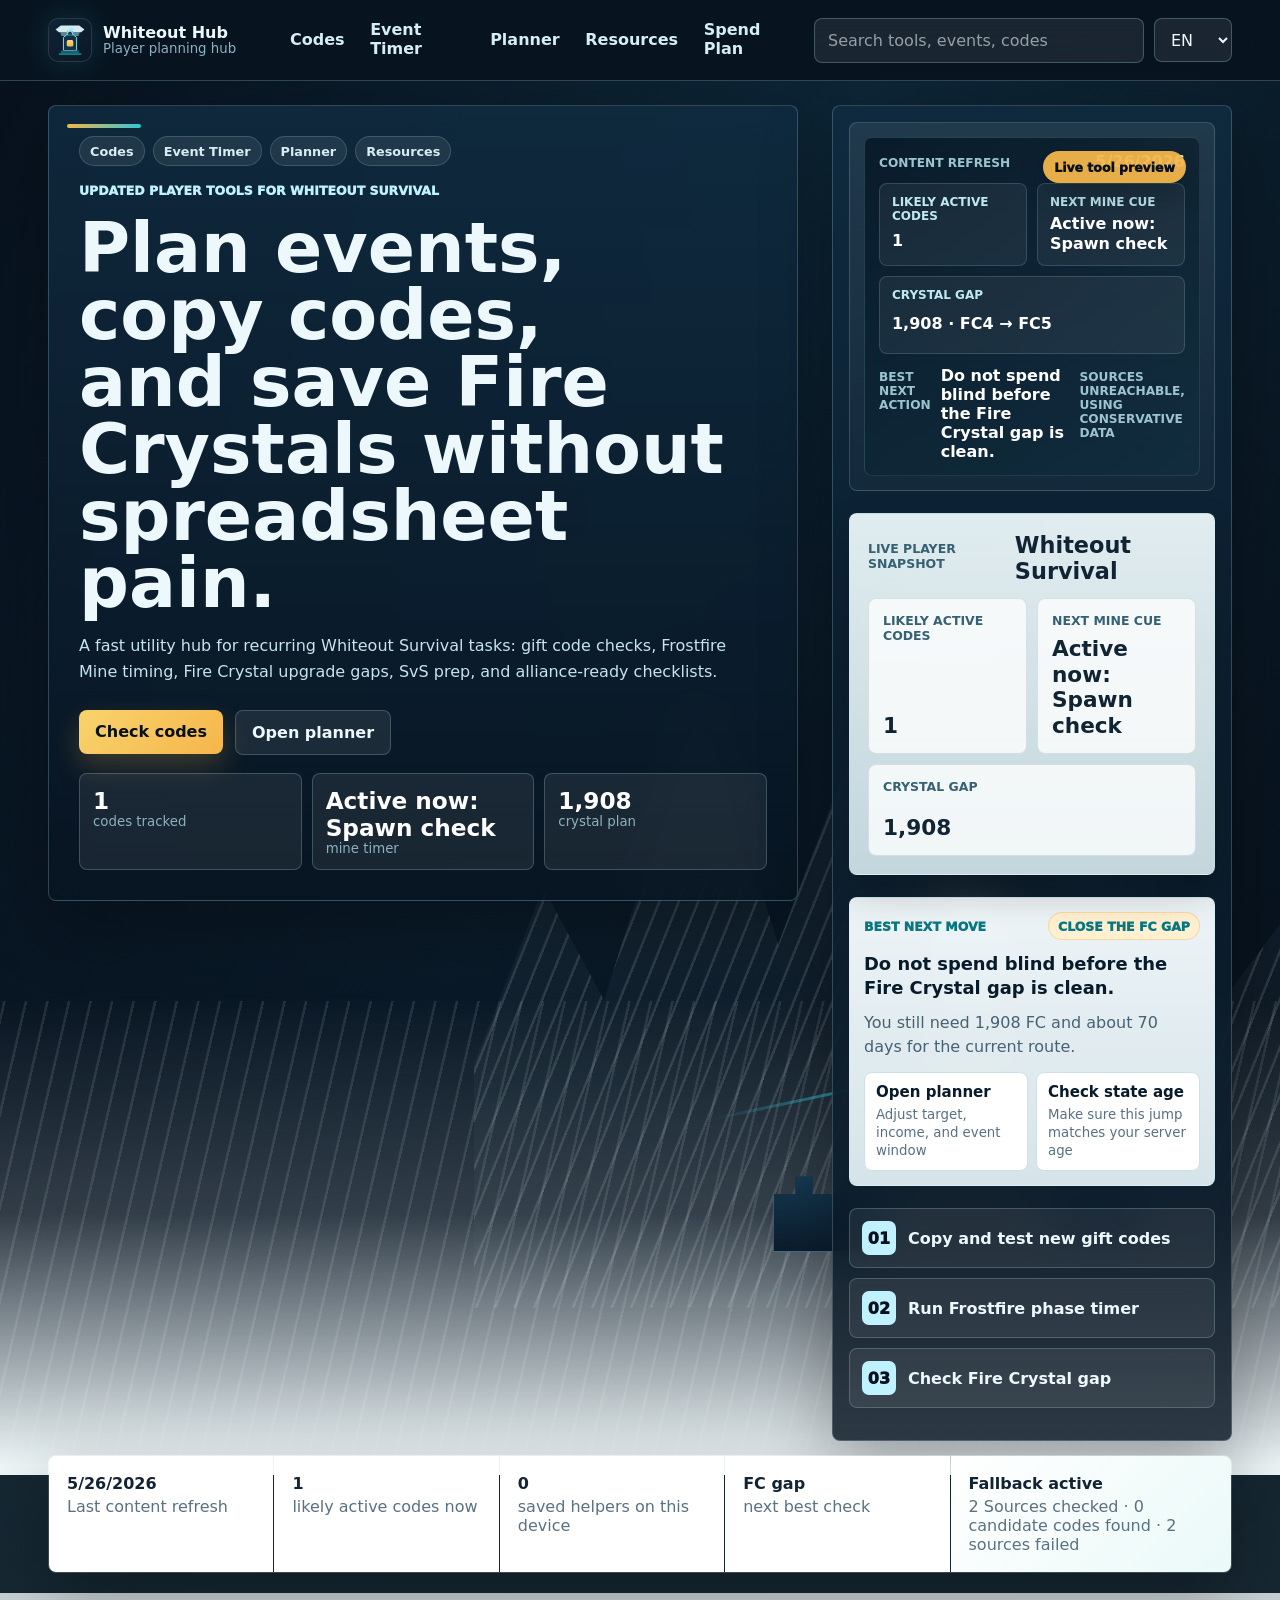
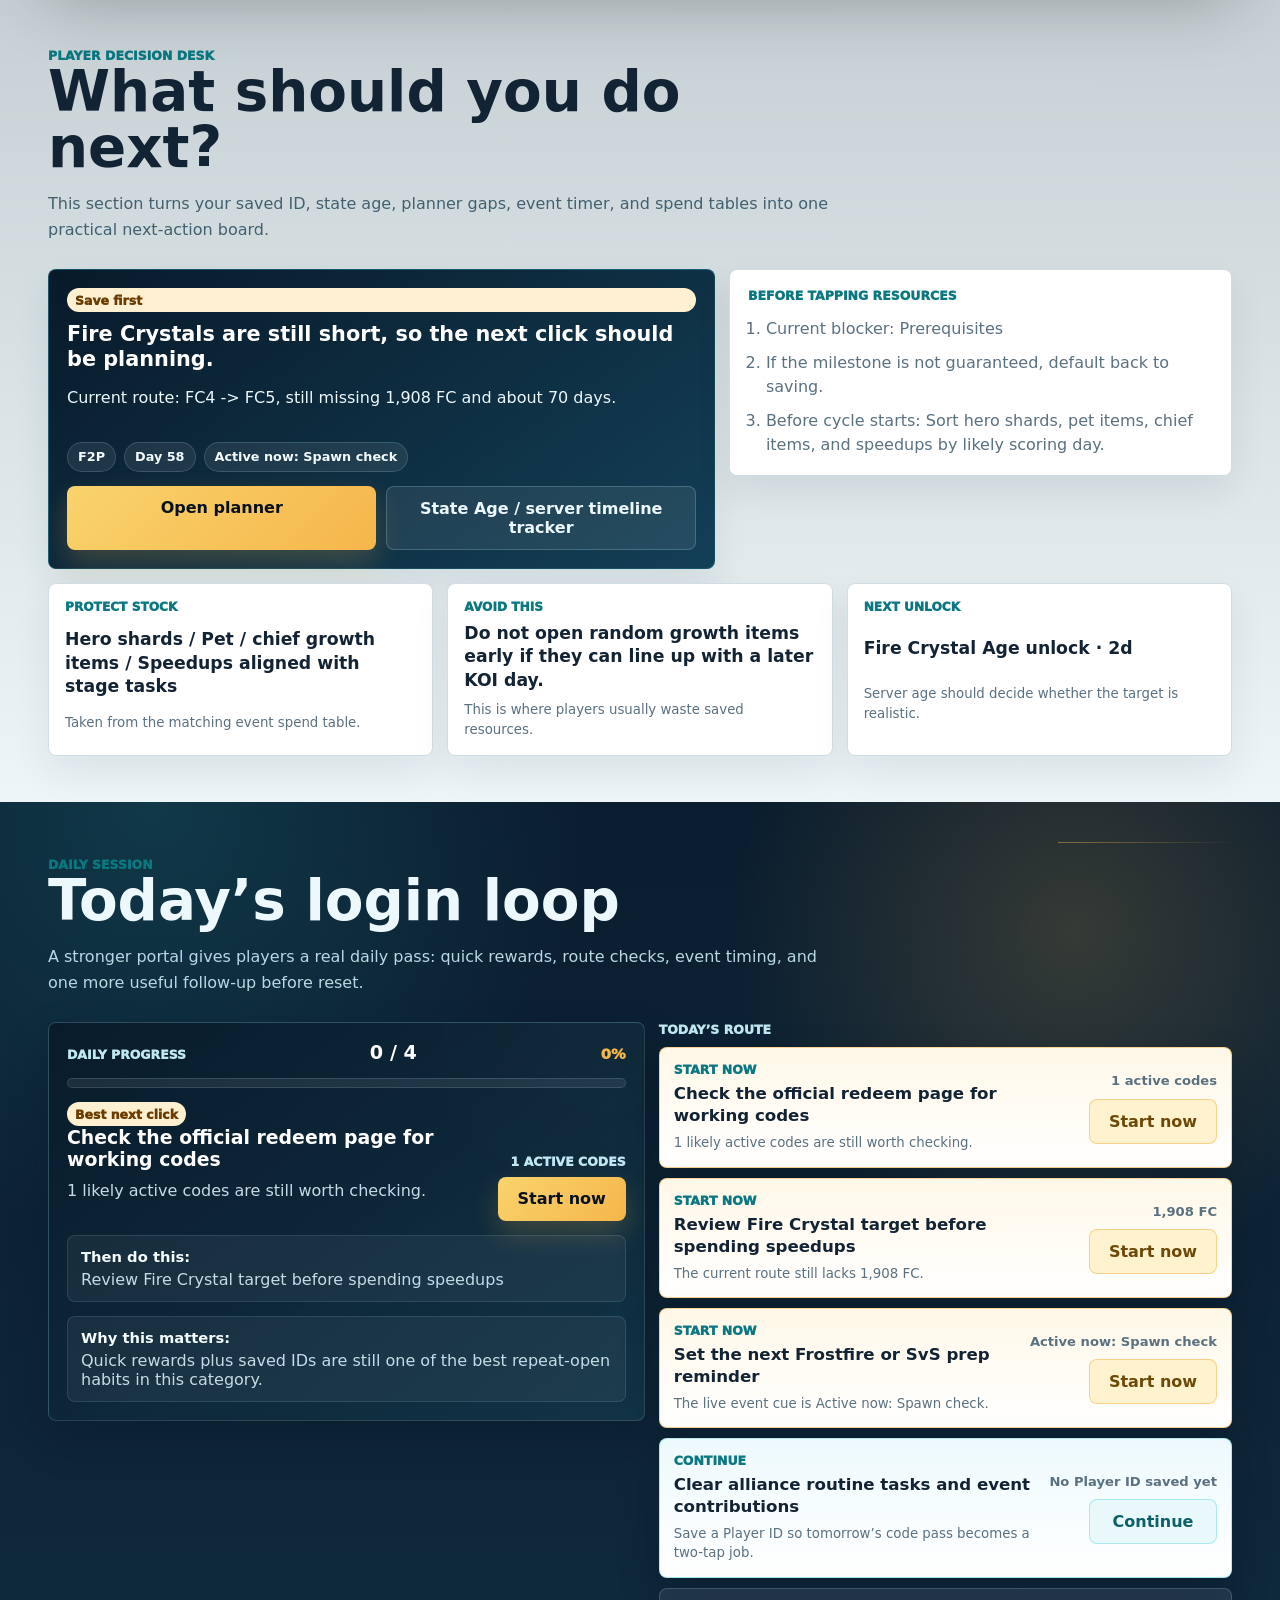
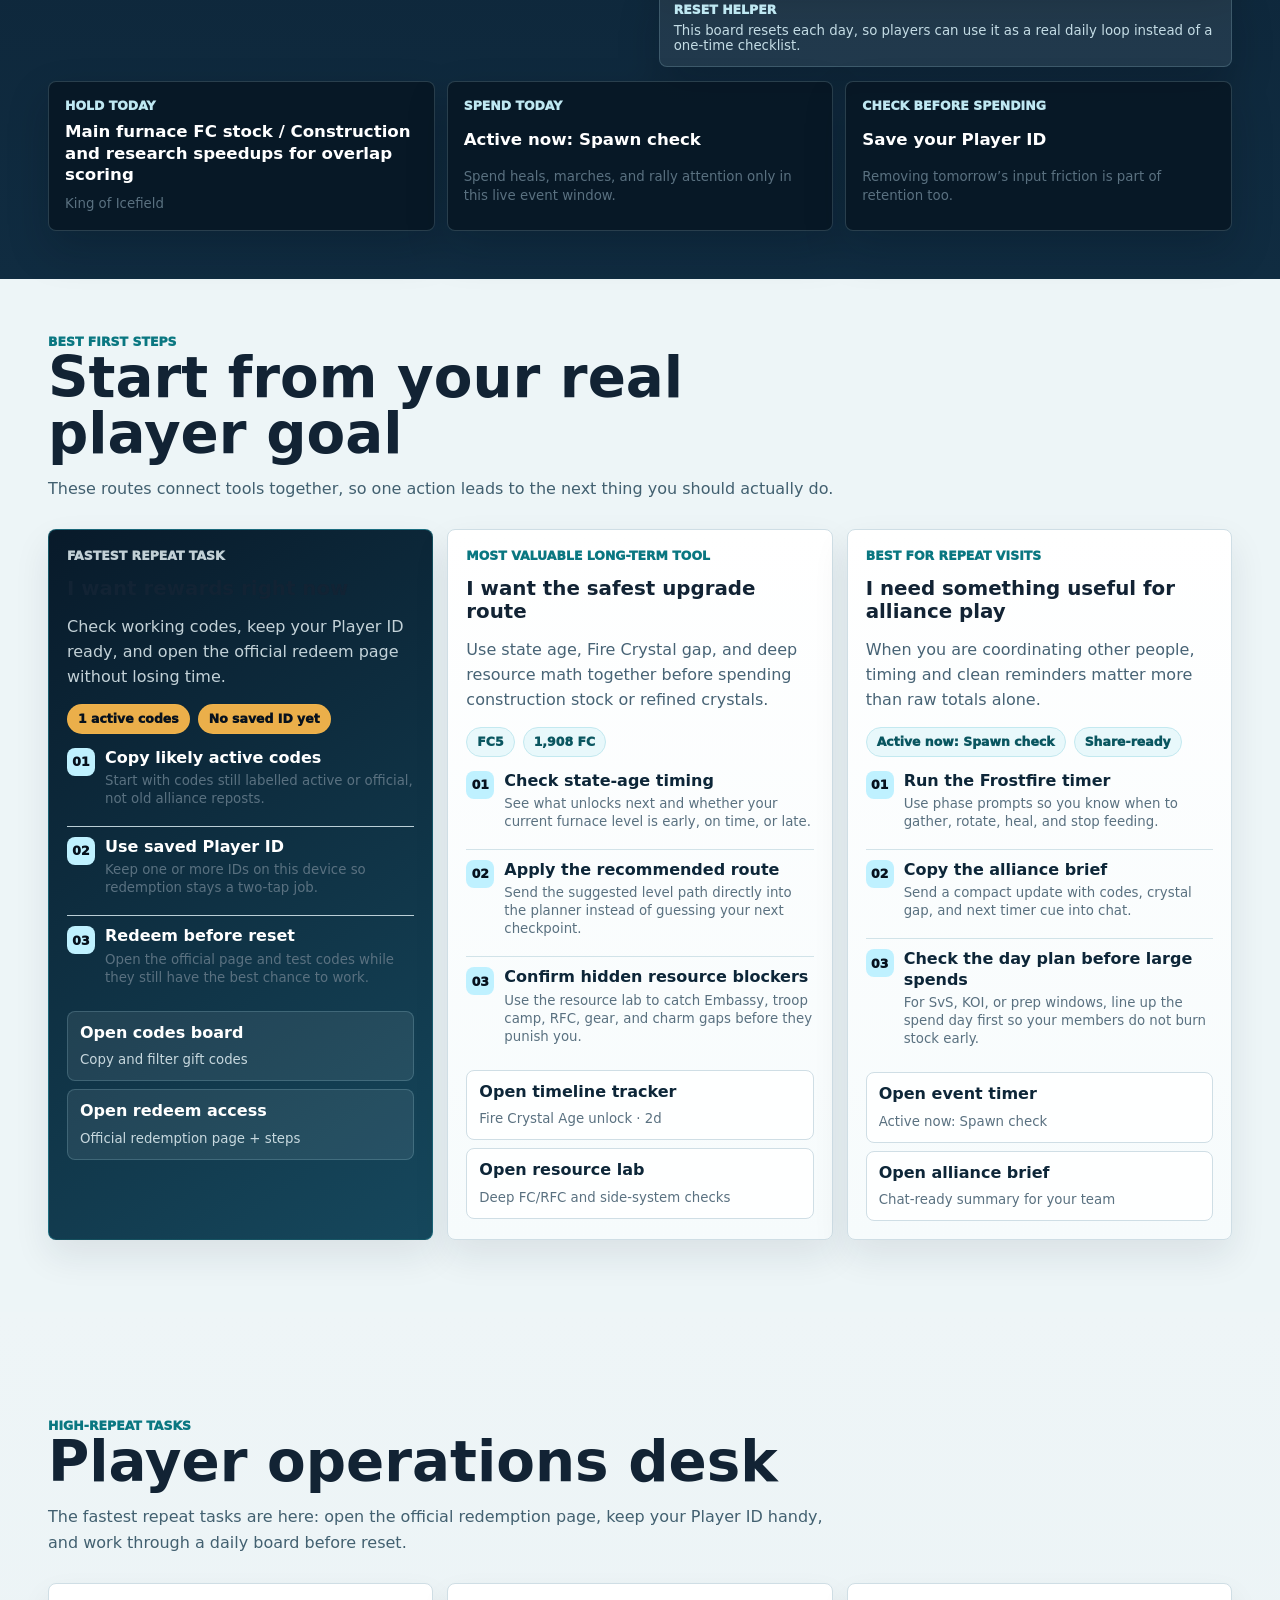
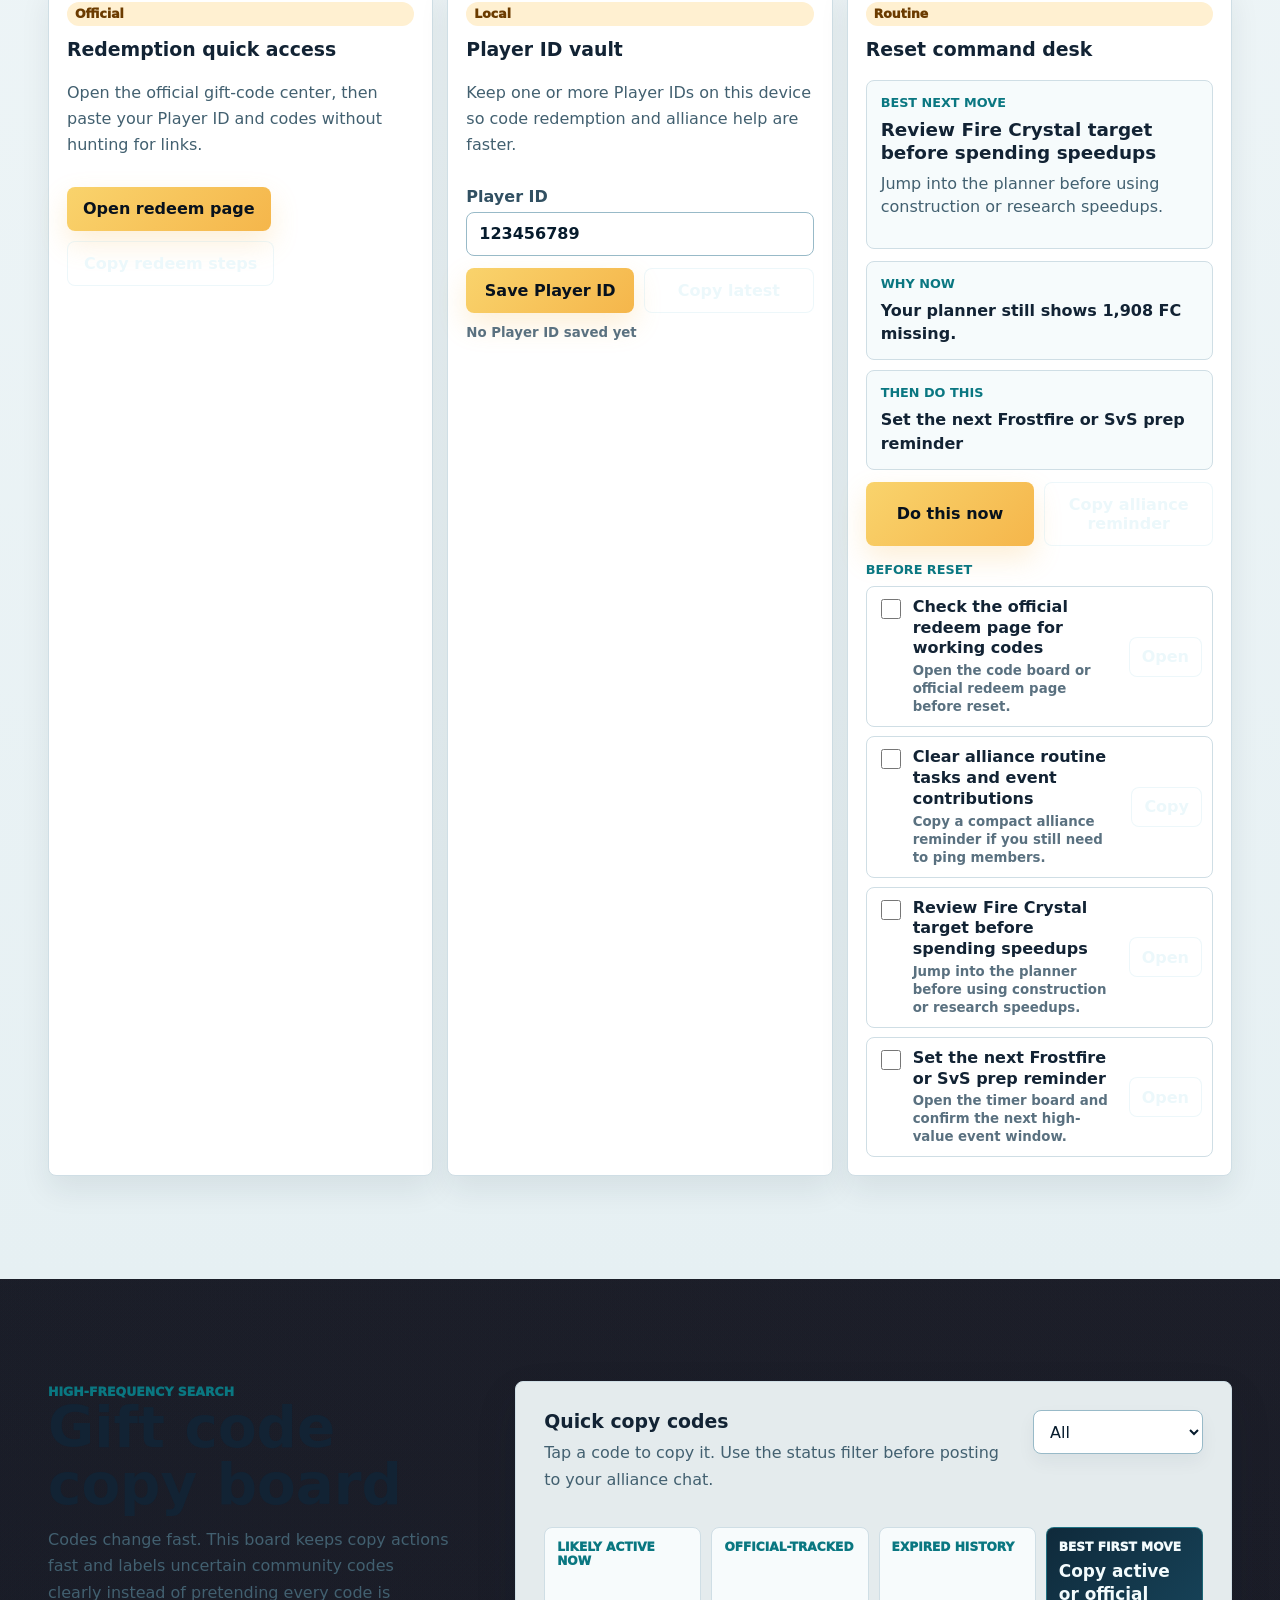
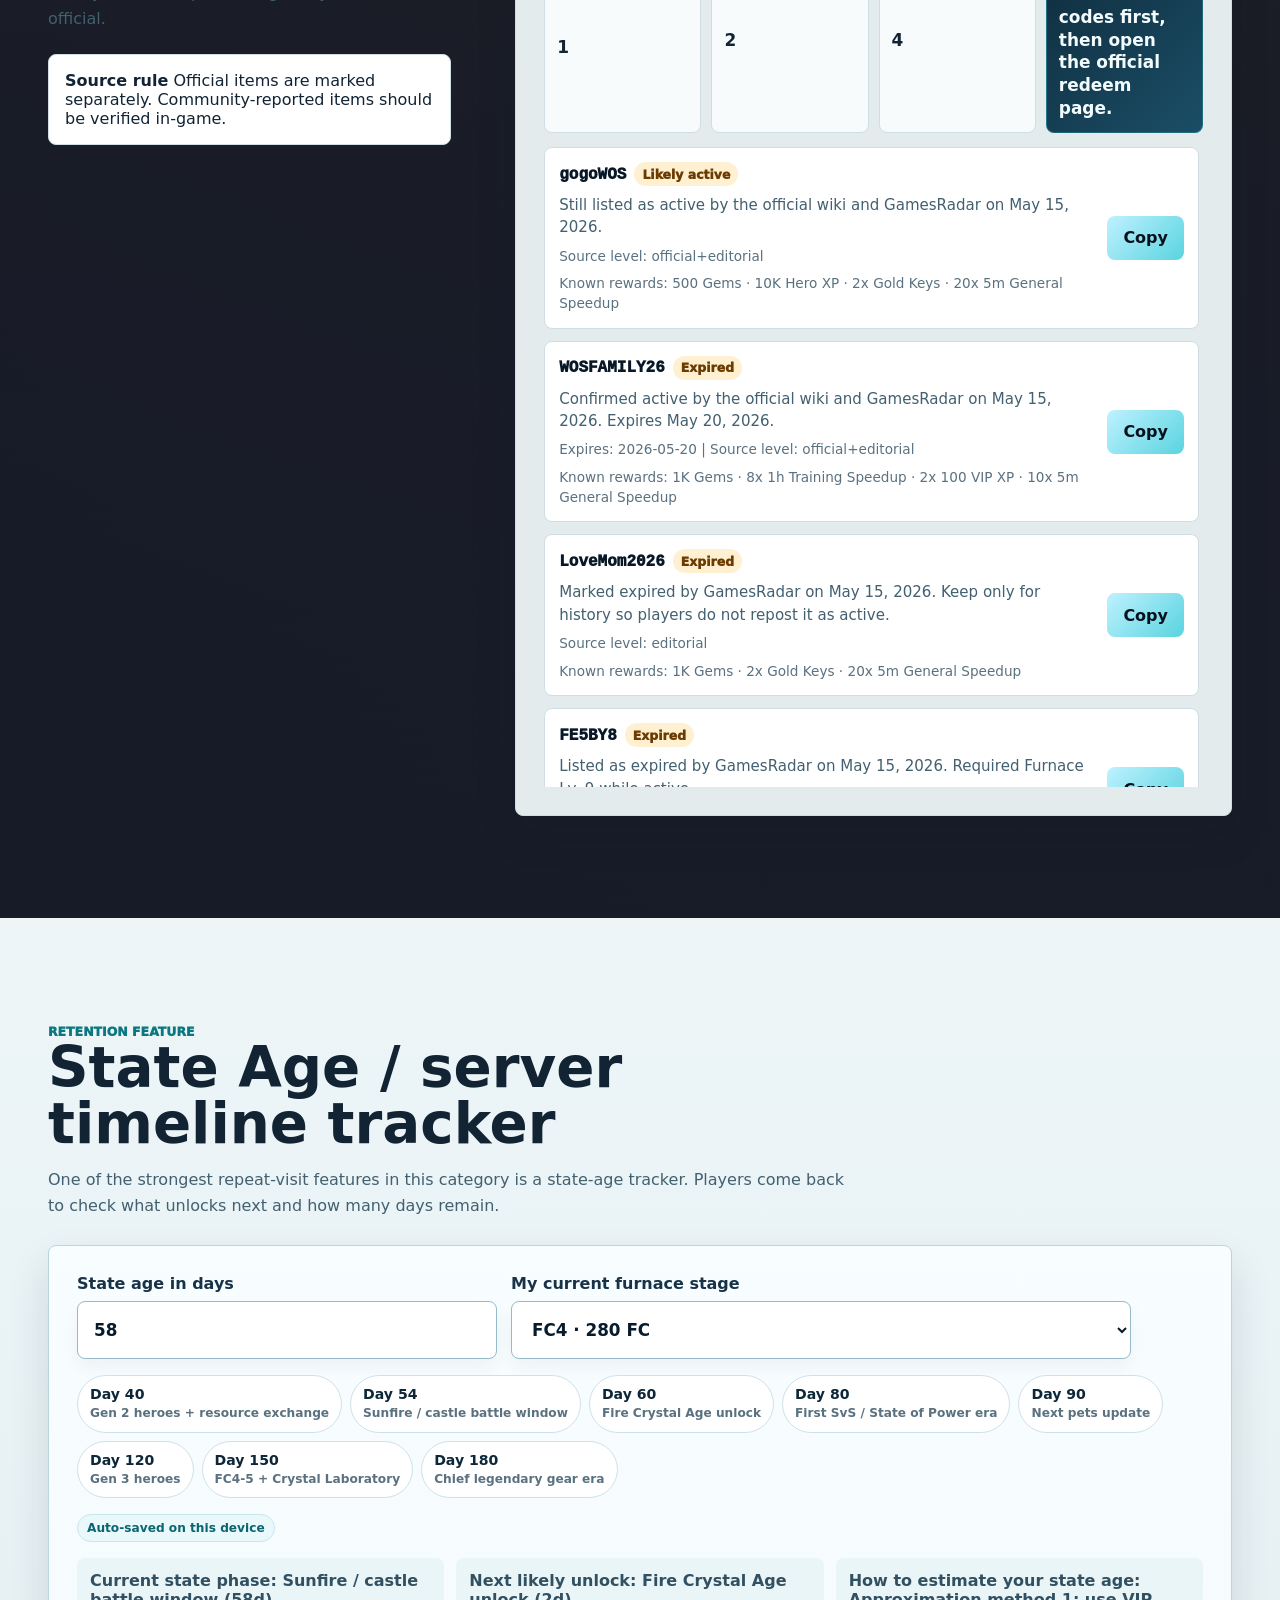
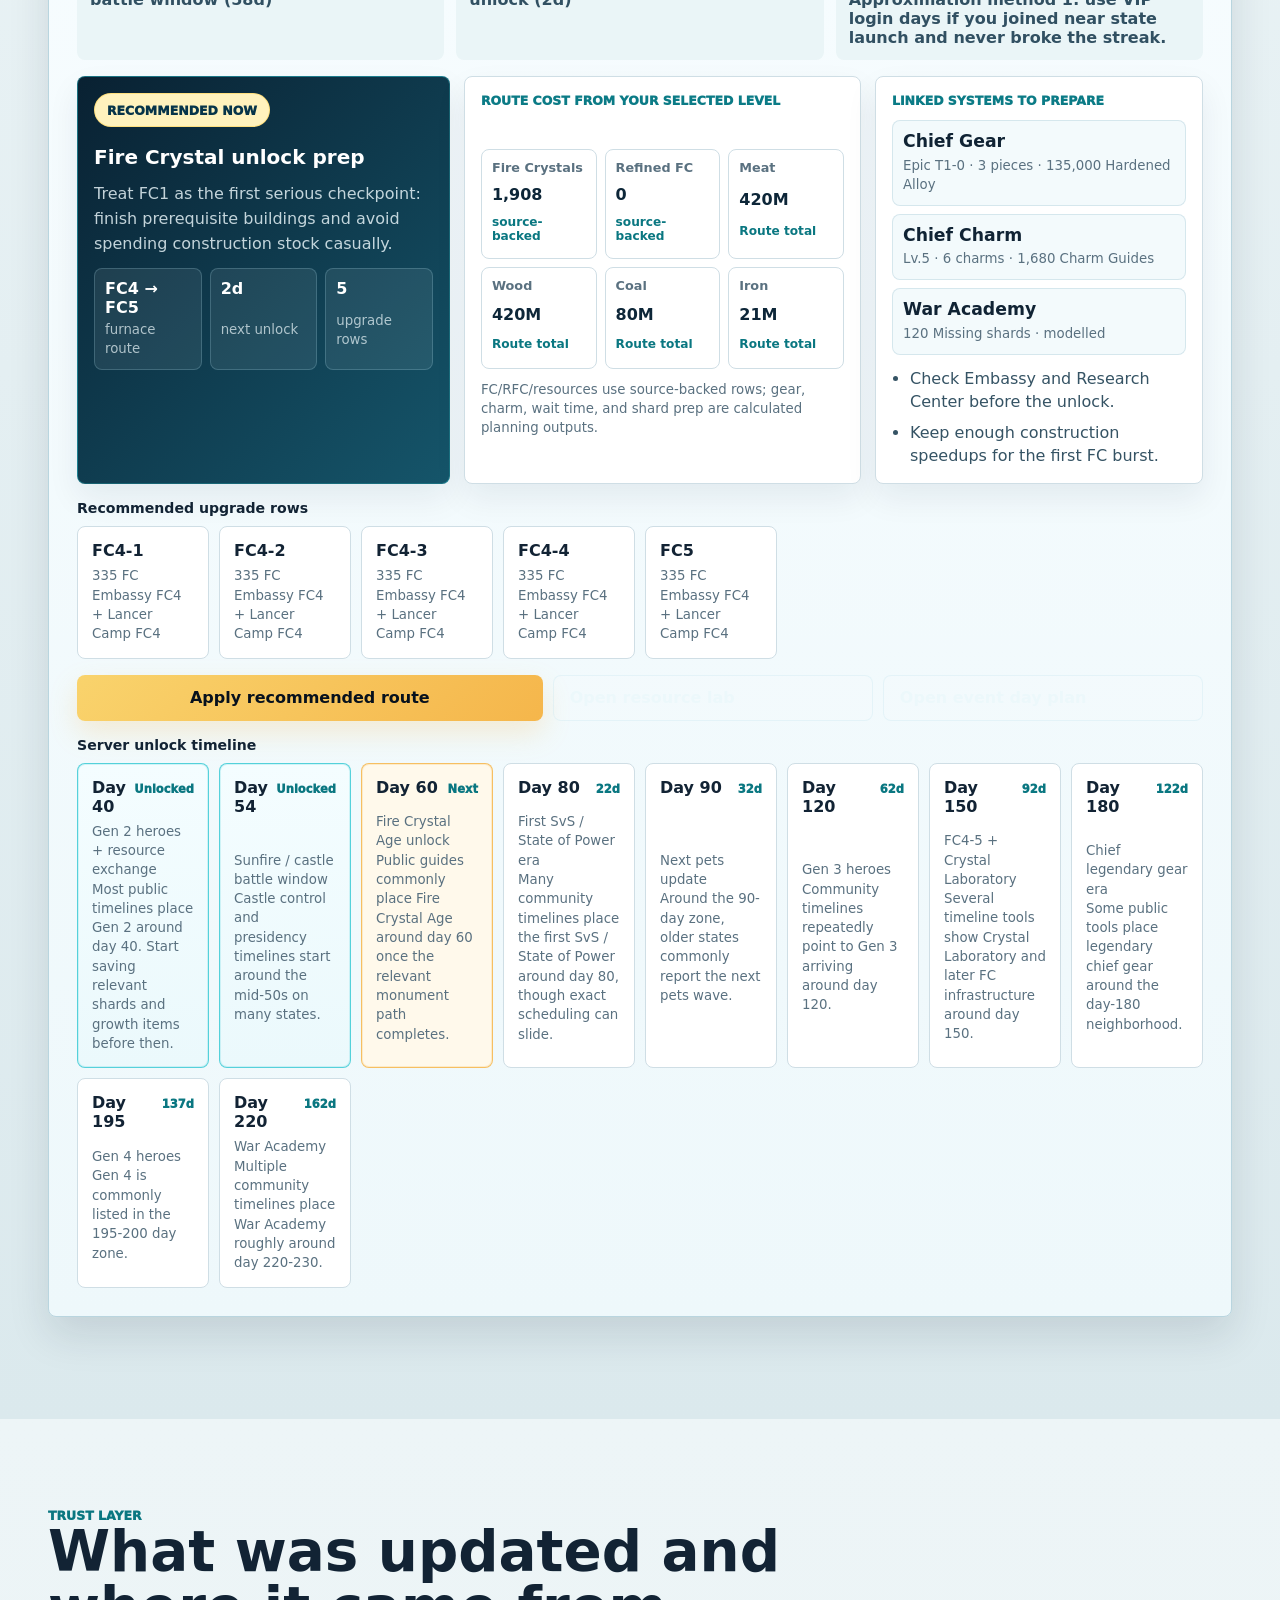
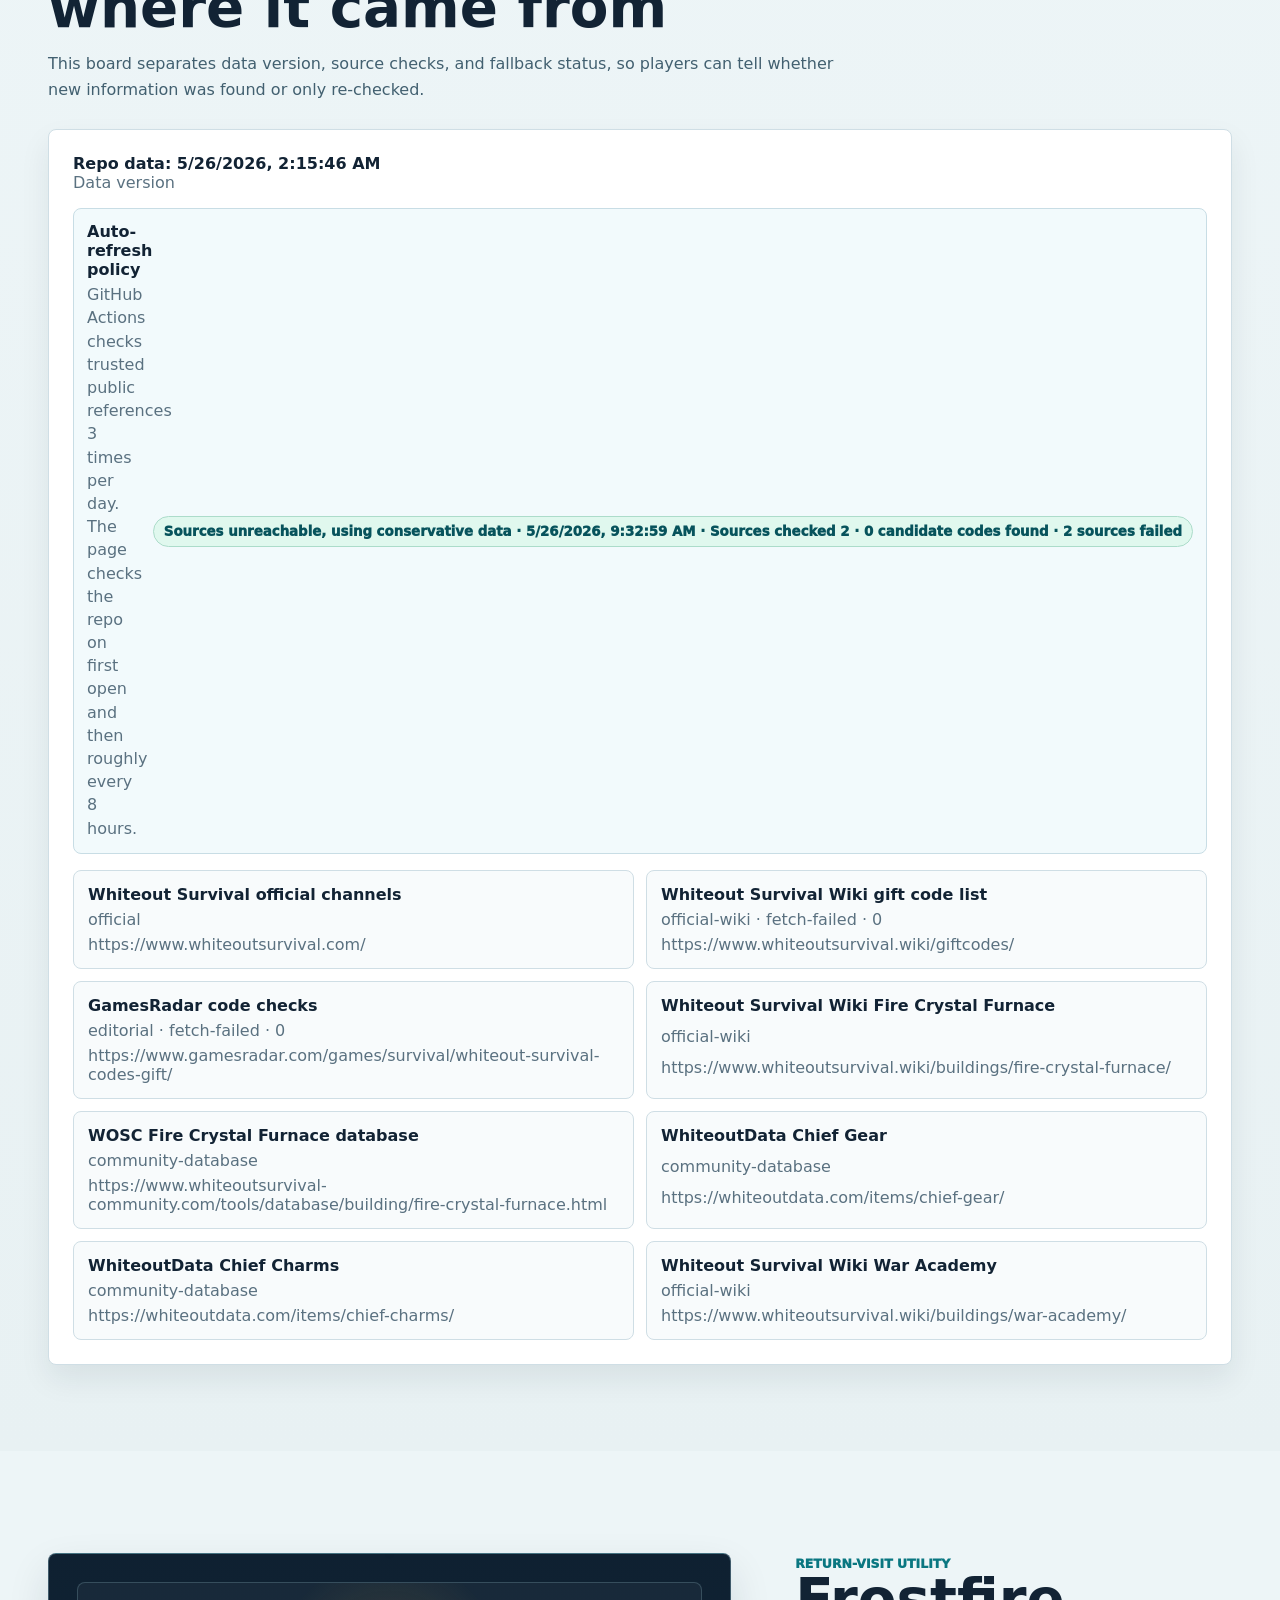
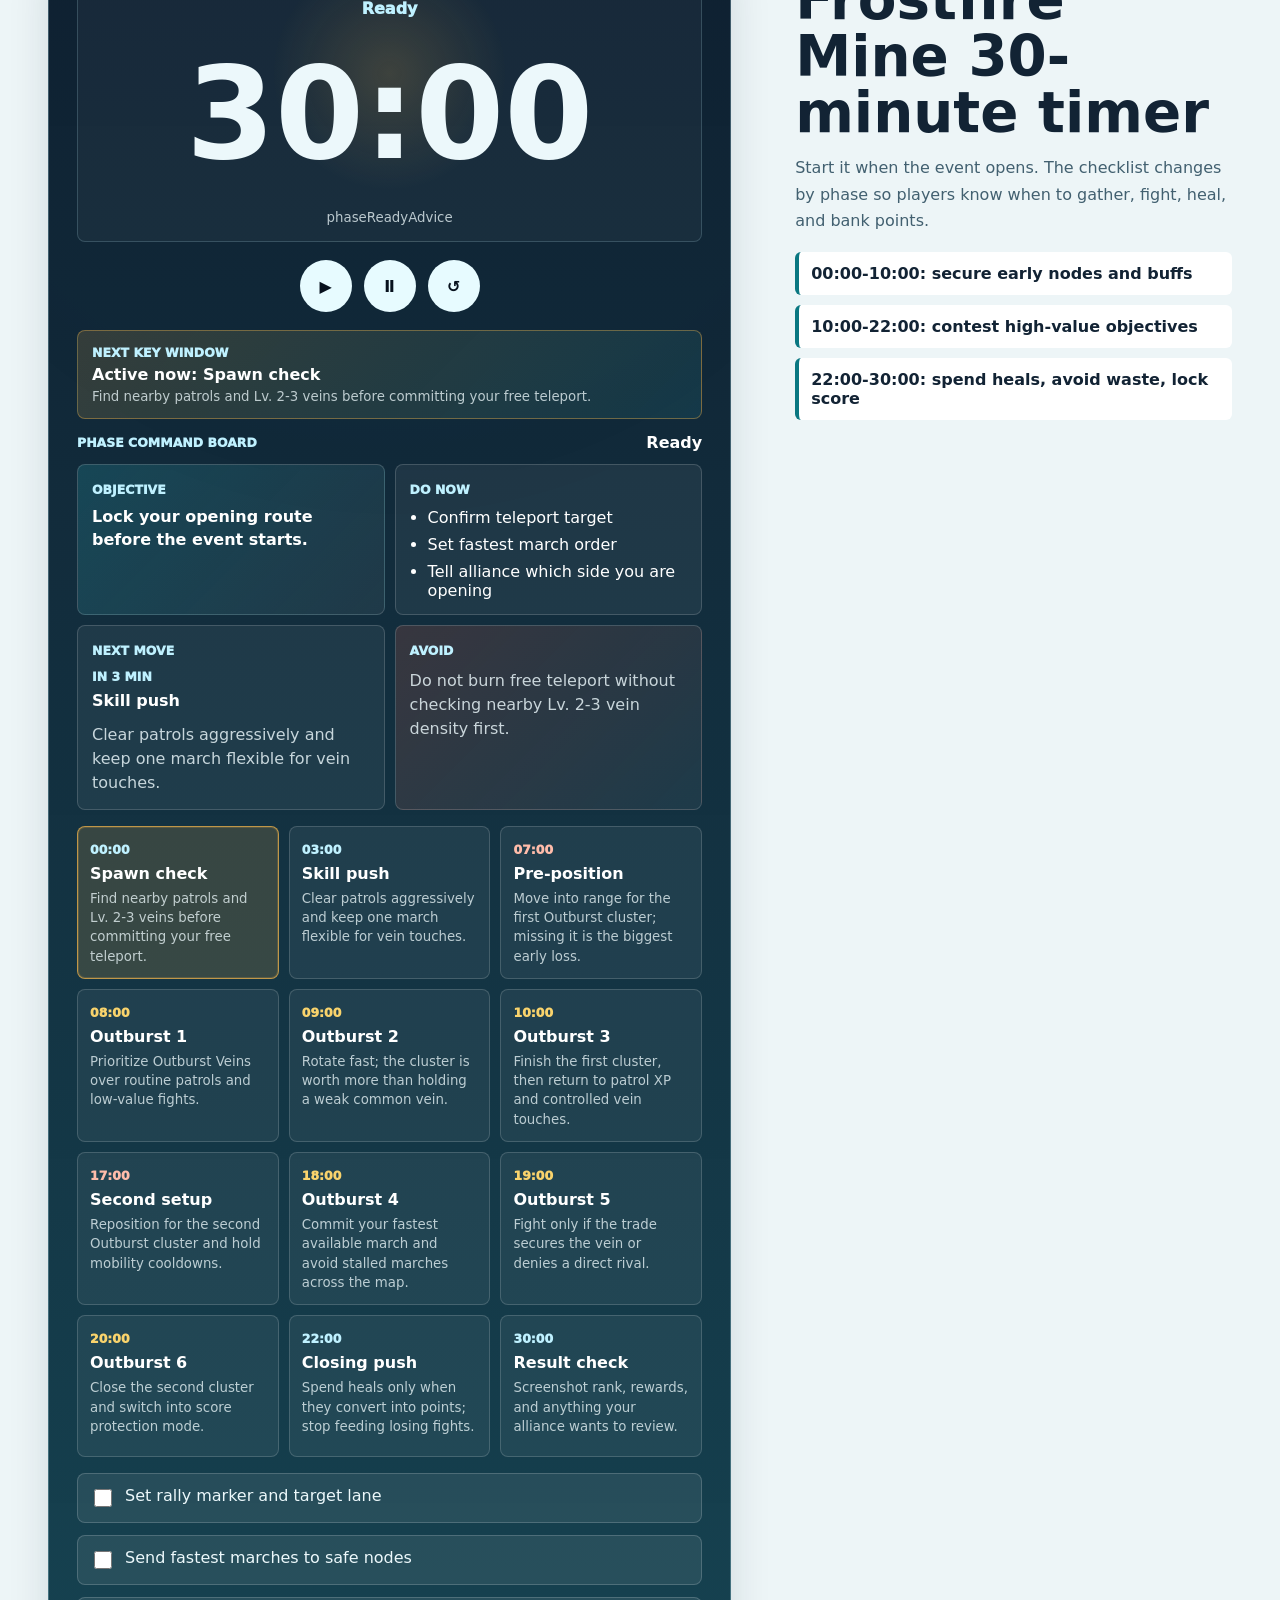
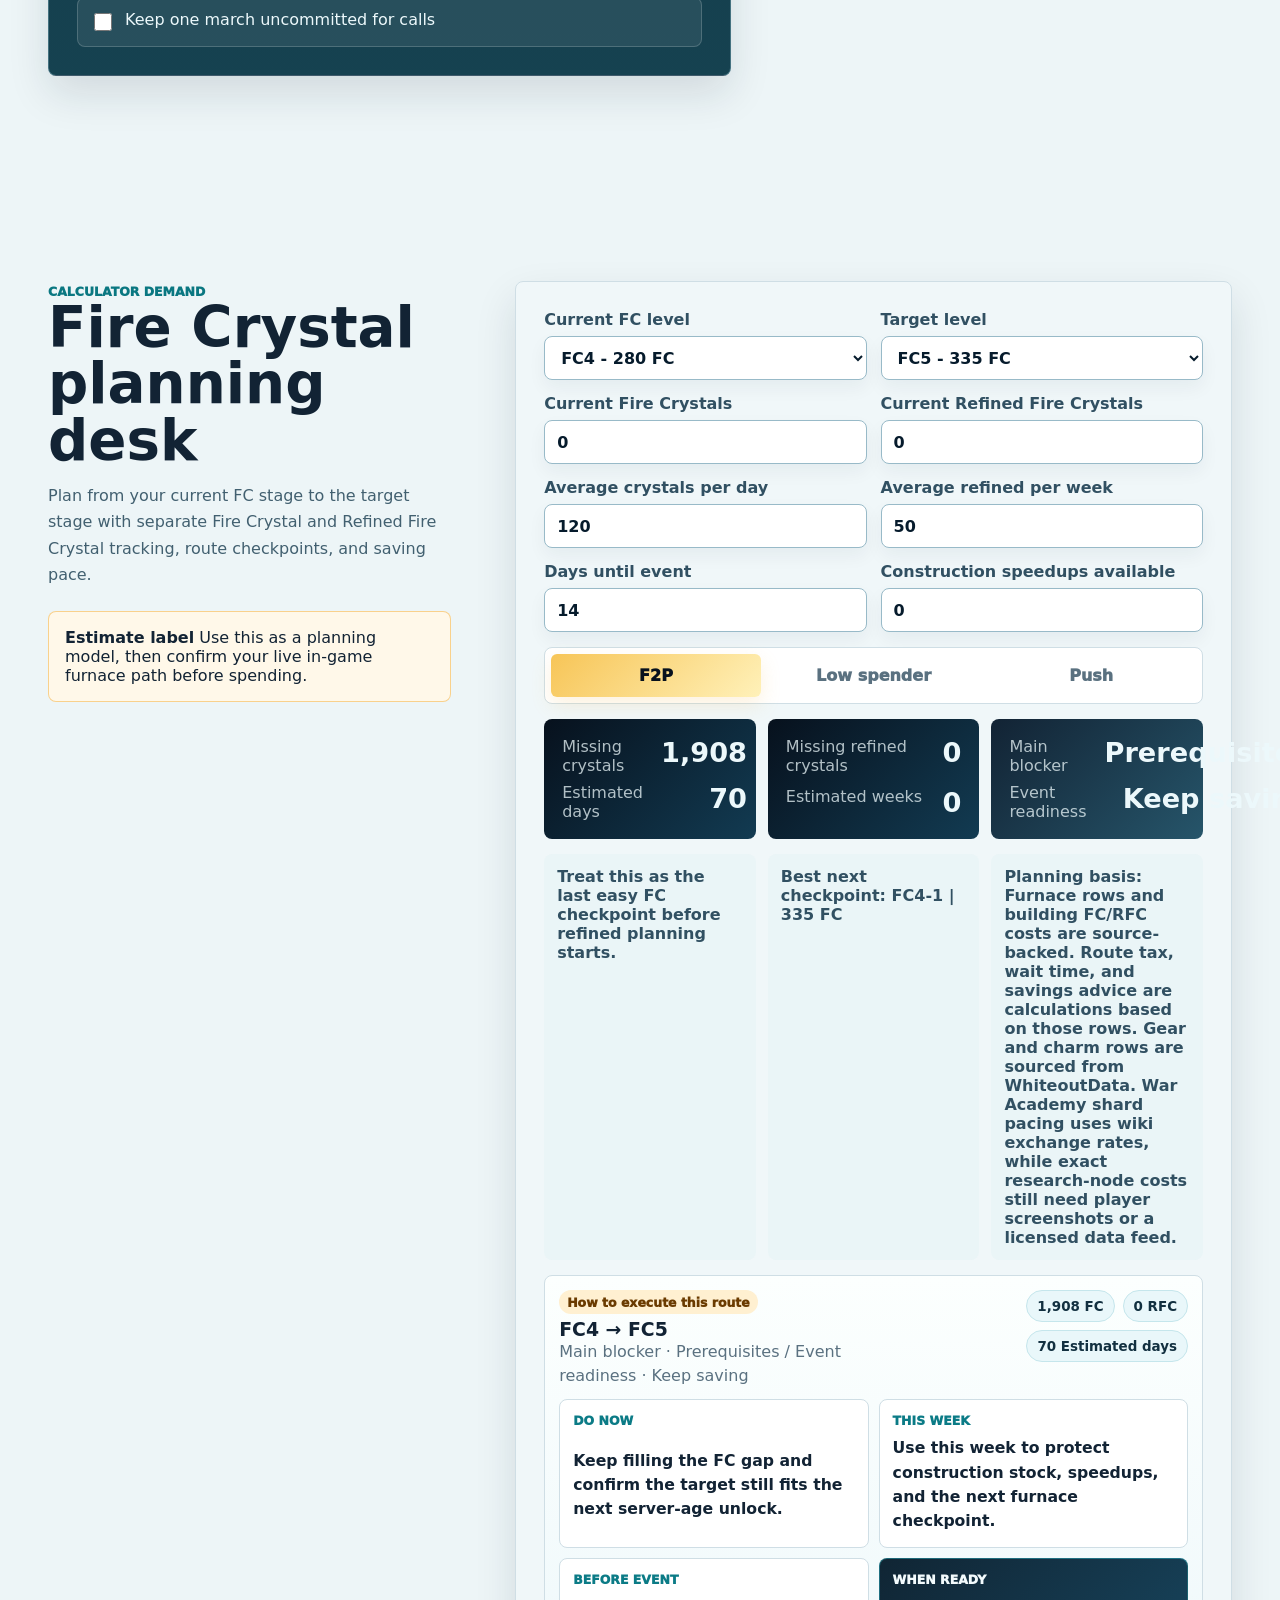
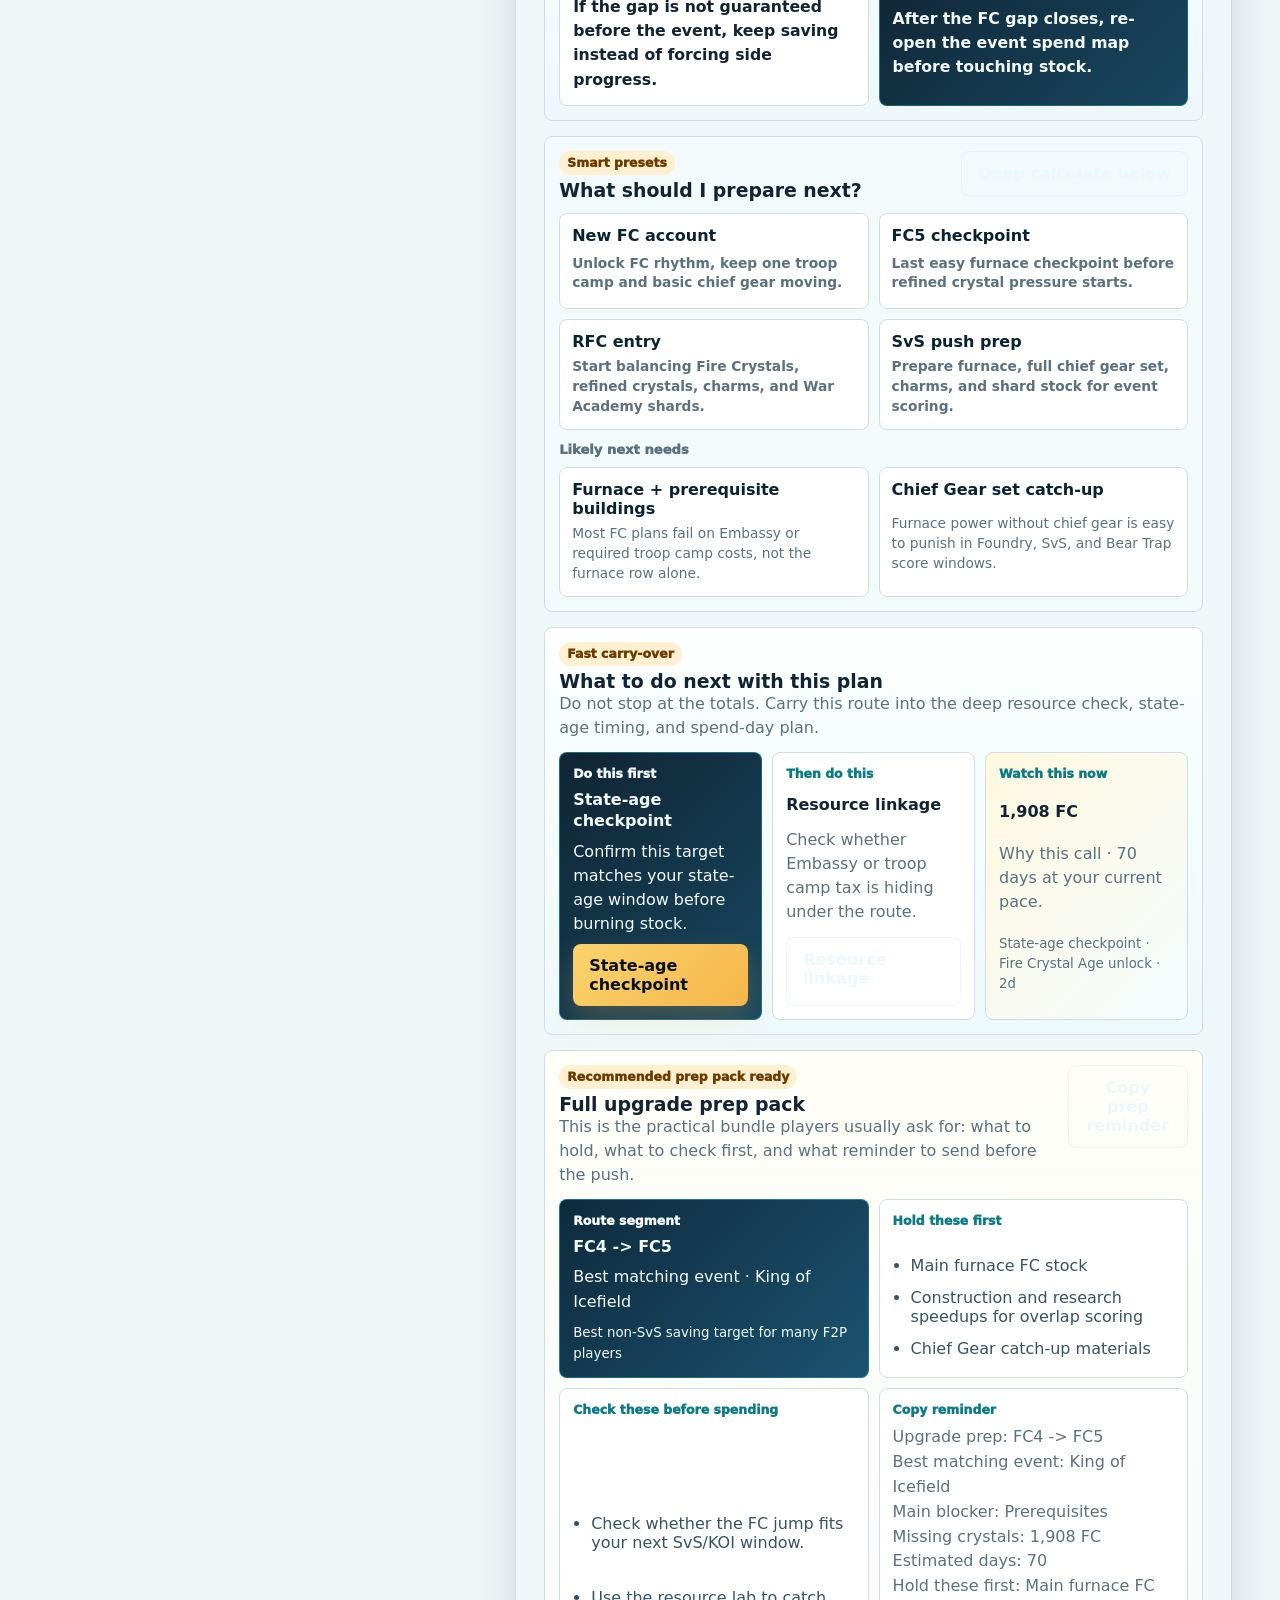
<file: index.html>
<!doctype html>
<html lang="en">
  <head>
    <meta charset="utf-8" />
    <meta name="viewport" content="width=device-width, initial-scale=1" />
    <title>Whiteout Survival Tools - Codes, Event Timers, Fire Crystal Planner</title>
    <meta
      name="description"
      content="Fast Whiteout Survival tools for gift codes, Frostfire Mine timers, Fire Crystal planning, SvS checklist, alliance event prep, and multilingual guides."
    />
    <link rel="canonical" href="https://witheout20.top/" data-domain-href="/" />
    <meta name="robots" content="index,follow,max-image-preview:large,max-snippet:-1,max-video-preview:-1" />
    <meta name="author" content="Whiteout Hub" />
    <meta name="application-name" content="Whiteout Survival Tools" />
    <meta name="apple-mobile-web-app-title" content="Whiteout Hub" />
    <meta property="og:title" content="Whiteout Survival Tools" />
    <meta property="og:description" content="Codes, event timers, planners, and high-frequency guides for Whiteout Survival players." />
    <meta property="og:type" content="website" />
    <meta property="og:url" content="https://witheout20.top/" data-domain-content="/" />
    <meta property="og:image" content="https://witheout20.top/assets/og-whiteout-tools.png" data-domain-content="/assets/og-whiteout-tools.png" />
    <meta name="twitter:card" content="summary_large_image" />
    <meta name="theme-color" content="#0a2236" />
    <meta name="ezoic-site-verification" content="pending" />
    <script data-cfasync="false" src="https://cmp.gatekeeperconsent.com/min.js"></script>
    <script data-cfasync="false" src="https://the.gatekeeperconsent.com/cmp.min.js"></script>
    <script async src="//www.ezojs.com/ezoic/sa.min.js"></script>
    <script>
      window.ezstandalone = window.ezstandalone || {};
      ezstandalone.cmd = ezstandalone.cmd || [];
    </script>
    <script src="//ezoicanalytics.com/analytics.js"></script>
    <link rel="icon" href="assets/favicon.svg" type="image/svg+xml" />
    <link rel="stylesheet" href="styles.css" />
    <script>
      window.__WHITEOUT_ADS__ = {
        provider: "adsense",
        ezoic: {
          enabled: false,
          siteId: "",
          verificationMeta: "pending",
          placements: {
            top: "",
            tools: "",
            guides: ""
          }
        },
        adsense: {
          enabled: true,
          publisherId: "ca-pub-2456404542897668",
          slots: {
            top: "",
            tools: "",
            guides: ""
          }
        }
      };
    </script>
    <script type="application/ld+json">
      {
        "@context": "https://schema.org",
        "@type": "WebSite",
        "name": "Whiteout Survival Tools",
        "url": "https://witheout20.top/",
        "potentialAction": {
          "@type": "SearchAction",
          "target": "https://witheout20.top/?q={search_term_string}",
          "query-input": "required name=search_term_string"
        }
      }
    </script>
    <script type="application/ld+json">
      {
        "@context": "https://schema.org",
        "@type": "SoftwareApplication",
        "name": "Whiteout Survival Tools",
        "applicationCategory": "GameApplication",
        "operatingSystem": "Web",
        "url": "https://witheout20.top/",
        "description": "Browser tools for Whiteout Survival gift codes, Frostfire Mine timing, Fire Crystal planning, resource route calculations, and alliance briefs.",
        "offers": {
          "@type": "Offer",
          "price": "0",
          "priceCurrency": "USD"
        }
      }
    </script>
    <script type="application/ld+json">
      {
        "@context": "https://schema.org",
        "@type": "FAQPage",
        "mainEntity": [
          {
            "@type": "Question",
            "name": "What can I calculate with Whiteout Survival Tools?",
            "acceptedAnswer": {
              "@type": "Answer",
              "text": "You can check gift codes, run a Frostfire Mine phase timer, estimate Fire Crystal and Refined Fire Crystal gaps, plan Furnace routes, and calculate Chief Gear, Chief Charm, and War Academy material pacing."
            }
          },
          {
            "@type": "Question",
            "name": "Does the site save my Whiteout Survival planning data?",
            "acceptedAnswer": {
              "@type": "Answer",
              "text": "The site saves planner inputs, resource settings, Player IDs, region notes, checklist state, and timer state locally on your device so you can continue after refreshing."
            }
          },
          {
            "@type": "Question",
            "name": "How often is Whiteout Survival code and planning data refreshed?",
            "acceptedAnswer": {
              "@type": "Answer",
              "text": "The page checks for newer local data on first open and then roughly every eight hours. The maintenance script is designed for three refreshes per day and filters expired codes from the active view."
            }
          }
        ]
      }
    </script>
  </head>
  <body>
    <header class="topbar">
      <a class="brand" href="#home" aria-label="Whiteout Hub home">
        <span class="brand-mark"><img src="assets/logo-mark.svg" alt="Whiteout Hub logo" /></span>
        <span>
          <strong data-i18n="brand">Whiteout Hub</strong>
          <small data-i18n="brandSub">Player planning hub</small>
        </span>
      </a>
      <nav aria-label="Primary navigation">
        <a href="#codes" data-i18n="navCodes">Codes</a>
        <a href="#timer" data-i18n="navTimer">Event Timer</a>
        <a href="#planner" data-i18n="navPlanner">Planner</a>
        <a href="#resource-lab" data-i18n="navResource">Resources</a>
        <a href="#day-plan" data-i18n="navGuides">Spend Plan</a>
      </nav>
      <div class="top-actions">
        <label class="search-box">
          <span class="sr-only" data-i18n="searchLabel">Search</span>
          <input id="siteSearch" type="search" autocomplete="off" placeholder="Search tools, events, codes" data-i18n-placeholder="searchPlaceholder" />
        </label>
        <select id="langSelect" aria-label="Language">
          <option value="en">EN</option>
          <option value="zh-CN">简中</option>
          <option value="zh-TW">繁中</option>
        </select>
      </div>
    </header>

    <main id="home">
      <section class="hero-section">
        <div class="hero-arena" aria-hidden="true">
          <div class="skyline"></div>
          <div class="furnace-core"></div>
          <div class="fort fort-a"></div>
          <div class="fort fort-b"></div>
          <div class="march-line line-a"></div>
          <div class="march-line line-b"></div>
        </div>
        <div class="hero-copy panel-glass">
          <div class="hero-pill-row" aria-label="Core tools">
            <span class="hero-pill" data-i18n="navCodes">Codes</span>
            <span class="hero-pill" data-i18n="navTimer">Event Timer</span>
            <span class="hero-pill" data-i18n="navPlanner">Planner</span>
            <span class="hero-pill" data-i18n="navResource">Resources</span>
          </div>
          <span class="eyebrow" data-i18n="heroEyebrow">Updated player tools for Whiteout Survival</span>
          <h1 data-i18n="heroTitle">Plan events, copy codes, and save Fire Crystals without spreadsheet pain.</h1>
          <p data-i18n="heroText">
            A fast utility hub for recurring Whiteout Survival tasks: gift code checks, Frostfire Mine timing, Fire Crystal upgrade gaps, SvS prep, and alliance-ready checklists.
          </p>
          <div class="hero-actions">
            <a class="button primary" href="#codes" data-i18n="ctaCodes">Check codes</a>
            <a class="button secondary" href="#planner" data-i18n="ctaPlanner">Open planner</a>
          </div>
          <div class="hero-kpis" aria-label="Project status">
            <span><strong id="heroKpiCodes">0</strong><small data-i18n="kpiCodes">codes tracked</small></span>
            <span><strong id="heroKpiTimer">30m</strong><small data-i18n="kpiTimer">mine timer</small></span>
            <span><strong id="heroKpiPlanner">F30-FC10</strong><small data-i18n="kpiPlanner">crystal plan</small></span>
          </div>
        </div>
        <aside class="command-panel panel-glass hero-visual-panel">
          <div class="hero-preview-frame">
            <div class="hero-preview-stage" id="heroPreviewStage"></div>
            <span class="hero-preview-badge" data-i18n="heroPreviewBadge">Live tool preview</span>
          </div>
          <div class="hero-live-snapshot" id="heroLiveSnapshot"></div>
          <div class="hero-action-rail" id="heroActionRail"></div>
          <div class="command-list hero-quick-links">
            <a href="#codes"><span>01</span><strong data-i18n="commandCode">Copy and test new gift codes</strong></a>
            <a href="#timer"><span>02</span><strong data-i18n="commandTimer">Run Frostfire phase timer</strong></a>
            <a href="#planner"><span>03</span><strong data-i18n="commandPlanner">Check Fire Crystal gap</strong></a>
          </div>
        </aside>
      </section>

      <section class="status-strip" aria-label="Live utility status">
        <div>
          <strong id="lastUpdated">2026-05-15</strong>
          <span data-i18n="updatedLabel">Last content refresh</span>
        </div>
        <div>
          <strong id="statusCodesValue">0</strong>
          <span data-i18n="statusCodesLabel">likely active codes now</span>
        </div>
        <div>
          <strong id="statusMemoryValue">0</strong>
          <span data-i18n="statusMemoryLabel">saved helpers on this device</span>
        </div>
        <div>
          <strong id="statusFocusValue">-</strong>
          <span data-i18n="statusFocusLabel">next best check</span>
        </div>
        <div class="status-wide">
          <strong id="statusRefreshValue">-</strong>
          <span id="statusRefreshDetail" data-i18n="refreshPolicyLabel">Auto-refresh policy</span>
        </div>
      </section>

      <section id="decision" class="decision-section">
        <div class="section-heading decision-heading">
          <span class="eyebrow" data-i18n="decisionEyebrow">Player decision desk</span>
          <h2 data-i18n="decisionTitle">What should you do next?</h2>
          <p data-i18n="decisionText">This section turns your saved ID, state age, planner gaps, event timer, and spend tables into one practical next-action board.</p>
        </div>
        <div class="decision-board" id="decisionBoard"></div>
      </section>

      <section id="daily-cockpit" class="daily-cockpit-section">
        <div class="section-heading daily-cockpit-heading">
          <span class="eyebrow" data-i18n="dailyCockpitEyebrow">Daily session</span>
          <h2 data-i18n="dailyCockpitTitle">Today’s login loop</h2>
          <p data-i18n="dailyCockpitText">A stronger portal gives players a real daily pass: quick rewards, route checks, event timing, and one more useful follow-up before reset.</p>
        </div>
        <div class="daily-cockpit-board" id="dailyCockpitBoard"></div>
      </section>

      <section class="mission-section">
        <div class="section-heading mission-heading">
          <span class="eyebrow" id="missionEyebrow" data-i18n="missionEyebrow">Best first steps</span>
          <h2 id="missionTitle" data-i18n="missionTitle">Start from your real player goal</h2>
          <p id="missionText" data-i18n="missionText">These routes connect tools together, so one action leads to the next thing you should actually do.</p>
        </div>
        <div class="mission-grid" id="missionGrid"></div>
      </section>

      <section class="ad-band ad-band-compact" aria-label="Advertisement" data-ad-slot-key="top" data-ezoic-name="top_of_page"></section>


      <section id="ops" class="ops-section">
        <div class="section-heading">
          <span class="eyebrow" data-i18n="opsEyebrow">High-repeat tasks</span>
          <h2 data-i18n="opsTitle">Player operations desk</h2>
          <p data-i18n="opsText">The fastest repeat tasks are here: open the official redemption page, keep your Player ID handy, and work through a daily board before reset.</p>
        </div>
        <div class="ops-grid">
          <article class="ops-card searchable" data-search="redeem player id official redemption gift code whiteout survival">
            <span class="tag" data-i18n="opsOfficialTag">Official</span>
            <h3 data-i18n="opsRedeemTitle">Redemption quick access</h3>
            <p data-i18n="opsRedeemText">Open the official gift-code center, then paste your Player ID and codes without hunting for links.</p>
            <div class="ops-actions">
              <a class="button primary" href="https://wos-giftcode.centurygame.com/" target="_blank" rel="noreferrer" data-i18n="opsRedeemButton">Open redeem page</a>
              <button class="button secondary" type="button" id="copyRedeemGuide" data-i18n="opsGuideButton">Copy redeem steps</button>
            </div>
          </article>
          <article class="ops-card searchable" data-search="player id note whiteout survival id save">
            <span class="tag" data-i18n="opsLocalTag">Local</span>
            <h3 data-i18n="opsIdTitle">Player ID vault</h3>
            <p data-i18n="opsIdText">Keep one or more Player IDs on this device so code redemption and alliance help are faster.</p>
            <label>
              <span data-i18n="opsIdLabel">Player ID</span>
              <input id="playerIdInput" type="text" inputmode="numeric" autocomplete="off" placeholder="123456789" />
            </label>
            <div class="ops-actions compact">
              <button class="button primary" type="button" id="savePlayerId" data-i18n="opsSaveId">Save Player ID</button>
              <button class="button secondary" type="button" id="copyPlayerId" data-i18n="opsCopyLastId">Copy latest</button>
            </div>
            <small id="savedPlayerId" class="ops-meta"></small>
            <div class="player-id-list" id="playerIdList"></div>
          </article>
          <article class="ops-card searchable" data-search="daily checklist reset bear trap alliance mobilization intel furnace whiteout survival">
            <span class="tag" data-i18n="opsRoutineTag">Routine</span>
            <h3 data-i18n="opsRoutineTitle">Before-reset board</h3>
            <div class="ops-briefing" id="opsBriefing"></div>
          </article>
        </div>
      </section>

      <section id="codes" class="section-grid">
        <div class="section-copy">
          <span class="eyebrow" data-i18n="codesEyebrow">High-frequency search</span>
          <h2 data-i18n="codesTitle">Gift code copy board</h2>
          <p data-i18n="codesText">Codes change fast. This board keeps copy actions fast and labels uncertain community codes clearly instead of pretending every code is official.</p>
          <div class="source-note">
            <strong data-i18n="sourceRuleTitle">Source rule</strong>
            <span data-i18n="sourceRuleText">Official items are marked separately. Community-reported items should be verified in-game.</span>
          </div>
        </div>
        <div class="tool-card">
          <div class="tool-head">
            <div>
              <h3 data-i18n="codesCardTitle">Quick copy codes</h3>
              <p data-i18n="codesCardText">Tap a code to copy it. Use the status filter before posting to your alliance chat.</p>
            </div>
            <select id="codeFilter" aria-label="Code status filter">
              <option value="all" data-i18n="filterAll">All</option>
              <option value="active" data-i18n="filterActive">Likely active</option>
              <option value="check" data-i18n="filterCheck">Needs check</option>
              <option value="expired" data-i18n="filterExpired">Expired reports</option>
              <option value="official" data-i18n="filterOfficial">Official</option>
            </select>
          </div>
          <div class="codes-summary" id="codesSummary"></div>
          <div id="codesList" class="codes-list"></div>
        </div>
      </section>

      <section id="timeline" class="guides-section timeline-section">
        <div class="section-heading">
          <span class="eyebrow" data-i18n="timelineEyebrow">Retention feature</span>
          <h2 data-i18n="timelineTitle">State Age / server timeline tracker</h2>
          <p data-i18n="timelineText">One of the strongest repeat-visit features in this category is a state-age tracker. Players come back to check what unlocks next and how many days remain.</p>
        </div>
        <div class="tool-card timeline-tool">
          <div class="planner-grid timeline-input-grid">
            <label>
              <span data-i18n="timelineInputLabel">State age in days</span>
              <input id="stateAgeDays" type="number" min="1" step="1" value="58" />
            </label>
            <label>
              <span data-i18n="timelineLevelLabel">My current furnace stage</span>
              <select id="stateAgeCurrentLevel"></select>
            </label>
          </div>
          <div class="timeline-chip-row" id="stateAgeQuickChips" aria-label="Popular state-age checkpoints"></div>
          <small class="memory-status" data-memory-status></small>
          <div class="planner-insight-grid">
            <div class="priority planner-brief" id="stateAgeNow"></div>
            <div class="priority planner-brief" id="stateAgeNext"></div>
            <div class="priority planner-brief" id="stateAgeMethod"></div>
          </div>
          <div class="state-age-cockpit" id="stateAgeCockpit"></div>
          <div class="planner-route planner-route-compact timeline-growth-route" id="stateAgeGrowthRoute"></div>
          <div class="timeline-actions">
            <button class="button primary" type="button" id="applyStateAgePlan" data-i18n="timelineApplyPlan">Apply recommended route</button>
            <a class="button secondary" href="#resource-lab" data-i18n="timelineOpenLab">Open resource lab</a>
            <a class="button secondary" href="#day-plan" data-i18n="timelineOpenDayPlan">Open event day plan</a>
          </div>
          <div class="planner-route" id="stateTimelineBoard"></div>
        </div>
      </section>

      <section class="source-log-section">
        <div class="section-heading">
          <span class="eyebrow" data-i18n="sourceHubEyebrow">Trust layer</span>
          <h2 data-i18n="sourceHubTitle">What was updated and where it came from</h2>
          <p data-i18n="sourceHubText">Launch-ready portals make the source trail visible. This board shows refresh date and the public references used for current code status.</p>
        </div>
        <div class="source-log-card">
          <div class="source-log-meta">
            <strong id="sourceUpdatedAt"></strong>
            <span data-i18n="sourceUpdatedLabel">Latest source refresh</span>
          </div>
          <div class="refresh-policy">
            <div>
              <strong data-i18n="refreshPolicyLabel">Auto-refresh policy</strong>
              <span data-i18n="refreshPolicyText">This page checks for newer data on first open and then roughly every 8 hours. Expired or stale codes are hidden from the active view.</span>
            </div>
            <small id="refreshStatus" data-i18n="refreshStatusIdle">Refresh ready</small>
          </div>
          <div class="source-log-list" id="sourceLog"></div>
        </div>
      </section>

      <section id="timer" class="section-grid reversed">
        <div class="section-copy">
          <span class="eyebrow" data-i18n="timerEyebrow">Return-visit utility</span>
          <h2 data-i18n="timerTitle">Frostfire Mine 30-minute timer</h2>
          <p data-i18n="timerText">Start it when the event opens. The checklist changes by phase so players know when to gather, fight, heal, and bank points.</p>
          <div class="mini-list">
            <span data-i18n="timerPoint1">00:00-10:00: secure early nodes and buffs</span>
            <span data-i18n="timerPoint2">10:00-22:00: contest high-value objectives</span>
            <span data-i18n="timerPoint3">22:00-30:00: spend heals, avoid waste, lock score</span>
          </div>
        </div>
        <div class="tool-card timer-card">
          <div class="timer-face">
            <span id="phaseLabel" data-i18n="phaseReady">Ready</span>
            <strong id="timerDisplay">30:00</strong>
            <small id="phaseAdvice" data-i18n="phaseAdviceReady">Set your alliance target, buffs, and march slots before starting.</small>
          </div>
          <div class="timer-controls">
            <button class="icon-button" id="startTimer" type="button" aria-label="Start timer">▶</button>
            <button class="icon-button" id="pauseTimer" type="button" aria-label="Pause timer">Ⅱ</button>
            <button class="icon-button" id="resetTimer" type="button" aria-label="Reset timer">↺</button>
          </div>
          <div class="next-window" id="nextWindow"></div>
          <div class="battle-board" id="battleBoard"></div>
          <div class="timeline" id="frostfireTimeline" aria-label="Frostfire Mine key timeline"></div>
          <div class="checklist" id="eventChecklist"></div>
        </div>
      </section>


      <section id="planner" class="section-grid">
        <div class="section-copy">
          <span class="eyebrow" data-i18n="plannerEyebrow">Calculator demand</span>
          <h2 data-i18n="plannerTitle">Fire Crystal gap planner</h2>
          <p data-i18n="plannerText">Estimate how many Fire Crystals and days you still need for your next furnace target. Values are community planning estimates, not official costs.</p>
          <div class="source-note warning">
            <strong data-i18n="estimateTitle">Estimate label</strong>
            <span data-i18n="estimateText">Use this to plan saving windows, then confirm exact costs in-game before spending.</span>
          </div>
        </div>
        <div class="tool-card planner planner-upgraded">
          <div class="planner-grid">
            <label>
              <span data-i18n="currentLevel">Current FC level</span>
              <select id="currentLevel"></select>
            </label>
            <label>
              <span data-i18n="targetLevel">Target level</span>
              <select id="targetLevel"></select>
            </label>
            <label>
              <span data-i18n="currentCrystals">Current Fire Crystals</span>
              <input id="currentCrystals" type="number" min="0" step="10" value="0" />
            </label>
            <label>
              <span data-i18n="currentRefined">Current Refined Fire Crystals</span>
              <input id="currentRefined" type="number" min="0" step="1" value="0" />
            </label>
            <label>
              <span data-i18n="dailyCrystals">Average crystals per day</span>
              <input id="dailyCrystals" type="number" min="1" step="1" value="120" />
            </label>
            <label>
              <span data-i18n="weeklyRefined">Average refined per week</span>
              <input id="weeklyRefined" type="number" min="0" step="1" value="50" />
            </label>
            <label>
              <span data-i18n="daysUntilEventLabel">Days until event</span>
              <input id="daysUntilEvent" type="number" min="0" step="1" value="14" />
            </label>
            <label>
              <span data-i18n="speedupHoursLabel">Construction speedups available</span>
              <input id="speedupHours" type="number" min="0" step="1" value="0" />
            </label>
          </div>
          <div class="planner-mode-row" id="plannerModeRow" role="tablist" aria-label="Planner mode">
            <button type="button" data-planner-mode="f2p" class="active" data-i18n="plannerModeF2P">F2P</button>
            <button type="button" data-planner-mode="low" data-i18n="plannerModeLow">Low spender</button>
            <button type="button" data-planner-mode="push" data-i18n="plannerModePush">Push</button>
          </div>
          <div class="result-grid planner-result-grid">
            <div class="result-card">
              <span data-i18n="missingLabel">Missing crystals</span>
              <strong id="missingCrystals">0</strong>
              <span data-i18n="daysLabel">Estimated days</span>
              <strong id="daysNeeded">0</strong>
            </div>
            <div class="result-card refined-card">
              <span data-i18n="missingRefined">Missing refined crystals</span>
              <strong id="missingRefined">0</strong>
              <span data-i18n="weeksLabel">Estimated weeks</span>
              <strong id="weeksNeeded">0</strong>
            </div>
            <div class="result-card blocker-card">
              <span data-i18n="mainBlockerLabel">Main blocker</span>
              <strong id="mainBlocker">-</strong>
              <span data-i18n="eventReadyLabel">Event readiness</span>
              <strong id="eventReadiness">-</strong>
            </div>
          </div>
          <div class="planner-insight-grid">
            <div class="priority planner-brief" id="upgradePriority"></div>
            <div class="priority planner-brief" id="plannerMilestone"></div>
            <div class="priority planner-brief" id="plannerSources"></div>
          </div>
          <div class="planner-execution-panel" id="plannerExecutionPanel"></div>
          <div class="planner-smart-panel">
            <div class="planner-smart-head">
              <div>
                <span class="tag" data-i18n="smartPlannerTag">Smart presets</span>
                <h3 data-i18n="smartPlannerTitle">What should I prepare next?</h3>
              </div>
              <button class="button secondary" id="syncResourceLab" type="button" data-i18n="syncResourceLab">Deep calculate below</button>
            </div>
            <div class="smart-preset-grid" id="smartPresetGrid"></div>
            <div class="smart-next-grid" id="smartNextNeeds"></div>
          </div>
          <div class="planner-linked-panel" id="plannerLinkedPanel"></div>
          <div class="planner-pack-panel" id="plannerPrepPack"></div>
          <div class="planner-route planner-route-compact" id="plannerRoute"></div>
          <small class="memory-status" data-memory-status></small>
          <button class="button primary full" id="savePlanner" type="button" data-i18n="savePlanner">Save my planner</button>
        </div>
      </section>


      <section id="resource-lab" class="guides-section resource-lab-section">
        <div class="section-heading">
          <span class="eyebrow" data-i18n="resourceLabEyebrow">Data-backed planning</span>
          <h2 data-i18n="resourceLabTitle">Resource data lab</h2>
          <p data-i18n="resourceLabText">A deeper calculator for the resources players actually get blocked by: furnace rows, hidden prerequisite buildings, refined crystals, chief gear, chief charms, and War Academy shards.</p>
        </div>
        <div class="resource-lab-shell">
          <article class="tool-card resource-lab-card resource-lab-main searchable" data-search="resource data lab furnace fire crystal refined crystal prerequisite embassy troop camp fc rfc cost planner">
            <div class="resource-lab-head">
              <div>
                <span class="tag" data-i18n="resourceLabSourceTag">Source labels on every result</span>
                <h3 data-i18n="furnaceLabTitle">Furnace route cost table</h3>
              </div>
              <span class="confidence-badge" id="furnaceConfidenceBadge">source-backed</span>
            </div>
            <p class="resource-sync-note" id="resourceSyncNote"></p>
            <div class="planner-grid resource-controls">
              <label>
                <span data-i18n="routeStartLabel">Current stage</span>
                <select id="furnaceStart"></select>
              </label>
              <label>
                <span data-i18n="routeTargetLabel">Target stage</span>
                <select id="furnaceTarget"></select>
              </label>
              <label>
                <span data-i18n="ownedFcLabel">Owned Fire Crystals</span>
                <input id="ownedFc" type="number" min="0" step="10" value="600" />
              </label>
              <label>
                <span data-i18n="ownedRfcLabel">Owned Refined Fire Crystals</span>
                <input id="ownedRfc" type="number" min="0" step="1" value="0" />
              </label>
              <label>
                <span data-i18n="dailyFcIncomeLabel">Daily FC income</span>
                <input id="dailyFcIncome" type="number" min="1" step="1" value="80" />
              </label>
              <label>
                <span data-i18n="weeklyRfcIncomeLabel">Weekly RFC income</span>
                <input id="weeklyRfcIncome" type="number" min="0" step="1" value="35" />
              </label>
              <label class="toggle-row">
                <input id="includePrereqTax" type="checkbox" checked />
                <span data-i18n="includePrereqTaxLabel">Include Embassy + required troop camp FC/RFC tax</span>
              </label>
            </div>
            <div class="resource-total-grid" id="furnaceTotals"></div>
            <small class="memory-status" data-memory-status></small>
            <div class="resource-insight-grid">
              <div class="priority planner-brief" id="furnaceRouteAdvice"></div>
              <div class="priority planner-brief" id="furnacePrereqAdvice"></div>
              <div class="priority planner-brief" id="furnaceRefineAdvice"></div>
            </div>
            <div class="resource-journey-panel" id="resourceJourneyPanel"></div>
            <div class="planner-route resource-route" id="furnaceRouteRows"></div>
          </article>

          <aside class="resource-side-stack">
            <article class="tool-card resource-lab-card searchable" data-search="refined fire crystal refinement efficiency plan weekly cost">
              <div class="resource-lab-head compact">
                <h3 data-i18n="refineAdvisorTitle">Refinement advisor</h3>
                <span class="confidence-badge modelled" data-i18n="modelledBadge">modelled</span>
              </div>
              <div class="refine-advisor" id="refineAdvisor"></div>
            </article>
            <article class="tool-card resource-lab-card searchable" data-search="data coverage source backed modelled player report resource database">
              <div class="resource-lab-head compact">
                <h3 data-i18n="coverageTitle">Data coverage</h3>
                <span class="confidence-badge" data-i18n="sourceBackedBadge">source-backed</span>
              </div>
              <p class="resource-note" id="resourcePolicyNote"></p>
              <div class="coverage-grid" id="resourceCoverage"></div>
            </article>
          </aside>
        </div>

        <div class="resource-lab-shell secondary">
          <article class="tool-card resource-lab-card searchable" data-search="chief gear hardened alloy polishing solution design plans lunar amber materials calculator">
            <div class="resource-lab-head compact">
              <h3 data-i18n="chiefGearLabTitle">Chief Gear material gap</h3>
              <span class="confidence-badge" data-i18n="sourceBackedBadge">source-backed</span>
            </div>
            <div class="planner-grid resource-controls compact-grid">
              <label>
                <span data-i18n="gearStartLabel">Current gear row</span>
                <select id="gearStart"></select>
              </label>
              <label>
                <span data-i18n="gearTargetLabel">Target gear row</span>
                <select id="gearTarget"></select>
              </label>
              <label>
                <span data-i18n="gearPiecesLabel">Pieces to upgrade</span>
                <input id="gearPieces" type="number" min="1" max="6" step="1" value="1" />
              </label>
            </div>
            <div class="resource-total-grid material-grid" id="gearTotals"></div>
            <p class="resource-note" id="gearAdvice"></p>
          </article>

          <article class="tool-card resource-lab-card searchable" data-search="chief charm charm guides charm designs jewel secrets materials calculator">
            <div class="resource-lab-head compact">
              <h3 data-i18n="chiefCharmLabTitle">Chief Charm material gap</h3>
              <span class="confidence-badge" data-i18n="sourceBackedBadge">source-backed</span>
            </div>
            <div class="planner-grid resource-controls compact-grid">
              <label>
                <span data-i18n="charmStartLabel">Current charm level</span>
                <select id="charmStart"></select>
              </label>
              <label>
                <span data-i18n="charmTargetLabel">Target charm level</span>
                <select id="charmTarget"></select>
              </label>
              <label>
                <span data-i18n="charmPiecesLabel">Charms to upgrade</span>
                <input id="charmPieces" type="number" min="1" max="18" step="1" value="6" />
              </label>
            </div>
            <div class="resource-total-grid material-grid" id="charmTotals"></div>
            <p class="resource-note" id="charmAdvice"></p>
          </article>

          <article class="tool-card resource-lab-card searchable" data-search="war academy fire crystal shard steel conversion calculator research resource">
            <div class="resource-lab-head compact">
              <h3 data-i18n="warAcademyLabTitle">War Academy shard pacing</h3>
              <span class="confidence-badge modelled" data-i18n="mixedBadge">mixed data</span>
            </div>
            <div class="planner-grid resource-controls compact-grid">
              <label>
                <span data-i18n="targetShardsLabel">Target shards</span>
                <input id="targetShards" type="number" min="1" step="10" value="520" />
              </label>
              <label>
                <span data-i18n="ownedShardsLabel">Owned shards</span>
                <input id="ownedShards" type="number" min="0" step="1" value="0" />
              </label>
              <label>
                <span data-i18n="dailyShardLabel">Daily shard cap used</span>
                <select id="dailyShardMode">
                  <option value="conservative" data-i18n="dailyShardConservative">Conservative cap</option>
                  <option value="high" data-i18n="dailyShardHigh">High-cap model</option>
                </select>
              </label>
            </div>
            <div class="resource-total-grid material-grid" id="academyTotals"></div>
            <p class="resource-note" id="academyAdvice"></p>
          </article>
        </div>
      </section>

      <section class="ad-band ad-band-tool" aria-label="Advertisement" data-ad-slot-key="tools" data-ezoic-name="mid_content"></section>

      <section class="guides-section planner-support-section">
        <div class="section-heading">
          <span class="eyebrow" data-i18n="plannerSupportEyebrow">Planning support</span>
          <h2 data-i18n="plannerSupportTitle">What usually blocks resource plans</h2>
          <p data-i18n="plannerSupportText">Players usually fail the jump not because of one number, but because of hidden blockers, wrong refine pacing, or spending on the wrong event.</p>
        </div>
        <div class="planner-support-grid">
          <div class="tool-card">
            <h3 data-i18n="plannerBlockersTitle">Route blockers</h3>
            <div class="support-list" id="plannerBlockers"></div>
          </div>
          <div class="tool-card">
            <h3 data-i18n="refinePlanTitle">Refined Fire Crystal plans</h3>
            <div class="support-list refine-list" id="refinePlans"></div>
          </div>
        </div>
      </section>

      <section id="spend-map" class="guides-section spendmap-section">
        <div class="section-heading">
          <span class="eyebrow" data-i18n="spendMapEyebrow">Spend map</span>
          <h2 data-i18n="spendMapTitle">What to save for which event</h2>
          <p data-i18n="spendMapText">This is the kind of table players keep asking for in chats: which stock should be held for SvS, KOI, officer cycles, and alliance events.</p>
        </div>
        <div class="spendmap-grid" id="eventSpendMap"></div>
      </section>

      <section id="day-plan" class="guides-section dayplan-section">
        <div class="section-heading">
          <span class="eyebrow" data-i18n="dayPlanEyebrow">Day plans</span>
          <h2 data-i18n="dayPlanTitle">How to spend by event day</h2>
          <p data-i18n="dayPlanText">Players do not only need totals. They need to know what to spend first, what to hold, and what not to touch on each event day.</p>
        </div>
        <div class="dayplan-grid" id="eventDayPlans"></div>
      </section>

      <section id="share" class="share-section">
        <div class="section-heading">
          <span class="eyebrow" data-i18n="shareEyebrow">Alliance utility</span>
          <h2 data-i18n="shareTitle">Chat-ready alliance brief</h2>
          <p data-i18n="shareText">Generate a compact message with likely active codes, your Fire Crystal gap, and the next Frostfire window.</p>
        </div>
        <div class="share-card">
          <div class="share-preview" id="shareBrief" aria-live="polite"></div>
          <button class="button primary full" id="copyShareBrief" type="button" data-i18n="copyShareBrief">Copy alliance brief</button>
        </div>
      </section>

      <section class="ad-band" aria-label="Advertisement" data-ad-slot-key="guides" data-ezoic-name="bottom_of_page"></section>

      <section id="region" class="region-section">
        <div>
          <span class="eyebrow" data-i18n="regionEyebrow">Regional differences</span>
          <h2 data-i18n="regionTitle">Server notes by region</h2>
          <p data-i18n="regionText">Some codes, event windows, and shop bundles vary by server age and region. Choose a region to keep your notes local.</p>
        </div>
        <div class="region-controls" role="tablist" aria-label="Region selector">
          <button type="button" class="active" data-region="Global">Global</button>
          <button type="button" data-region="US">US</button>
          <button type="button" data-region="TW/HK">TW/HK</button>
          <button type="button" data-region="SEA">SEA</button>
        </div>
        <textarea id="regionNotes" rows="5" placeholder="Save local server notes here"></textarea>
      </section>

      <section class="feedback-section">
        <div>
          <h2 data-i18n="feedbackTitle">Found a working code or wrong event note?</h2>
          <p data-i18n="feedbackText">Send the code, server, and screenshot source. Verified reports become update-log items.</p>
        </div>
        <a class="button secondary" href="mailto:cschat2026@gmail.com?subject=Whiteout%20Survival%20Tools%20-%20Player%20Feedback%20from%20whiteout-survival-tools" data-i18n="feedbackButton">Email feedback</a>
      </section>
    </main>

    <footer>
      <div>
        <strong>Whiteout Hub</strong>
        <p data-i18n="footerDisclaimer">Fan-made utility site. Not affiliated with Century Games or Whiteout Survival.</p>
      </div>
      <div class="footer-links">
        <a href="privacy.html" data-i18n="privacy">Privacy</a>
        <a href="contact.html" data-i18n="contact">Contact</a>
        <a href="disclaimer.html" data-i18n="disclaimer">Disclaimer</a>
        <a href="sitemap.xml">Sitemap</a>
      </div>
    </footer>

    <div id="toast" role="status" aria-live="polite"></div>
    <script id="contentData" type="application/json">{
  "updatedAt": "2026-05-26T02:15:46.325Z",
  "sources": [
    {
      "name": "Whiteout Survival official channels",
      "type": "official",
      "url": "https://www.whiteoutsurvival.com/"
    },
    {
      "name": "Whiteout Survival Wiki gift code list",
      "type": "official-wiki",
      "url": "https://www.whiteoutsurvival.wiki/giftcodes/"
    },
    {
      "name": "GamesRadar code checks",
      "type": "editorial",
      "url": "https://www.gamesradar.com/games/survival/whiteout-survival-codes-gift/"
    },
    {
      "name": "Whiteout Survival Wiki Fire Crystal Furnace",
      "type": "official-wiki",
      "url": "https://www.whiteoutsurvival.wiki/buildings/fire-crystal-furnace/"
    },
    {
      "name": "WOSC Fire Crystal Furnace database",
      "type": "community-database",
      "url": "https://www.whiteoutsurvival-community.com/tools/database/building/fire-crystal-furnace.html"
    },
    {
      "name": "WhiteoutData Chief Gear",
      "type": "community-database",
      "url": "https://whiteoutdata.com/items/chief-gear/"
    },
    {
      "name": "WhiteoutData Chief Charms",
      "type": "community-database",
      "url": "https://whiteoutdata.com/items/chief-charms/"
    },
    {
      "name": "Whiteout Survival Wiki War Academy",
      "type": "official-wiki",
      "url": "https://www.whiteoutsurvival.wiki/buildings/war-academy/"
    }
  ],
  "codes": [
    {
      "code": "gogoWOS",
      "region": "Global",
      "rewards": [
        "500 Gems",
        "10K Hero XP",
        "2x Gold Keys",
        "20x 5m General Speedup"
      ],
      "sourceLevel": "official+editorial",
      "activeWhenSeen": true,
      "note": {
        "en": "Still listed as active by the official wiki and GamesRadar on May 15, 2026.",
        "zh-CN": "截至 2026 年 5 月 15 日，官方 Wiki 与 GamesRadar 仍列为可用。",
        "zh-TW": "截至 2026 年 5 月 15 日，官方 Wiki 與 GamesRadar 仍列為可用。"
      },
      "status": "active"
    },
    {
      "code": "WOSFAMILY26",
      "region": "Global",
      "expiresAt": "2026-05-20",
      "rewards": [
        "1K Gems",
        "8x 1h Training Speedup",
        "2x 100 VIP XP",
        "10x 5m General Speedup"
      ],
      "sourceLevel": "official+editorial",
      "activeWhenSeen": true,
      "note": {
        "en": "Confirmed active by the official wiki and GamesRadar on May 15, 2026. Expires May 20, 2026.",
        "zh-CN": "2026 年 5 月 15 日官方 Wiki 与 GamesRadar 均确认可用，已标注 2026 年 5 月 20 日到期。",
        "zh-TW": "2026 年 5 月 15 日官方 Wiki 與 GamesRadar 均確認可用，已標註 2026 年 5 月 20 日到期。"
      },
      "status": "expired"
    },
    {
      "code": "LoveMom2026",
      "region": "Global",
      "rewards": [
        "1K Gems",
        "2x Gold Keys",
        "20x 5m General Speedup"
      ],
      "sourceLevel": "editorial",
      "activeWhenSeen": false,
      "note": {
        "en": "Marked expired by GamesRadar on May 15, 2026. Keep only for history so players do not repost it as active.",
        "zh-CN": "GamesRadar 于 2026 年 5 月 15 日标为过期，仅保留作历史记录，避免再转发为可用码。",
        "zh-TW": "GamesRadar 於 2026 年 5 月 15 日標為過期，僅保留作歷史記錄，避免再轉發為可用碼。"
      },
      "status": "expired"
    },
    {
      "code": "FE5BY8",
      "region": "Global",
      "rewards": [
        "1K Gems",
        "50K Hero XP",
        "3x 1h Training Speedup"
      ],
      "sourceLevel": "editorial",
      "activeWhenSeen": false,
      "note": {
        "en": "Listed as expired by GamesRadar on May 15, 2026. Required Furnace Lv. 9 while active.",
        "zh-CN": "GamesRadar 于 2026 年 5 月 15 日列为过期，生效时要求熔炉 9 级。",
        "zh-TW": "GamesRadar 於 2026 年 5 月 15 日列為過期，生效時要求熔爐 9 級。"
      },
      "status": "expired"
    },
    {
      "code": "ChildrensDay505",
      "region": "Global",
      "rewards": [
        "1K Gems",
        "8x 1h Training Speedup",
        "10x 5m General Speedup"
      ],
      "sourceLevel": "editorial",
      "activeWhenSeen": false,
      "note": {
        "en": "Now listed as expired by GamesRadar on May 15, 2026.",
        "zh-CN": "GamesRadar 于 2026 年 5 月 15 日已列为过期。",
        "zh-TW": "GamesRadar 於 2026 年 5 月 15 日已列為過期。"
      },
      "status": "expired"
    }
  ],
  "events": [
    {
      "key": "frostfire",
      "type": "recurring",
      "durationMinutes": 30,
      "frequency": {
        "en": "Short recurring competitive event; exact schedule depends on state and event rotation.",
        "zh-CN": "短时周期竞技活动，具体开放时间取决于州服与活动轮换。",
        "zh-TW": "短時週期競技活動，具體開放時間取決於州服與活動輪替。"
      },
      "needs": [
        "timer",
        "task list",
        "resource priority",
        "alliance coordination"
      ]
    },
    {
      "key": "svs",
      "type": "seasonal",
      "durationMinutes": null,
      "frequency": {
        "en": "State-vs-state cycle with preparation, battle, and recovery phases.",
        "zh-CN": "跨州周期，通常包含准备、战斗和恢复阶段。",
        "zh-TW": "跨州週期，通常包含準備、戰鬥與恢復階段。"
      },
      "needs": [
        "phase checklist",
        "buff timing",
        "resource saving",
        "troop protection"
      ]
    },
    {
      "key": "foundry",
      "type": "scheduled",
      "durationMinutes": 60,
      "frequency": {
        "en": "Alliance battlefield event. Registration and bracket timing vary.",
        "zh-CN": "联盟战场活动，报名与分组时间会变动。",
        "zh-TW": "聯盟戰場活動，報名與分組時間會變動。"
      },
      "needs": [
        "lineup",
        "role assignment",
        "healing speedups",
        "rally timing"
      ]
    }
  ],
  "frostfireTimeline": [
    {
      "minute": 0,
      "type": "setup",
      "label": {
        "en": "Spawn check",
        "zh-CN": "开局侦察",
        "zh-TW": "開局偵察"
      },
      "advice": {
        "en": "Find nearby patrols and Lv. 2-3 veins before committing your free teleport.",
        "zh-CN": "先确认附近巡逻怪和 2-3 级矿脉，再决定免费迁城位置。",
        "zh-TW": "先確認附近巡邏怪與 2-3 級礦脈，再決定免費遷城位置。"
      }
    },
    {
      "minute": 3,
      "type": "skill",
      "label": {
        "en": "Skill push",
        "zh-CN": "技能冲刺",
        "zh-TW": "技能衝刺"
      },
      "advice": {
        "en": "Clear patrols aggressively and keep one march flexible for vein touches.",
        "zh-CN": "集中清巡逻怪，同时保留一队机动，用来触碰矿脉拿触发收益。",
        "zh-TW": "集中清巡邏怪，同時保留一隊機動，用來觸碰礦脈拿觸發收益。"
      }
    },
    {
      "minute": 7,
      "type": "warning",
      "label": {
        "en": "Pre-position",
        "zh-CN": "提前站位",
        "zh-TW": "提前站位"
      },
      "advice": {
        "en": "Move into range for the first Outburst cluster; missing it is the biggest early loss.",
        "zh-CN": "进入第一波爆发矿范围；错过这一波通常是前期最大损失。",
        "zh-TW": "進入第一波爆發礦範圍；錯過這一波通常是前期最大損失。"
      }
    },
    {
      "minute": 8,
      "type": "outburst",
      "label": {
        "en": "Outburst 1",
        "zh-CN": "爆发矿 1",
        "zh-TW": "爆發礦 1"
      },
      "advice": {
        "en": "Prioritize Outburst Veins over routine patrols and low-value fights.",
        "zh-CN": "优先抢爆发矿，不要被普通巡逻怪或低价值战斗拖住。",
        "zh-TW": "優先搶爆發礦，不要被普通巡邏怪或低價值戰鬥拖住。"
      }
    },
    {
      "minute": 9,
      "type": "outburst",
      "label": {
        "en": "Outburst 2",
        "zh-CN": "爆发矿 2",
        "zh-TW": "爆發礦 2"
      },
      "advice": {
        "en": "Rotate fast; the cluster is worth more than holding a weak common vein.",
        "zh-CN": "快速轮转；这一簇收益通常高于死守普通低级矿。",
        "zh-TW": "快速輪轉；這一簇收益通常高於死守普通低級礦。"
      }
    },
    {
      "minute": 10,
      "type": "outburst",
      "label": {
        "en": "Outburst 3",
        "zh-CN": "爆发矿 3",
        "zh-TW": "爆發礦 3"
      },
      "advice": {
        "en": "Finish the first cluster, then return to patrol XP and controlled vein touches.",
        "zh-CN": "收完第一簇后，回到巡逻经验和可控矿脉触发节奏。",
        "zh-TW": "收完第一簇後，回到巡邏經驗與可控礦脈觸發節奏。"
      }
    },
    {
      "minute": 17,
      "type": "warning",
      "label": {
        "en": "Second setup",
        "zh-CN": "第二波预备",
        "zh-TW": "第二波預備"
      },
      "advice": {
        "en": "Reposition for the second Outburst cluster and hold mobility cooldowns.",
        "zh-CN": "为第二波爆发矿重新站位，保留迁城/行军机动空间。",
        "zh-TW": "為第二波爆發礦重新站位，保留遷城/行軍機動空間。"
      }
    },
    {
      "minute": 18,
      "type": "outburst",
      "label": {
        "en": "Outburst 4",
        "zh-CN": "爆发矿 4",
        "zh-TW": "爆發礦 4"
      },
      "advice": {
        "en": "Commit your fastest available march and avoid stalled marches across the map.",
        "zh-CN": "投入最快可用队列，避免队伍卡在远处回不来。",
        "zh-TW": "投入最快可用隊列，避免隊伍卡在遠處回不來。"
      }
    },
    {
      "minute": 19,
      "type": "outburst",
      "label": {
        "en": "Outburst 5",
        "zh-CN": "爆发矿 5",
        "zh-TW": "爆發礦 5"
      },
      "advice": {
        "en": "Fight only if the trade secures the vein or denies a direct rival.",
        "zh-CN": "只有能拿矿或压制直接竞争者时才打，不要无效换血。",
        "zh-TW": "只有能拿礦或壓制直接競爭者時才打，不要無效換血。"
      }
    },
    {
      "minute": 20,
      "type": "outburst",
      "label": {
        "en": "Outburst 6",
        "zh-CN": "爆发矿 6",
        "zh-TW": "爆發礦 6"
      },
      "advice": {
        "en": "Close the second cluster and switch into score protection mode.",
        "zh-CN": "收完第二簇后，切换到保分和补分节奏。",
        "zh-TW": "收完第二簇後，切換到保分與補分節奏。"
      }
    },
    {
      "minute": 22,
      "type": "close",
      "label": {
        "en": "Closing push",
        "zh-CN": "收尾冲刺",
        "zh-TW": "收尾衝刺"
      },
      "advice": {
        "en": "Spend heals only when they convert into points; stop feeding losing fights.",
        "zh-CN": "治疗只用于能换分的场景；亏分战斗及时停止。",
        "zh-TW": "治療只用於能換分的場景；虧分戰鬥及時停止。"
      }
    },
    {
      "minute": 30,
      "type": "finish",
      "label": {
        "en": "Result check",
        "zh-CN": "结算检查",
        "zh-TW": "結算檢查"
      },
      "advice": {
        "en": "Screenshot rank, rewards, and anything your alliance wants to review.",
        "zh-CN": "截图排名、奖励和联盟复盘需要的信息。",
        "zh-TW": "截圖排名、獎勵與聯盟復盤需要的資訊。"
      }
    }
  ],
  "fireCrystalLevels": [
    {
      "level": "FC1",
      "order": 1,
      "crystals": 1320,
      "refined": 0,
      "days": 4,
      "source": "community-estimate",
      "priority": {
        "en": "Rush furnace first, then keep Embassy and your main troop camp close behind.",
        "zh-CN": "先冲熔炉，再让大使馆和主力兵营紧跟，不要让前置拖后腿。",
        "zh-TW": "先衝熔爐，再讓大使館和主力兵營緊跟，不要讓前置拖後腿。"
      }
    },
    {
      "level": "FC2",
      "order": 2,
      "crystals": 1680,
      "refined": 0,
      "days": 5,
      "source": "community-estimate",
      "priority": {
        "en": "Do not let Embassy lag behind if you are planning for event scoring windows.",
        "zh-CN": "如果准备卡活动积分窗口，大使馆不要落后，否则会卡下一段。",
        "zh-TW": "如果準備卡活動積分窗口，大使館不要落後，否則會卡下一段。"
      }
    },
    {
      "level": "FC3",
      "order": 3,
      "crystals": 2250,
      "refined": 0,
      "days": 7,
      "source": "community-estimate",
      "priority": {
        "en": "Keep one troop camp aligned with furnace progress so the next jump is not blocked.",
        "zh-CN": "至少让一个兵营跟上熔炉进度，避免下一跳被兵营前置卡住。",
        "zh-TW": "至少讓一個兵營跟上熔爐進度，避免下一跳被兵營前置卡住。"
      }
    },
    {
      "level": "FC4",
      "order": 4,
      "crystals": 3100,
      "refined": 0,
      "days": 9,
      "source": "community-estimate",
      "priority": {
        "en": "Line this jump up with SvS or KOI construction value if your state scores seriously.",
        "zh-CN": "如果州服重视积分，把这一跳尽量卡到 SvS 或 KOI 建筑积分窗口。",
        "zh-TW": "如果州服重視積分，把這一跳盡量卡到 SvS 或 KOI 建築積分窗口。"
      }
    },
    {
      "level": "FC5",
      "order": 5,
      "crystals": 4200,
      "refined": 0,
      "days": 12,
      "source": "community-estimate",
      "priority": {
        "en": "Treat this as the last easy FC checkpoint before refined planning starts.",
        "zh-CN": "把这里当成精炼火晶压力出现前的最后舒适节点，别把火晶一次清空。",
        "zh-TW": "把這裡當成精煉火晶壓力出現前的最後舒適節點，別把火晶一次清空。"
      }
    },
    {
      "level": "FC6",
      "order": 6,
      "crystals": 5100,
      "refined": 60,
      "days": 16,
      "source": "furnace-rfc-path",
      "priority": {
        "en": "Plan refined fire crystals before you commit to the furnace push.",
        "zh-CN": "真正投入前先算精炼火晶，不然火晶够了也会被 RFC 卡住。",
        "zh-TW": "真正投入前先算精煉火晶，不然火晶夠了也會被 RFC 卡住。"
      }
    },
    {
      "level": "FC7",
      "order": 7,
      "crystals": 6180,
      "refined": 150,
      "days": 22,
      "source": "furnace-rfc-path",
      "priority": {
        "en": "Do not convert too aggressively if it slows your next furnace checkpoint.",
        "zh-CN": "精炼不要过猛，先确认不会拖慢下一段熔炉节点。",
        "zh-TW": "精煉不要過猛，先確認不會拖慢下一段熔爐節點。"
      }
    },
    {
      "level": "FC8",
      "order": 8,
      "crystals": 7260,
      "refined": 270,
      "days": 30,
      "source": "furnace-rfc-path",
      "priority": {
        "en": "This is usually where hidden prep and refined pacing punish weak planning.",
        "zh-CN": "这个阶段最容易被隐藏前置和精炼节奏惩罚，必须连装备护符一起看。",
        "zh-TW": "這個階段最容易被隱藏前置和精煉節奏懲罰，必須連裝備護符一起看。"
      }
    },
    {
      "level": "FC9",
      "order": 9,
      "crystals": 8520,
      "refined": 450,
      "days": 42,
      "source": "furnace-rfc-path",
      "priority": {
        "en": "Budget furnace, embassy, and one camp together before promising a jump.",
        "zh-CN": "承诺升级前，把熔炉、大使馆和一个兵营一起预算，不要只看熔炉本体。",
        "zh-TW": "承諾升級前，把熔爐、大使館和一個兵營一起預算，不要只看熔爐本體。"
      }
    },
    {
      "level": "FC10",
      "order": 10,
      "crystals": 10095,
      "refined": 870,
      "days": 60,
      "source": "furnace-rfc-path",
      "priority": {
        "en": "Only push if your refined stock and scoring window both line up.",
        "zh-CN": "只有精炼库存和积分窗口都对齐时才建议冲，不然性价比很差。",
        "zh-TW": "只有精煉庫存和積分窗口都對齊時才建議衝，不然性價比很差。"
      }
    }
  ],
  "marketNotes": [
    {
      "game": "Whiteout Survival",
      "score": 92,
      "why": {
        "en": "Large global strategy audience, seasonal/event loops, alliance coordination, codes, upgrade planning, and calculator demand.",
        "zh-CN": "全球策略用户量大，赛季/活动循环强，有联盟协作、兑换码、升级规划和计算器需求。",
        "zh-TW": "全球策略用戶量大，賽季/活動循環強，有聯盟協作、兌換碼、升級規劃與計算器需求。"
      }
    },
    {
      "game": "Last War: Survival",
      "score": 84,
      "why": {
        "en": "Very strong revenue and broad casual reach, but the content angle is more crowded around heroes and codes.",
        "zh-CN": "收入和泛用户热度很强，但内容需求更集中在英雄和兑换码，差异化难度略高。",
        "zh-TW": "收入和泛用戶熱度很強，但內容需求更集中在英雄與兌換碼，差異化難度略高。"
      }
    },
    {
      "game": "Clash of Clans",
      "score": 78,
      "why": {
        "en": "Evergreen search volume and upgrade tools, but mature competitors already own many high-intent queries.",
        "zh-CN": "长青流量和升级工具需求稳定，但成熟竞品已覆盖大量高意图关键词。",
        "zh-TW": "長青流量和升級工具需求穩定，但成熟競品已覆蓋大量高意圖關鍵字。"
      }
    },
    {
      "game": "Mobile Legends: Bang Bang",
      "score": 73,
      "why": {
        "en": "Huge active community, yet a content product depends heavily on frequent tier updates and esports/editorial labor.",
        "zh-CN": "活跃社区巨大，但站点长期价值更依赖频繁榜单和电竞内容，人力维护压力更高。",
        "zh-TW": "活躍社群巨大，但站點長期價值更依賴頻繁榜單與電競內容，人力維護壓力更高。"
      }
    }
  ],
  "frostfireCommands": {
    "ready": {
      "objective": {
        "en": "Lock your opening route before the event starts.",
        "zh-CN": "活动开始前先锁定开局路线。",
        "zh-TW": "活動開始前先鎖定開局路線。"
      },
      "doNow": {
        "en": [
          "Confirm teleport target",
          "Set fastest march order",
          "Tell alliance which side you are opening"
        ],
        "zh-CN": [
          "确认迁城目标点",
          "排好最快队列顺序",
          "在联盟里说明你开局去哪一侧"
        ],
        "zh-TW": [
          "確認遷城目標點",
          "排好最快隊列順序",
          "在聯盟裡說明你開局去哪一側"
        ]
      },
      "nextPrep": {
        "en": "Be ready to move into patrol and low-risk vein range in the first 3 minutes.",
        "zh-CN": "准备在前 3 分钟进入巡逻怪和低风险矿脉范围。",
        "zh-TW": "準備在前 3 分鐘進入巡邏怪和低風險礦脈範圍。"
      },
      "avoid": {
        "en": "Do not burn free teleport without checking nearby Lv. 2-3 vein density first.",
        "zh-CN": "先别盲目交免费迁城，先看附近 2-3 级矿脉密度。",
        "zh-TW": "先別盲目交免費遷城，先看附近 2-3 級礦脈密度。"
      }
    },
    "open": {
      "objective": {
        "en": "Build a safe early score base without getting dragged into bad fights.",
        "zh-CN": "先建立稳定前期分数，不要被烂战拖住。",
        "zh-TW": "先建立穩定前期分數，不要被爛戰拖住。"
      },
      "doNow": {
        "en": [
          "Farm safe patrols and easy veins",
          "Keep one march flexible",
          "Move toward first outburst zone by minute 7"
        ],
        "zh-CN": [
          "先吃安全巡逻怪和容易拿的矿",
          "保留一队机动",
          "7 分钟前往第一波爆发矿区域站位"
        ],
        "zh-TW": [
          "先吃安全巡邏怪和容易拿的礦",
          "保留一隊機動",
          "7 分鐘前往第一波爆發礦區域站位"
        ]
      },
      "nextPrep": {
        "en": "The next high-value swing is the first outburst cluster at minutes 8-10.",
        "zh-CN": "下一次高价值分差来自 8-10 分钟第一波爆发矿。",
        "zh-TW": "下一次高價值分差來自 8-10 分鐘第一波爆發礦。"
      },
      "avoid": {
        "en": "Do not chase isolated fights that keep your marches away from the first outburst spawn.",
        "zh-CN": "不要追孤立战斗，避免队伍错过第一波爆发矿。",
        "zh-TW": "不要追孤立戰鬥，避免隊伍錯過第一波爆發礦。"
      }
    },
    "fight": {
      "objective": {
        "en": "Convert the mid-game into outburst control and efficient point trades.",
        "zh-CN": "把中盘转成爆发矿控制和高效率换分。",
        "zh-TW": "把中盤轉成爆發礦控制和高效率換分。"
      },
      "doNow": {
        "en": [
          "Rotate to every outburst cluster",
          "Heal only when it returns points",
          "Follow alliance rally calls, not random skirmishes"
        ],
        "zh-CN": [
          "围绕每一波爆发矿轮转",
          "只在能换分时治疗",
          "跟联盟集结指令，不跟随机小规模混战"
        ],
        "zh-TW": [
          "圍繞每一波爆發礦輪轉",
          "只在能換分時治療",
          "跟聯盟集結指令，不跟隨機小規模混戰"
        ]
      },
      "nextPrep": {
        "en": "Second outburst prep starts around minute 17, so keep mobility and teleports available.",
        "zh-CN": "17 分钟左右要准备第二波爆发矿，保留机动和迁城空间。",
        "zh-TW": "17 分鐘左右要準備第二波爆發礦，保留機動和遷城空間。"
      },
      "avoid": {
        "en": "Do not over-heal low-value trades or leave your strongest march stranded across the map.",
        "zh-CN": "不要给低价值换血过度治疗，也别让主力队卡在地图另一侧。",
        "zh-TW": "不要給低價值換血過度治療，也別讓主力隊卡在地圖另一側。"
      }
    },
    "close": {
      "objective": {
        "en": "Protect score, finish efficient heals, and stop late waste.",
        "zh-CN": "保分、补关键治疗、停止无效消耗。",
        "zh-TW": "保分、補關鍵治療、停止無效消耗。"
      },
      "doNow": {
        "en": [
          "Use heals only for real point swings",
          "Protect occupied value positions",
          "Take final screenshots for alliance review"
        ],
        "zh-CN": [
          "治疗只给关键分差",
          "守住已占住的高价值位置",
          "截好最终分数给联盟复盘"
        ],
        "zh-TW": [
          "治療只給關鍵分差",
          "守住已占住的高價值位置",
          "截好最終分數給聯盟復盤"
        ]
      },
      "nextPrep": {
        "en": "The only next step now is clean finish and reward review after 30:00.",
        "zh-CN": "现在唯一的下一步就是干净收尾，30:00 后看奖励。",
        "zh-TW": "現在唯一的下一步就是乾淨收尾，30:00 後看獎勵。"
      },
      "avoid": {
        "en": "Do not feed losing fights in the last minutes just because marches are already out.",
        "zh-CN": "别因为队伍已经在外面就硬打亏分战。",
        "zh-TW": "別因為隊伍已經在外面就硬打虧分戰。"
      }
    }
  },
  "fireCrystalPlannerMeta": {
    "crystalLabDaily": 7,
    "refinedWeeklyCap": 100,
    "notes": {
      "en": "FC1-FC5 remain community planning estimates. FC6-FC10 here uses a furnace-path model with refined fire crystal requirements separated out for planning.",
      "zh-CN": "FC1-FC5 仍按社区常用规划估算；FC6-FC10 这里采用熔炉路径模型，并把精炼火晶单独拆出来做规划。",
      "zh-TW": "FC1-FC5 仍按社群常用規劃估算；FC6-FC10 這裡採用熔爐路徑模型，並把精煉火晶單獨拆出來做規劃。"
    }
  },
  "plannerSupport": {
    "blockers": {
      "en": [
        "Common FC path blocker: Embassy and one troop camp often need to stay near furnace stage.",
        "If your server has not unlocked the later Fire Crystal age yet, FC6+ planning can be early.",
        "Treat route totals as planning guidance, then verify exact live requirements in-game before spending."
      ],
      "zh-CN": [
        "常见 FC 路线卡点：大使馆和一个主力兵营通常要跟上熔炉阶段。",
        "如果你的服务器还没进入后续火晶时代，FC6+ 规划可能会偏早。",
        "这里先给路线规划，正式投入资源前请回游戏内再确认实时前置。"
      ],
      "zh-TW": [
        "常見 FC 路線卡點：大使館和一個主力兵營通常要跟上熔爐階段。",
        "如果你的伺服器還沒進入後續火晶時代，FC6+ 規劃可能會偏早。",
        "這裡先給路線規劃，正式投入資源前請回遊戲內再確認即時前置。"
      ]
    },
    "refinePlans": [
      {
        "key": "light",
        "title": {
          "en": "Discount-only refine",
          "zh-CN": "折扣轻炼路线",
          "zh-TW": "折扣輕煉路線"
        },
        "detail": {
          "en": "Use the discounted daily refine when you are still stockpiling FC for a major furnace jump.",
          "zh-CN": "当你还在攒火晶等大跳级时，只吃每日折扣精炼。",
          "zh-TW": "當你還在存火晶等大跳級時，只吃每日折扣精煉。"
        }
      },
      {
        "key": "steady",
        "title": {
          "en": "Steady weekly refine",
          "zh-CN": "周常稳定精炼",
          "zh-TW": "週常穩定精煉"
        },
        "detail": {
          "en": "A mid-range weekly refine plan fits most F2P and low-spend accounts better than full conversion.",
          "zh-CN": "中等强度的周精炼通常比全力转换更适合大多数 F2P / 低氪玩家。",
          "zh-TW": "中等強度的週精煉通常比全力轉換更適合大多數 F2P / 低課玩家。"
        }
      },
      {
        "key": "push",
        "title": {
          "en": "Push-week refine",
          "zh-CN": "冲级周精炼",
          "zh-TW": "衝級週精煉"
        },
        "detail": {
          "en": "Only go heavy on refined conversion when the furnace checkpoint and scoring event are both close.",
          "zh-CN": "只有当熔炉关键档和冲分活动窗口同时临近时，才适合重压精炼。",
          "zh-TW": "只有當熔爐關鍵檔和衝分活動窗口同時臨近時，才適合重壓精煉。"
        }
      }
    ]
  },
  "eventSpendMap": [
    {
      "key": "svs",
      "title": {
        "en": "SvS Prep",
        "zh-CN": "SvS 备战",
        "zh-TW": "SvS 備戰"
      },
      "when": {
        "en": "High-value state scoring window",
        "zh-CN": "高价值跨州冲分窗口",
        "zh-TW": "高價值跨州衝分窗口"
      },
      "save": {
        "en": [
          "Construction speedups",
          "Research speedups",
          "Fire Crystals / Refined FC",
          "Chief gear and charm materials"
        ],
        "zh-CN": [
          "建筑加速",
          "研究加速",
          "火晶 / 精炼火晶",
          "领主装备与护符材料"
        ],
        "zh-TW": [
          "建築加速",
          "研究加速",
          "火晶 / 精煉火晶",
          "領主裝備與護符材料"
        ]
      },
      "avoid": {
        "en": "Do not burn major stock before confirming your state scoring rules and Day 1 plan.",
        "zh-CN": "没确认本州冲分规则和 Day 1 计划前，不要先把大库存烧掉。",
        "zh-TW": "沒確認本州衝分規則和 Day 1 計畫前，不要先把大庫存燒掉。"
      },
      "bestFor": {
        "en": "Construction pushes and planned FC jumps",
        "zh-CN": "建筑冲分和计划好的 FC 跳级",
        "zh-TW": "建築衝分和計畫好的 FC 跳級"
      }
    },
    {
      "key": "koi",
      "title": {
        "en": "King of Icefield",
        "zh-CN": "冰原之王 KOI",
        "zh-TW": "冰原之王 KOI"
      },
      "when": {
        "en": "Best non-SvS saving target for many F2P players",
        "zh-CN": "很多 F2P 玩家最常见的非 SvS 囤货目标",
        "zh-TW": "很多 F2P 玩家最常見的非 SvS 囤貨目標"
      },
      "save": {
        "en": [
          "Hero shards",
          "Pet / chief growth items",
          "Speedups aligned with stage tasks",
          "Any item that matches that week's daily point table"
        ],
        "zh-CN": [
          "英雄碎片",
          "宠物 / 领主养成材料",
          "和当日任务对口的加速",
          "所有能对上当周每日积分表的道具"
        ],
        "zh-TW": [
          "英雄碎片",
          "寵物 / 領主養成材料",
          "和當日任務對口的加速",
          "所有能對上當週每日積分表的道具"
        ]
      },
      "avoid": {
        "en": "Do not open random growth items early if they can line up with a later KOI day.",
        "zh-CN": "能对上后面 KOI 日程的养成道具，不要提前乱开。",
        "zh-TW": "能對上後面 KOI 日程的養成道具，不要提前亂開。"
      },
      "bestFor": {
        "en": "F2P players chasing milestone rewards or selective rankings",
        "zh-CN": "追里程碑奖励或卡位名次的 F2P 玩家",
        "zh-TW": "追里程碑獎勵或卡位名次的 F2P 玩家"
      }
    },
    {
      "key": "armament",
      "title": {
        "en": "Armament / Officer",
        "zh-CN": "军备竞赛 / 军官计划",
        "zh-TW": "軍備競賽 / 軍官計畫"
      },
      "when": {
        "en": "Frequent item-spend event loop",
        "zh-CN": "高频轮换的消耗类活动",
        "zh-TW": "高頻輪換的消耗類活動"
      },
      "save": {
        "en": [
          "Widgets",
          "Hero gear materials",
          "Essence stones / mithril",
          "Specific hero upgrade items matching the active variant"
        ],
        "zh-CN": [
          "专属零件",
          "英雄装备材料",
          "精华石 / 秘银",
          "与当前活动版本对口的英雄养成材料"
        ],
        "zh-TW": [
          "專屬零件",
          "英雄裝備材料",
          "精華石 / 祕銀",
          "與當前活動版本對口的英雄養成材料"
        ]
      },
      "avoid": {
        "en": "Do not assume every growth item scores every cycle; check the current variant first.",
        "zh-CN": "不要默认每种养成材料每轮都算分，先看当前版本任务。",
        "zh-TW": "不要預設每種養成材料每輪都算分，先看目前版本任務。"
      },
      "bestFor": {
        "en": "Targeted hero progression without waiting for a huge SvS dump",
        "zh-CN": "不想等 SvS 大爆发时做定向英雄养成",
        "zh-TW": "不想等 SvS 大爆發時做定向英雄養成"
      }
    },
    {
      "key": "showdown",
      "title": {
        "en": "Alliance Showdown",
        "zh-CN": "联盟争霸 / Showdown",
        "zh-TW": "聯盟爭霸 / Showdown"
      },
      "when": {
        "en": "Alliance-focused spend window",
        "zh-CN": "更看联盟配合的活动窗口",
        "zh-TW": "更看聯盟配合的活動窗口"
      },
      "save": {
        "en": [
          "Participation tasks your alliance coordinates around",
          "Extra stamina / speedups only if your alliance pushes hard",
          "Items that overlap with ongoing mini-events"
        ],
        "zh-CN": [
          "联盟统一安排的参与任务",
          "只有联盟认真打时才额外备体力 / 加速",
          "与当前小活动重叠的可顺带消耗道具"
        ],
        "zh-TW": [
          "聯盟統一安排的參與任務",
          "只有聯盟認真打時才額外備體力 / 加速",
          "與目前小活動重疊的可順帶消耗道具"
        ]
      },
      "avoid": {
        "en": "Do not overspend here if your alliance does not coordinate seriously.",
        "zh-CN": "如果联盟并不认真协同，这里不要过度投入。",
        "zh-TW": "如果聯盟並不認真協同，這裡不要過度投入。"
      },
      "bestFor": {
        "en": "Alliance milestone rewards rather than solo dumping",
        "zh-CN": "更适合拿联盟里程碑，不适合自己单刷爆仓",
        "zh-TW": "更適合拿聯盟里程碑，不適合自己單刷爆倉"
      }
    }
  ],
  "eventDayPlans": [
    {
      "key": "svs",
      "title": {
        "en": "SvS Day Plan",
        "zh-CN": "SvS 分日规划",
        "zh-TW": "SvS 分日規劃"
      },
      "days": [
        {
          "day": {
            "en": "Prep window",
            "zh-CN": "备战窗口",
            "zh-TW": "備戰窗口"
          },
          "use": {
            "en": "Only do controlled prep: queue builds, line up research, stop random spending.",
            "zh-CN": "只做可控预备：排建筑、排研究、停止随机消耗。",
            "zh-TW": "只做可控預備：排建築、排研究、停止隨機消耗。"
          },
          "hold": {
            "en": "Construction, research, FC/RFC, chief growth materials.",
            "zh-CN": "建筑、研究、火晶/精炼火晶、领主养成材料。",
            "zh-TW": "建築、研究、火晶/精煉火晶、領主養成材料。"
          },
          "avoid": {
            "en": "Do not burn speedups before your state confirms point focus.",
            "zh-CN": "本州没确认冲分重点前，不要先烧加速。",
            "zh-TW": "本州沒確認衝分重點前，不要先燒加速。"
          }
        },
        {
          "day": {
            "en": "Construction / research day",
            "zh-CN": "建筑 / 研究日",
            "zh-TW": "建築 / 研究日"
          },
          "use": {
            "en": "Push furnace-linked upgrades and any big research chain you pre-queued.",
            "zh-CN": "优先推熔炉相关升级和提前排好的研究链。",
            "zh-TW": "優先推熔爐相關升級和提前排好的研究鏈。"
          },
          "hold": {
            "en": "Keep some reserve in case your alliance calls a different final sprint.",
            "zh-CN": "保留一部分库存，防止联盟临时改最后冲刺目标。",
            "zh-TW": "保留一部分庫存，防止聯盟臨時改最後衝刺目標。"
          },
          "avoid": {
            "en": "Do not scatter speedups into low-score side buildings.",
            "zh-CN": "不要把加速零散丢进低价值支线建筑。",
            "zh-TW": "不要把加速零散丟進低價值支線建築。"
          }
        },
        {
          "day": {
            "en": "Fight / cleanup day",
            "zh-CN": "战斗 / 收尾日",
            "zh-TW": "戰鬥 / 收尾日"
          },
          "use": {
            "en": "Use the leftovers only where score or war outcome clearly moves.",
            "zh-CN": "只把余量用在能明显换到积分或战果的地方。",
            "zh-TW": "只把餘量用在能明顯換到積分或戰果的地方。"
          },
          "hold": {
            "en": "Save emergency heals and fallback speedups until the state call is clear.",
            "zh-CN": "紧急治疗和补位加速要留到州内指挥定调后。",
            "zh-TW": "緊急治療和補位加速要留到州內指揮定調後。"
          },
          "avoid": {
            "en": "Do not empty everything just to finish with zero inventory.",
            "zh-CN": "不要为了清空库存而把所有东西硬打出去。",
            "zh-TW": "不要為了清空庫存而把所有東西硬打出去。"
          }
        }
      ]
    },
    {
      "key": "koi",
      "title": {
        "en": "KOI Day Plan",
        "zh-CN": "KOI 分日规划",
        "zh-TW": "KOI 分日規劃"
      },
      "days": [
        {
          "day": {
            "en": "Before cycle starts",
            "zh-CN": "开周前",
            "zh-TW": "開週前"
          },
          "use": {
            "en": "Sort hero shards, pet items, chief items, and speedups by likely scoring day.",
            "zh-CN": "先把英雄碎片、宠物、领主道具和加速按可能的计分日分开。",
            "zh-TW": "先把英雄碎片、寵物、領主道具和加速按可能的計分日分開。"
          },
          "hold": {
            "en": "Anything that could match multiple KOI days.",
            "zh-CN": "所有可能跨多个 KOI 日程通吃的道具。",
            "zh-TW": "所有可能跨多個 KOI 日程通吃的道具。"
          },
          "avoid": {
            "en": "Do not open random item boxes before that day is confirmed.",
            "zh-CN": "当天没确认前，不要先乱开随机箱。",
            "zh-TW": "當天沒確認前，不要先亂開隨機箱。"
          }
        },
        {
          "day": {
            "en": "Hero / growth day",
            "zh-CN": "英雄 / 养成日",
            "zh-TW": "英雄 / 養成日"
          },
          "use": {
            "en": "Spend only the hero or growth items that match milestone and ranking value.",
            "zh-CN": "只花能同时对上里程碑和名次价值的英雄/养成资源。",
            "zh-TW": "只花能同時對上里程碑和名次價值的英雄/養成資源。"
          },
          "hold": {
            "en": "Keep premium items if the ranking gap is unrealistic.",
            "zh-CN": "如果名次差距不现实，贵重资源就先留。",
            "zh-TW": "如果名次差距不現實，貴重資源就先留。"
          },
          "avoid": {
            "en": "Do not chase every day equally; pick your strongest day.",
            "zh-CN": "不要每天都想冲，选你最强的一天。",
            "zh-TW": "不要每天都想衝，選你最強的一天。"
          }
        },
        {
          "day": {
            "en": "Final push day",
            "zh-CN": "最后冲刺日",
            "zh-TW": "最後衝刺日"
          },
          "use": {
            "en": "Use leftovers only if the next reward line or rank jump is actually reachable.",
            "zh-CN": "只有下一档奖励或名次真的够得着时，才把余量打出去。",
            "zh-TW": "只有下一檔獎勵或名次真的夠得著時，才把餘量打出去。"
          },
          "hold": {
            "en": "Keep cross-event premium stock if return on spend is weak.",
            "zh-CN": "如果这轮回报弱，跨活动通用的高价值库存要继续留。",
            "zh-TW": "如果這輪回報弱，跨活動通用的高價值庫存要繼續留。"
          },
          "avoid": {
            "en": "Do not spend just because the cycle is ending.",
            "zh-CN": "不要因为这轮要结束就硬花。",
            "zh-TW": "不要因為這輪要結束就硬花。"
          }
        }
      ]
    }
  ],
  "todayHoardBoards": [
    {
      "key": "furnace",
      "title": {
        "en": "Furnace push",
        "zh-CN": "熔炉冲级",
        "zh-TW": "熔爐衝級"
      },
      "hold": {
        "en": [
          "Fire Crystals",
          "Construction speedups",
          "Embassy / camp-linked materials"
        ],
        "zh-CN": [
          "火晶",
          "建筑加速",
          "大使馆 / 兵营相关资源"
        ],
        "zh-TW": [
          "火晶",
          "建築加速",
          "大使館 / 兵營相關資源"
        ]
      },
      "spend": {
        "en": "Spend only on upgrades that shorten the furnace route.",
        "zh-CN": "只把资源花在能缩短熔炉路线的升级上。",
        "zh-TW": "只把資源花在能縮短熔爐路線的升級上。"
      },
      "check": {
        "en": "Check supporting buildings before pressing the next furnace jump.",
        "zh-CN": "按下一个熔炉跳级前先检查前置建筑。",
        "zh-TW": "按下一個熔爐跳級前先檢查前置建築。"
      }
    },
    {
      "key": "svs",
      "title": {
        "en": "SvS prep",
        "zh-CN": "SvS 备战",
        "zh-TW": "SvS 備戰"
      },
      "hold": {
        "en": [
          "Research speedups",
          "Construction speedups",
          "RFC for planned checkpoints"
        ],
        "zh-CN": [
          "研究加速",
          "建筑加速",
          "给关键档位准备的精炼火晶"
        ],
        "zh-TW": [
          "研究加速",
          "建築加速",
          "給關鍵檔位準備的精煉火晶"
        ]
      },
      "spend": {
        "en": "Spend only after the state score plan is clear.",
        "zh-CN": "只有州内冲分计划明确后才开始花。",
        "zh-TW": "只有州內衝分計畫明確後才開始花。"
      },
      "check": {
        "en": "Check whether your alliance needs construction points, war items, or both.",
        "zh-CN": "确认联盟现在更缺建筑分、战斗物资，还是两者都缺。",
        "zh-TW": "確認聯盟現在更缺建築分、戰鬥物資，還是兩者都缺。"
      }
    },
    {
      "key": "koi",
      "title": {
        "en": "KOI cycle",
        "zh-CN": "KOI 周期",
        "zh-TW": "KOI 週期"
      },
      "hold": {
        "en": [
          "Hero shards",
          "Chief growth items",
          "Pet items that can match milestone days"
        ],
        "zh-CN": [
          "英雄碎片",
          "领主养成材料",
          "能对上里程碑日程的宠物道具"
        ],
        "zh-TW": [
          "英雄碎片",
          "領主養成材料",
          "能對上里程碑日程的寵物道具"
        ]
      },
      "spend": {
        "en": "Spend on your strongest scoring day, not evenly across the week.",
        "zh-CN": "把资源集中花在你最强的计分日，不要一周平均摊。",
        "zh-TW": "把資源集中花在你最強的計分日，不要一週平均攤。"
      },
      "check": {
        "en": "Check whether the next milestone is worth opening premium boxes today.",
        "zh-CN": "先看下一档奖励值不值得今天开高级箱。",
        "zh-TW": "先看下一檔獎勵值不值得今天開高級箱。"
      }
    }
  ],
  "buildingChains": [
    {
      "key": "early",
      "title": {
        "en": "FC1-FC3 route",
        "zh-CN": "FC1-FC3 路线",
        "zh-TW": "FC1-FC3 路線"
      },
      "focus": {
        "en": "Get furnace up without letting one troop camp and Embassy fall too far behind.",
        "zh-CN": "推熔炉时，不要让一个主力兵营和大使馆掉队太多。",
        "zh-TW": "推熔爐時，不要讓一個主力兵營和大使館掉隊太多。"
      },
      "steps": {
        "en": [
          "Furnace checkpoint",
          "Embassy catch-up",
          "One troop camp catch-up"
        ],
        "zh-CN": [
          "熔炉过档",
          "补大使馆",
          "补一个主力兵营"
        ],
        "zh-TW": [
          "熔爐過檔",
          "補大使館",
          "補一個主力兵營"
        ]
      }
    },
    {
      "key": "mid",
      "title": {
        "en": "FC4-FC6 route",
        "zh-CN": "FC4-FC6 路线",
        "zh-TW": "FC4-FC6 路線"
      },
      "focus": {
        "en": "Prepare the refined-crystal era before you click into it.",
        "zh-CN": "进入精炼火晶阶段前，先把周转节奏准备好。",
        "zh-TW": "進入精煉火晶階段前，先把週轉節奏準備好。"
      },
      "steps": {
        "en": [
          "Furnace target",
          "Embassy + camp support",
          "Refined stock check"
        ],
        "zh-CN": [
          "熔炉目标档",
          "大使馆 + 兵营前置",
          "精炼库存检查"
        ],
        "zh-TW": [
          "熔爐目標檔",
          "大使館 + 兵營前置",
          "精煉庫存檢查"
        ]
      }
    },
    {
      "key": "late",
      "title": {
        "en": "FC7-FC10 route",
        "zh-CN": "FC7-FC10 路线",
        "zh-TW": "FC7-FC10 路線"
      },
      "focus": {
        "en": "Late FC routes punish wasted refined crystals and unsupported jumps.",
        "zh-CN": "后段 FC 最怕精炼火晶乱花，以及跳级时前置没跟上。",
        "zh-TW": "後段 FC 最怕精煉火晶亂花，以及跳級時前置沒跟上。"
      },
      "steps": {
        "en": [
          "Refined stock lock",
          "Furnace jump",
          "Embassy / camp sync",
          "Hold reserve for event scoring"
        ],
        "zh-CN": [
          "锁定精炼库存",
          "熔炉跳档",
          "同步大使馆 / 兵营",
          "保留活动冲分余量"
        ],
        "zh-TW": [
          "鎖定精煉庫存",
          "熔爐跳檔",
          "同步大使館 / 兵營",
          "保留活動衝分餘量"
        ]
      }
    }
  ],
  "stateTimeline": {
    "methods": {
      "en": [
        "Approximation method 1: use VIP login days if you joined near state launch and never broke the streak.",
        "Approximation method 2: use Monument milestone dates such as Kindling Embers / Beast Hunting and count back to launch.",
        "Approximation method 3: use the first Sunfire president date and add roughly 54-55 days back to state start."
      ],
      "zh-CN": [
        "估算方法 1：如果你几乎从开服就在本州并且 VIP 连登没断，可以直接用 VIP 登录天数。",
        "估算方法 2：看 Monument 里的 Kindling Embers / Beast Hunting 等节点日期，再倒推开服时间。",
        "估算方法 3：看第一次 Sunfire 总统日期，再大致倒推 54-55 天回到州服起点。"
      ],
      "zh-TW": [
        "估算方法 1：如果你幾乎從開服就在本州並且 VIP 連登沒斷，可以直接用 VIP 登錄天數。",
        "估算方法 2：看 Monument 裡的 Kindling Embers / Beast Hunting 等節點日期，再倒推開服時間。",
        "估算方法 3：看第一次 Sunfire 總統日期，再大致倒推 54-55 天回到州服起點。"
      ]
    },
    "milestones": [
      {
        "day": 40,
        "title": {
          "en": "Gen 2 heroes + resource exchange",
          "zh-CN": "二代英雄 + 资源交换",
          "zh-TW": "二代英雄 + 資源交換"
        },
        "detail": {
          "en": "Most public timelines place Gen 2 around day 40. Start saving relevant shards and growth items before then.",
          "zh-CN": "公开时间线普遍把二代英雄放在 40 天左右，提前留英雄碎片和养成材料。",
          "zh-TW": "公開時間線普遍把二代英雄放在 40 天左右，提前留英雄碎片和養成材料。"
        }
      },
      {
        "day": 54,
        "title": {
          "en": "Sunfire / castle battle window",
          "zh-CN": "Sunfire / 城堡战窗口",
          "zh-TW": "Sunfire / 城堡戰窗口"
        },
        "detail": {
          "en": "Castle control and presidency timelines start around the mid-50s on many states.",
          "zh-CN": "很多州服会在 50 多天进入城堡与总统相关节奏。",
          "zh-TW": "很多州服會在 50 多天進入城堡與總統相關節奏。"
        }
      },
      {
        "day": 60,
        "title": {
          "en": "Fire Crystal Age unlock",
          "zh-CN": "火晶时代开启",
          "zh-TW": "火晶時代開啟"
        },
        "detail": {
          "en": "Public guides commonly place Fire Crystal Age around day 60 once the relevant monument path completes.",
          "zh-CN": "公开攻略通常把火晶时代放在约 60 天，并与 Monument 路线完成相关。",
          "zh-TW": "公開攻略通常把火晶時代放在約 60 天，並與 Monument 路線完成相關。"
        }
      },
      {
        "day": 80,
        "title": {
          "en": "First SvS / State of Power era",
          "zh-CN": "首次 SvS / State of Power 阶段",
          "zh-TW": "首次 SvS / State of Power 階段"
        },
        "detail": {
          "en": "Many community timelines place the first SvS / State of Power around day 80, though exact scheduling can slide.",
          "zh-CN": "很多社区时间线把首次 SvS / State of Power 放在 80 天左右，但实际会有浮动。",
          "zh-TW": "很多社群時間線把首次 SvS / State of Power 放在 80 天左右，但實際會有浮動。"
        }
      },
      {
        "day": 90,
        "title": {
          "en": "Next pets update",
          "zh-CN": "下一批宠物更新",
          "zh-TW": "下一批寵物更新"
        },
        "detail": {
          "en": "Around the 90-day zone, older states commonly report the next pets wave.",
          "zh-CN": "约 90 天附近，老州服普遍会进入下一批宠物更新。",
          "zh-TW": "約 90 天附近，老州服普遍會進入下一批寵物更新。"
        }
      },
      {
        "day": 120,
        "title": {
          "en": "Gen 3 heroes",
          "zh-CN": "三代英雄",
          "zh-TW": "三代英雄"
        },
        "detail": {
          "en": "Community timelines repeatedly point to Gen 3 arriving around day 120.",
          "zh-CN": "社区时间线普遍把三代英雄放在 120 天左右。",
          "zh-TW": "社群時間線普遍把三代英雄放在 120 天左右。"
        }
      },
      {
        "day": 150,
        "title": {
          "en": "FC4-5 + Crystal Laboratory",
          "zh-CN": "FC4-5 + 水晶实验室",
          "zh-TW": "FC4-5 + 水晶實驗室"
        },
        "detail": {
          "en": "Several timeline tools show Crystal Laboratory and later FC infrastructure around day 150.",
          "zh-CN": "多家时间线工具都把水晶实验室和后段 FC 基建放在 150 天附近。",
          "zh-TW": "多家時間線工具都把水晶實驗室和後段 FC 基建放在 150 天附近。"
        }
      },
      {
        "day": 180,
        "title": {
          "en": "Chief legendary gear era",
          "zh-CN": "领主传奇装备阶段",
          "zh-TW": "領主傳奇裝備階段"
        },
        "detail": {
          "en": "Some public tools place legendary chief gear around the day-180 neighborhood.",
          "zh-CN": "一些公开工具把传奇领主装备放在 180 天附近。",
          "zh-TW": "一些公開工具把傳奇領主裝備放在 180 天附近。"
        }
      },
      {
        "day": 195,
        "title": {
          "en": "Gen 4 heroes",
          "zh-CN": "四代英雄",
          "zh-TW": "四代英雄"
        },
        "detail": {
          "en": "Gen 4 is commonly listed in the 195-200 day zone.",
          "zh-CN": "四代英雄通常出现在 195-200 天区间。",
          "zh-TW": "四代英雄通常出現在 195-200 天區間。"
        }
      },
      {
        "day": 220,
        "title": {
          "en": "War Academy",
          "zh-CN": "战争学院",
          "zh-TW": "戰爭學院"
        },
        "detail": {
          "en": "Multiple community timelines place War Academy roughly around day 220-230.",
          "zh-CN": "多个社区时间线把战争学院放在大约 220-230 天。",
          "zh-TW": "多個社群時間線把戰爭學院放在大約 220-230 天。"
        }
      }
    ]
  },
  "strategyModes": {
    "f2p": {
      "title": {
        "en": "F2P preservation mode",
        "zh-CN": "F2P 保守囤货模式",
        "zh-TW": "F2P 保守囤貨模式"
      },
      "rule": {
        "en": "Only spend when a milestone is guaranteed or the resource also advances your main furnace path.",
        "zh-CN": "只有奖励档稳拿，或资源同时推进主熔炉路线时才花。",
        "zh-TW": "只有獎勵檔穩拿，或資源同時推進主熔爐路線時才花。"
      },
      "save": {
        "en": [
          "Fire Crystals / RFC",
          "General speedups",
          "Hero shards until KOI or SvS value is clear"
        ],
        "zh-CN": [
          "火晶 / 精炼火晶",
          "通用加速",
          "英雄碎片等到 KOI 或 SvS 价值明确"
        ],
        "zh-TW": [
          "火晶 / 精煉火晶",
          "通用加速",
          "英雄碎片等到 KOI 或 SvS 價值明確"
        ]
      },
      "spend": {
        "en": "Spend small enough to unlock milestone rewards, then stop.",
        "zh-CN": "只花到能拿里程碑奖励的档位，然后停手。",
        "zh-TW": "只花到能拿里程碑獎勵的檔位，然後停手。"
      },
      "danger": {
        "en": "Ranking bait. Do not chase a leaderboard unless the gap is tiny.",
        "zh-CN": "最怕被排行榜诱导。差距不小就不要追名次。",
        "zh-TW": "最怕被排行榜誘導。差距不小就不要追名次。"
      }
    },
    "low": {
      "title": {
        "en": "Low-spend efficiency mode",
        "zh-CN": "低氪效率模式",
        "zh-TW": "低課效率模式"
      },
      "rule": {
        "en": "Convert spending into fewer but stronger event windows: SvS, KOI, and furnace checkpoints.",
        "zh-CN": "把投入集中到少数高价值窗口：SvS、KOI、熔炉关键档。",
        "zh-TW": "把投入集中到少數高價值窗口：SvS、KOI、熔爐關鍵檔。"
      },
      "save": {
        "en": [
          "RFC for planned checkpoints",
          "Chief gear/charm materials",
          "Hero widgets for matching events"
        ],
        "zh-CN": [
          "给关键档位准备的精炼火晶",
          "领主装备 / 护符材料",
          "对口活动用的英雄专属"
        ],
        "zh-TW": [
          "給關鍵檔位準備的精煉火晶",
          "領主裝備 / 護符材料",
          "對口活動用的英雄專屬"
        ]
      },
      "spend": {
        "en": "Spend when at least two systems overlap: event points + permanent account progress.",
        "zh-CN": "至少两个系统重叠时再花：活动积分 + 永久账号成长。",
        "zh-TW": "至少兩個系統重疊時再花：活動積分 + 永久帳號成長。"
      },
      "danger": {
        "en": "Impulse bundles that do not match this week’s scoring table.",
        "zh-CN": "最怕买了和本周积分表不对口的礼包。",
        "zh-TW": "最怕買了和本週積分表不對口的禮包。"
      }
    },
    "push": {
      "title": {
        "en": "Ranking push mode",
        "zh-CN": "冲榜爆发模式",
        "zh-TW": "衝榜爆發模式"
      },
      "rule": {
        "en": "Only push when the rank jump is visible and your alliance/state plan supports it.",
        "zh-CN": "只有名次跳点清晰，并且联盟/州服计划支持时才冲。",
        "zh-TW": "只有名次跳點清晰，並且聯盟/州服計畫支持時才衝。"
      },
      "save": {
        "en": [
          "Everything that matches the target day",
          "Healing/speedups for final swing",
          "Reserve stock for last-hour movement"
        ],
        "zh-CN": [
          "所有对口目标日的资源",
          "最后分差用的治疗 / 加速",
          "最后一小时变动的余量"
        ],
        "zh-TW": [
          "所有對口目標日的資源",
          "最後分差用的治療 / 加速",
          "最後一小時變動的餘量"
        ]
      },
      "spend": {
        "en": "Spend in bursts, not trickles. Check rank movement before each burst.",
        "zh-CN": "要爆发式投入，不要一点点漏。每波前先看名次变化。",
        "zh-TW": "要爆發式投入，不要一點點漏。每波前先看名次變化。"
      },
      "danger": {
        "en": "Running out before the final hour while competitors still hold stock.",
        "zh-CN": "最怕最后一小时前先打空，别人还留着库存。",
        "zh-TW": "最怕最後一小時前先打空，別人還留著庫存。"
      }
    }
  },
  "resourceDataLab": {
    "notes": {
      "en": "Furnace rows and building FC/RFC costs are source-backed. Route tax, wait time, and savings advice are calculations based on those rows. Gear and charm rows are sourced from WhiteoutData. War Academy shard pacing uses wiki exchange rates, while exact research-node costs still need player screenshots or a licensed data feed.",
      "zh-CN": "熔炉行数据与建筑 FC/RFC 成本有来源支撑；隐藏前置税、等待时间、攒资源建议是基于这些行的计算。装备与护符行来自 WhiteoutData。战争学院碎片节奏使用 Wiki 兑换比例，具体研究节点成本仍需要玩家截图或可授权数据源补全。",
      "zh-TW": "熔爐行資料與建築 FC/RFC 成本有來源支撐；隱藏前置稅、等待時間、存資源建議是基於這些行的計算。裝備與護符行來自 WhiteoutData。戰爭學院碎片節奏使用 Wiki 兌換比例，具體研究節點成本仍需要玩家截圖或可授權資料源補全。"
    },
    "sourcePolicy": {
      "en": "Badges mean: source-backed = visible public table; modelled = computed from source-backed rows; needs report = useful player demand but exact row data is not yet reliable enough.",
      "zh-CN": "标记含义：来源支撑 = 公开表可核对；模型推算 = 用来源支撑行计算；需要回报 = 玩家很需要，但精确行数据还不足够可靠。",
      "zh-TW": "標記含義：來源支撐 = 公開表可核對；模型推算 = 用來源支撐行計算；需要回報 = 玩家很需要，但精確行資料還不足夠可靠。"
    },
    "furnaceRows": [
      {
        "level": "F30",
        "order": 0,
        "meatM": 0,
        "woodM": 0,
        "coalM": 0,
        "ironM": 0,
        "fireCrystals": 0,
        "refinedFireCrystals": 0,
        "buildDays": 0,
        "prereq": "Base Furnace Lv.30",
        "confidence": "source-backed",
        "sourceRefs": [
          "Whiteout Survival Wiki Fire Crystal Furnace"
        ]
      },
      {
        "level": "30-1",
        "order": 1,
        "meatM": 67,
        "woodM": 67,
        "coalM": 13,
        "ironM": 3.3,
        "fireCrystals": 132,
        "refinedFireCrystals": 0,
        "buildDays": 7,
        "prereq": "Furnace Lv.30",
        "confidence": "source-backed",
        "sourceRefs": [
          "Whiteout Survival Wiki Fire Crystal Furnace",
          "Whiteout Survival Handbook FC1-FC10"
        ]
      },
      {
        "level": "30-2",
        "order": 2,
        "meatM": 67,
        "woodM": 67,
        "coalM": 13,
        "ironM": 3.3,
        "fireCrystals": 132,
        "refinedFireCrystals": 0,
        "buildDays": 7,
        "prereq": "Furnace Lv.30",
        "confidence": "source-backed",
        "sourceRefs": [
          "Whiteout Survival Wiki Fire Crystal Furnace",
          "Whiteout Survival Handbook FC1-FC10"
        ]
      },
      {
        "level": "30-3",
        "order": 3,
        "meatM": 67,
        "woodM": 67,
        "coalM": 13,
        "ironM": 3.3,
        "fireCrystals": 132,
        "refinedFireCrystals": 0,
        "buildDays": 7,
        "prereq": "Furnace Lv.30",
        "confidence": "source-backed",
        "sourceRefs": [
          "Whiteout Survival Wiki Fire Crystal Furnace",
          "Whiteout Survival Handbook FC1-FC10"
        ]
      },
      {
        "level": "30-4",
        "order": 4,
        "meatM": 67,
        "woodM": 67,
        "coalM": 13,
        "ironM": 3.3,
        "fireCrystals": 132,
        "refinedFireCrystals": 0,
        "buildDays": 7,
        "prereq": "Furnace Lv.30",
        "confidence": "source-backed",
        "sourceRefs": [
          "Whiteout Survival Wiki Fire Crystal Furnace",
          "Whiteout Survival Handbook FC1-FC10"
        ]
      },
      {
        "level": "FC1",
        "order": 5,
        "meatM": 67,
        "woodM": 67,
        "coalM": 13,
        "ironM": 3.3,
        "fireCrystals": 132,
        "refinedFireCrystals": 0,
        "buildDays": 7,
        "prereq": "Embassy Lv.30 + Research Center Lv.30",
        "confidence": "source-backed",
        "sourceRefs": [
          "Whiteout Survival Wiki Fire Crystal Furnace",
          "Whiteout Survival Handbook FC1-FC10"
        ]
      },
      {
        "level": "FC1-1",
        "order": 6,
        "meatM": 72,
        "woodM": 72,
        "coalM": 14,
        "ironM": 3.6,
        "fireCrystals": 158,
        "refinedFireCrystals": 0,
        "buildDays": 9,
        "prereq": "Embassy FC1 + Lancer Camp FC1",
        "confidence": "source-backed",
        "sourceRefs": [
          "Whiteout Survival Wiki Fire Crystal Furnace",
          "Whiteout Survival Handbook FC1-FC10"
        ]
      },
      {
        "level": "FC1-2",
        "order": 7,
        "meatM": 72,
        "woodM": 72,
        "coalM": 14,
        "ironM": 3.6,
        "fireCrystals": 158,
        "refinedFireCrystals": 0,
        "buildDays": 9,
        "prereq": "Embassy FC1 + Lancer Camp FC1",
        "confidence": "source-backed",
        "sourceRefs": [
          "Whiteout Survival Wiki Fire Crystal Furnace",
          "Whiteout Survival Handbook FC1-FC10"
        ]
      },
      {
        "level": "FC1-3",
        "order": 8,
        "meatM": 72,
        "woodM": 72,
        "coalM": 14,
        "ironM": 3.6,
        "fireCrystals": 158,
        "refinedFireCrystals": 0,
        "buildDays": 9,
        "prereq": "Embassy FC1 + Lancer Camp FC1",
        "confidence": "source-backed",
        "sourceRefs": [
          "Whiteout Survival Wiki Fire Crystal Furnace",
          "Whiteout Survival Handbook FC1-FC10"
        ]
      },
      {
        "level": "FC1-4",
        "order": 9,
        "meatM": 72,
        "woodM": 72,
        "coalM": 14,
        "ironM": 3.6,
        "fireCrystals": 158,
        "refinedFireCrystals": 0,
        "buildDays": 9,
        "prereq": "Embassy FC1 + Lancer Camp FC1",
        "confidence": "source-backed",
        "sourceRefs": [
          "Whiteout Survival Wiki Fire Crystal Furnace",
          "Whiteout Survival Handbook FC1-FC10"
        ]
      },
      {
        "level": "FC2",
        "order": 10,
        "meatM": 72,
        "woodM": 72,
        "coalM": 14,
        "ironM": 3.6,
        "fireCrystals": 158,
        "refinedFireCrystals": 0,
        "buildDays": 9,
        "prereq": "Embassy FC1 + Lancer Camp FC1",
        "confidence": "source-backed",
        "sourceRefs": [
          "Whiteout Survival Wiki Fire Crystal Furnace",
          "Whiteout Survival Handbook FC1-FC10"
        ]
      },
      {
        "level": "FC2-1",
        "order": 11,
        "meatM": 79,
        "woodM": 79,
        "coalM": 15,
        "ironM": 3.9,
        "fireCrystals": 238,
        "refinedFireCrystals": 0,
        "buildDays": 11,
        "prereq": "Embassy FC2 + Infantry Camp FC2",
        "confidence": "source-backed",
        "sourceRefs": [
          "Whiteout Survival Wiki Fire Crystal Furnace",
          "Whiteout Survival Handbook FC1-FC10"
        ]
      },
      {
        "level": "FC2-2",
        "order": 12,
        "meatM": 79,
        "woodM": 79,
        "coalM": 15,
        "ironM": 3.9,
        "fireCrystals": 238,
        "refinedFireCrystals": 0,
        "buildDays": 11,
        "prereq": "Embassy FC2 + Infantry Camp FC2",
        "confidence": "source-backed",
        "sourceRefs": [
          "Whiteout Survival Wiki Fire Crystal Furnace",
          "Whiteout Survival Handbook FC1-FC10"
        ]
      },
      {
        "level": "FC2-3",
        "order": 13,
        "meatM": 79,
        "woodM": 79,
        "coalM": 15,
        "ironM": 3.9,
        "fireCrystals": 238,
        "refinedFireCrystals": 0,
        "buildDays": 11,
        "prereq": "Embassy FC2 + Infantry Camp FC2",
        "confidence": "source-backed",
        "sourceRefs": [
          "Whiteout Survival Wiki Fire Crystal Furnace",
          "Whiteout Survival Handbook FC1-FC10"
        ]
      },
      {
        "level": "FC2-4",
        "order": 14,
        "meatM": 79,
        "woodM": 79,
        "coalM": 15,
        "ironM": 3.9,
        "fireCrystals": 238,
        "refinedFireCrystals": 0,
        "buildDays": 11,
        "prereq": "Embassy FC2 + Infantry Camp FC2",
        "confidence": "source-backed",
        "sourceRefs": [
          "Whiteout Survival Wiki Fire Crystal Furnace",
          "Whiteout Survival Handbook FC1-FC10"
        ]
      },
      {
        "level": "FC3",
        "order": 15,
        "meatM": 79,
        "woodM": 79,
        "coalM": 15,
        "ironM": 3.9,
        "fireCrystals": 238,
        "refinedFireCrystals": 0,
        "buildDays": 11,
        "prereq": "Embassy FC2 + Infantry Camp FC2",
        "confidence": "source-backed",
        "sourceRefs": [
          "Whiteout Survival Wiki Fire Crystal Furnace",
          "Whiteout Survival Handbook FC1-FC10"
        ]
      },
      {
        "level": "FC3-1",
        "order": 16,
        "meatM": 82,
        "woodM": 82,
        "coalM": 16,
        "ironM": 4.1,
        "fireCrystals": 280,
        "refinedFireCrystals": 0,
        "buildDays": 12,
        "prereq": "Embassy FC3 + Marksman Camp FC3",
        "confidence": "source-backed",
        "sourceRefs": [
          "Whiteout Survival Wiki Fire Crystal Furnace",
          "Whiteout Survival Handbook FC1-FC10"
        ]
      },
      {
        "level": "FC3-2",
        "order": 17,
        "meatM": 82,
        "woodM": 82,
        "coalM": 16,
        "ironM": 4.1,
        "fireCrystals": 280,
        "refinedFireCrystals": 0,
        "buildDays": 12,
        "prereq": "Embassy FC3 + Marksman Camp FC3",
        "confidence": "source-backed",
        "sourceRefs": [
          "Whiteout Survival Wiki Fire Crystal Furnace",
          "Whiteout Survival Handbook FC1-FC10"
        ]
      },
      {
        "level": "FC3-3",
        "order": 18,
        "meatM": 82,
        "woodM": 82,
        "coalM": 16,
        "ironM": 4.1,
        "fireCrystals": 280,
        "refinedFireCrystals": 0,
        "buildDays": 12,
        "prereq": "Embassy FC3 + Marksman Camp FC3",
        "confidence": "source-backed",
        "sourceRefs": [
          "Whiteout Survival Wiki Fire Crystal Furnace",
          "Whiteout Survival Handbook FC1-FC10"
        ]
      },
      {
        "level": "FC3-4",
        "order": 19,
        "meatM": 82,
        "woodM": 82,
        "coalM": 16,
        "ironM": 4.1,
        "fireCrystals": 280,
        "refinedFireCrystals": 0,
        "buildDays": 12,
        "prereq": "Embassy FC3 + Marksman Camp FC3",
        "confidence": "source-backed",
        "sourceRefs": [
          "Whiteout Survival Wiki Fire Crystal Furnace",
          "Whiteout Survival Handbook FC1-FC10"
        ]
      },
      {
        "level": "FC4",
        "order": 20,
        "meatM": 82,
        "woodM": 82,
        "coalM": 16,
        "ironM": 4.1,
        "fireCrystals": 280,
        "refinedFireCrystals": 0,
        "buildDays": 12,
        "prereq": "Embassy FC3 + Marksman Camp FC3",
        "confidence": "source-backed",
        "sourceRefs": [
          "Whiteout Survival Wiki Fire Crystal Furnace",
          "Whiteout Survival Handbook FC1-FC10"
        ]
      },
      {
        "level": "FC4-1",
        "order": 21,
        "meatM": 84,
        "woodM": 84,
        "coalM": 16,
        "ironM": 4.2,
        "fireCrystals": 335,
        "refinedFireCrystals": 0,
        "buildDays": 14,
        "prereq": "Embassy FC4 + Lancer Camp FC4",
        "confidence": "source-backed",
        "sourceRefs": [
          "Whiteout Survival Wiki Fire Crystal Furnace",
          "Whiteout Survival Handbook FC1-FC10"
        ]
      },
      {
        "level": "FC4-2",
        "order": 22,
        "meatM": 84,
        "woodM": 84,
        "coalM": 16,
        "ironM": 4.2,
        "fireCrystals": 335,
        "refinedFireCrystals": 0,
        "buildDays": 14,
        "prereq": "Embassy FC4 + Lancer Camp FC4",
        "confidence": "source-backed",
        "sourceRefs": [
          "Whiteout Survival Wiki Fire Crystal Furnace",
          "Whiteout Survival Handbook FC1-FC10"
        ]
      },
      {
        "level": "FC4-3",
        "order": 23,
        "meatM": 84,
        "woodM": 84,
        "coalM": 16,
        "ironM": 4.2,
        "fireCrystals": 335,
        "refinedFireCrystals": 0,
        "buildDays": 14,
        "prereq": "Embassy FC4 + Lancer Camp FC4",
        "confidence": "source-backed",
        "sourceRefs": [
          "Whiteout Survival Wiki Fire Crystal Furnace",
          "Whiteout Survival Handbook FC1-FC10"
        ]
      },
      {
        "level": "FC4-4",
        "order": 24,
        "meatM": 84,
        "woodM": 84,
        "coalM": 16,
        "ironM": 4.2,
        "fireCrystals": 335,
        "refinedFireCrystals": 0,
        "buildDays": 14,
        "prereq": "Embassy FC4 + Lancer Camp FC4",
        "confidence": "source-backed",
        "sourceRefs": [
          "Whiteout Survival Wiki Fire Crystal Furnace",
          "Whiteout Survival Handbook FC1-FC10"
        ]
      },
      {
        "level": "FC5",
        "order": 25,
        "meatM": 84,
        "woodM": 84,
        "coalM": 16,
        "ironM": 4.2,
        "fireCrystals": 335,
        "refinedFireCrystals": 0,
        "buildDays": 14,
        "prereq": "Embassy FC4 + Lancer Camp FC4",
        "confidence": "source-backed",
        "sourceRefs": [
          "Whiteout Survival Wiki Fire Crystal Furnace",
          "Whiteout Survival Handbook FC1-FC10"
        ]
      },
      {
        "level": "FC5-1",
        "order": 26,
        "meatM": 96,
        "woodM": 96,
        "coalM": 19,
        "ironM": 4.8,
        "fireCrystals": 200,
        "refinedFireCrystals": 10,
        "buildDays": 15,
        "prereq": "Embassy FC5 + Infantry Camp FC5",
        "confidence": "source-backed",
        "sourceRefs": [
          "Whiteout Survival Wiki Fire Crystal Furnace",
          "Whiteout Survival Handbook FC1-FC10"
        ]
      },
      {
        "level": "FC5-2",
        "order": 27,
        "meatM": 96,
        "woodM": 96,
        "coalM": 19,
        "ironM": 4.8,
        "fireCrystals": 200,
        "refinedFireCrystals": 10,
        "buildDays": 15,
        "prereq": "Embassy FC5 + Infantry Camp FC5",
        "confidence": "source-backed",
        "sourceRefs": [
          "Whiteout Survival Wiki Fire Crystal Furnace",
          "Whiteout Survival Handbook FC1-FC10"
        ]
      },
      {
        "level": "FC5-3",
        "order": 28,
        "meatM": 96,
        "woodM": 96,
        "coalM": 19,
        "ironM": 4.8,
        "fireCrystals": 200,
        "refinedFireCrystals": 10,
        "buildDays": 15,
        "prereq": "Embassy FC5 + Infantry Camp FC5",
        "confidence": "source-backed",
        "sourceRefs": [
          "Whiteout Survival Wiki Fire Crystal Furnace",
          "Whiteout Survival Handbook FC1-FC10"
        ]
      },
      {
        "level": "FC5-4",
        "order": 29,
        "meatM": 96,
        "woodM": 96,
        "coalM": 19,
        "ironM": 4.8,
        "fireCrystals": 200,
        "refinedFireCrystals": 10,
        "buildDays": 15,
        "prereq": "Embassy FC5 + Infantry Camp FC5",
        "confidence": "source-backed",
        "sourceRefs": [
          "Whiteout Survival Wiki Fire Crystal Furnace",
          "Whiteout Survival Handbook FC1-FC10"
        ]
      },
      {
        "level": "FC6",
        "order": 30,
        "meatM": 96,
        "woodM": 96,
        "coalM": 19,
        "ironM": 4.8,
        "fireCrystals": 100,
        "refinedFireCrystals": 20,
        "buildDays": 15,
        "prereq": "Embassy FC5 + Infantry Camp FC5",
        "confidence": "source-backed",
        "sourceRefs": [
          "Whiteout Survival Wiki Fire Crystal Furnace",
          "Whiteout Survival Handbook FC1-FC10"
        ]
      },
      {
        "level": "FC6-1",
        "order": 31,
        "meatM": 100,
        "woodM": 100,
        "coalM": 21,
        "ironM": 5.4,
        "fireCrystals": 240,
        "refinedFireCrystals": 15,
        "buildDays": 18,
        "prereq": "Embassy FC6 + Marksman Camp FC6",
        "confidence": "source-backed",
        "sourceRefs": [
          "Whiteout Survival Wiki Fire Crystal Furnace",
          "Whiteout Survival Handbook FC1-FC10"
        ]
      },
      {
        "level": "FC6-2",
        "order": 32,
        "meatM": 100,
        "woodM": 100,
        "coalM": 21,
        "ironM": 5.4,
        "fireCrystals": 240,
        "refinedFireCrystals": 15,
        "buildDays": 18,
        "prereq": "Embassy FC6 + Marksman Camp FC6",
        "confidence": "source-backed",
        "sourceRefs": [
          "Whiteout Survival Wiki Fire Crystal Furnace",
          "Whiteout Survival Handbook FC1-FC10"
        ]
      },
      {
        "level": "FC6-3",
        "order": 33,
        "meatM": 100,
        "woodM": 100,
        "coalM": 21,
        "ironM": 5.4,
        "fireCrystals": 240,
        "refinedFireCrystals": 15,
        "buildDays": 18,
        "prereq": "Embassy FC6 + Marksman Camp FC6",
        "confidence": "source-backed",
        "sourceRefs": [
          "Whiteout Survival Wiki Fire Crystal Furnace",
          "Whiteout Survival Handbook FC1-FC10"
        ]
      },
      {
        "level": "FC6-4",
        "order": 34,
        "meatM": 100,
        "woodM": 100,
        "coalM": 21,
        "ironM": 5.4,
        "fireCrystals": 240,
        "refinedFireCrystals": 15,
        "buildDays": 18,
        "prereq": "Embassy FC6 + Marksman Camp FC6",
        "confidence": "source-backed",
        "sourceRefs": [
          "Whiteout Survival Wiki Fire Crystal Furnace",
          "Whiteout Survival Handbook FC1-FC10"
        ]
      },
      {
        "level": "FC7",
        "order": 35,
        "meatM": 100,
        "woodM": 100,
        "coalM": 21,
        "ironM": 5.4,
        "fireCrystals": 120,
        "refinedFireCrystals": 30,
        "buildDays": 18,
        "prereq": "Embassy FC6 + Marksman Camp FC6",
        "confidence": "source-backed",
        "sourceRefs": [
          "Whiteout Survival Wiki Fire Crystal Furnace",
          "Whiteout Survival Handbook FC1-FC10"
        ]
      },
      {
        "level": "FC7-1",
        "order": 36,
        "meatM": 130,
        "woodM": 130,
        "coalM": 26,
        "ironM": 6.6,
        "fireCrystals": 240,
        "refinedFireCrystals": 20,
        "buildDays": 20,
        "prereq": "Embassy FC7 + Lancer Camp FC7",
        "confidence": "source-backed",
        "sourceRefs": [
          "Whiteout Survival Wiki Fire Crystal Furnace",
          "Whiteout Survival Handbook FC1-FC10"
        ]
      },
      {
        "level": "FC7-2",
        "order": 37,
        "meatM": 130,
        "woodM": 130,
        "coalM": 26,
        "ironM": 6.6,
        "fireCrystals": 240,
        "refinedFireCrystals": 20,
        "buildDays": 20,
        "prereq": "Embassy FC7 + Lancer Camp FC7",
        "confidence": "source-backed",
        "sourceRefs": [
          "Whiteout Survival Wiki Fire Crystal Furnace",
          "Whiteout Survival Handbook FC1-FC10"
        ]
      },
      {
        "level": "FC7-3",
        "order": 38,
        "meatM": 130,
        "woodM": 130,
        "coalM": 26,
        "ironM": 6.6,
        "fireCrystals": 240,
        "refinedFireCrystals": 20,
        "buildDays": 20,
        "prereq": "Embassy FC7 + Lancer Camp FC7",
        "confidence": "source-backed",
        "sourceRefs": [
          "Whiteout Survival Wiki Fire Crystal Furnace",
          "Whiteout Survival Handbook FC1-FC10"
        ]
      },
      {
        "level": "FC7-4",
        "order": 39,
        "meatM": 130,
        "woodM": 130,
        "coalM": 26,
        "ironM": 6.6,
        "fireCrystals": 240,
        "refinedFireCrystals": 20,
        "buildDays": 20,
        "prereq": "Embassy FC7 + Lancer Camp FC7",
        "confidence": "source-backed",
        "sourceRefs": [
          "Whiteout Survival Wiki Fire Crystal Furnace",
          "Whiteout Survival Handbook FC1-FC10"
        ]
      },
      {
        "level": "FC8",
        "order": 40,
        "meatM": 130,
        "woodM": 130,
        "coalM": 26,
        "ironM": 6.6,
        "fireCrystals": 120,
        "refinedFireCrystals": 40,
        "buildDays": 20,
        "prereq": "Embassy FC7 + Lancer Camp FC7",
        "confidence": "source-backed",
        "sourceRefs": [
          "Whiteout Survival Wiki Fire Crystal Furnace",
          "Whiteout Survival Handbook FC1-FC10"
        ]
      },
      {
        "level": "FC8-1",
        "order": 41,
        "meatM": 140,
        "woodM": 140,
        "coalM": 29,
        "ironM": 7.2,
        "fireCrystals": 280,
        "refinedFireCrystals": 30,
        "buildDays": 13,
        "prereq": "Embassy FC8 + Infantry Camp FC8",
        "confidence": "source-backed",
        "sourceRefs": [
          "Whiteout Survival Wiki Fire Crystal Furnace",
          "Whiteout Survival Handbook FC1-FC10"
        ]
      },
      {
        "level": "FC8-2",
        "order": 42,
        "meatM": 140,
        "woodM": 140,
        "coalM": 29,
        "ironM": 7.2,
        "fireCrystals": 280,
        "refinedFireCrystals": 30,
        "buildDays": 13,
        "prereq": "Embassy FC8 + Infantry Camp FC8",
        "confidence": "source-backed",
        "sourceRefs": [
          "Whiteout Survival Wiki Fire Crystal Furnace",
          "Whiteout Survival Handbook FC1-FC10"
        ]
      },
      {
        "level": "FC8-3",
        "order": 43,
        "meatM": 140,
        "woodM": 140,
        "coalM": 29,
        "ironM": 7.2,
        "fireCrystals": 280,
        "refinedFireCrystals": 30,
        "buildDays": 13,
        "prereq": "Embassy FC8 + Infantry Camp FC8",
        "confidence": "source-backed",
        "sourceRefs": [
          "Whiteout Survival Wiki Fire Crystal Furnace",
          "Whiteout Survival Handbook FC1-FC10"
        ]
      },
      {
        "level": "FC8-4",
        "order": 44,
        "meatM": 140,
        "woodM": 140,
        "coalM": 29,
        "ironM": 7.2,
        "fireCrystals": 280,
        "refinedFireCrystals": 30,
        "buildDays": 13,
        "prereq": "Embassy FC8 + Infantry Camp FC8",
        "confidence": "source-backed",
        "sourceRefs": [
          "Whiteout Survival Wiki Fire Crystal Furnace",
          "Whiteout Survival Handbook FC1-FC10"
        ]
      },
      {
        "level": "FC9",
        "order": 45,
        "meatM": 140,
        "woodM": 140,
        "coalM": 29,
        "ironM": 7.2,
        "fireCrystals": 140,
        "refinedFireCrystals": 60,
        "buildDays": 13,
        "prereq": "Embassy FC8 + Infantry Camp FC8",
        "confidence": "source-backed",
        "sourceRefs": [
          "Whiteout Survival Wiki Fire Crystal Furnace",
          "Whiteout Survival Handbook FC1-FC10"
        ]
      },
      {
        "level": "FC9-1",
        "order": 46,
        "meatM": 160,
        "woodM": 160,
        "coalM": 33,
        "ironM": 8.4,
        "fireCrystals": 350,
        "refinedFireCrystals": 70,
        "buildDays": 20,
        "prereq": "Embassy FC9 + Marksman Camp FC9",
        "confidence": "source-backed",
        "sourceRefs": [
          "Whiteout Survival Wiki Fire Crystal Furnace",
          "Whiteout Survival Handbook FC1-FC10"
        ]
      },
      {
        "level": "FC9-2",
        "order": 47,
        "meatM": 160,
        "woodM": 160,
        "coalM": 33,
        "ironM": 8.4,
        "fireCrystals": 350,
        "refinedFireCrystals": 70,
        "buildDays": 20,
        "prereq": "Embassy FC9 + Marksman Camp FC9",
        "confidence": "source-backed",
        "sourceRefs": [
          "Whiteout Survival Wiki Fire Crystal Furnace",
          "Whiteout Survival Handbook FC1-FC10"
        ]
      },
      {
        "level": "FC9-3",
        "order": 48,
        "meatM": 160,
        "woodM": 160,
        "coalM": 33,
        "ironM": 8.4,
        "fireCrystals": 350,
        "refinedFireCrystals": 70,
        "buildDays": 20,
        "prereq": "Embassy FC9 + Marksman Camp FC9",
        "confidence": "source-backed",
        "sourceRefs": [
          "Whiteout Survival Wiki Fire Crystal Furnace",
          "Whiteout Survival Handbook FC1-FC10"
        ]
      },
      {
        "level": "FC9-4",
        "order": 49,
        "meatM": 160,
        "woodM": 160,
        "coalM": 33,
        "ironM": 8.4,
        "fireCrystals": 350,
        "refinedFireCrystals": 70,
        "buildDays": 20,
        "prereq": "Embassy FC9 + Marksman Camp FC9",
        "confidence": "source-backed",
        "sourceRefs": [
          "Whiteout Survival Wiki Fire Crystal Furnace",
          "Whiteout Survival Handbook FC1-FC10"
        ]
      },
      {
        "level": "FC10",
        "order": 50,
        "meatM": 160,
        "woodM": 160,
        "coalM": 33,
        "ironM": 8.4,
        "fireCrystals": 175,
        "refinedFireCrystals": 140,
        "buildDays": 20,
        "prereq": "Embassy FC9 + Marksman Camp FC9",
        "confidence": "source-backed",
        "sourceRefs": [
          "Whiteout Survival Wiki Fire Crystal Furnace",
          "Whiteout Survival Handbook FC1-FC10"
        ]
      }
    ],
    "buildingCrystalCosts": {
      "source": "WhiteoutData Fire Crystal building requirements",
      "confidence": "source-backed-costs",
      "major": [
        {
          "level": "FC1",
          "order": 1,
          "furnace": {
            "fc": 132,
            "rfc": 0
          },
          "embassy": {
            "fc": 33,
            "rfc": 0
          },
          "commandCenter": {
            "fc": 26,
            "rfc": 0
          },
          "infirmary": {
            "fc": 26,
            "rfc": 0
          },
          "camp": {
            "fc": 59,
            "rfc": 0
          }
        },
        {
          "level": "FC2",
          "order": 2,
          "furnace": {
            "fc": 158,
            "rfc": 0
          },
          "embassy": {
            "fc": 39,
            "rfc": 0
          },
          "commandCenter": {
            "fc": 31,
            "rfc": 0
          },
          "infirmary": {
            "fc": 31,
            "rfc": 0
          },
          "camp": {
            "fc": 71,
            "rfc": 0
          }
        },
        {
          "level": "FC3",
          "order": 3,
          "furnace": {
            "fc": 238,
            "rfc": 0
          },
          "embassy": {
            "fc": 59,
            "rfc": 0
          },
          "commandCenter": {
            "fc": 47,
            "rfc": 0
          },
          "infirmary": {
            "fc": 47,
            "rfc": 0
          },
          "camp": {
            "fc": 107,
            "rfc": 0
          }
        },
        {
          "level": "FC4",
          "order": 4,
          "furnace": {
            "fc": 280,
            "rfc": 0
          },
          "embassy": {
            "fc": 70,
            "rfc": 0
          },
          "commandCenter": {
            "fc": 56,
            "rfc": 0
          },
          "infirmary": {
            "fc": 56,
            "rfc": 0
          },
          "camp": {
            "fc": 126,
            "rfc": 0
          }
        },
        {
          "level": "FC5",
          "order": 5,
          "furnace": {
            "fc": 335,
            "rfc": 0
          },
          "embassy": {
            "fc": 83,
            "rfc": 0
          },
          "commandCenter": {
            "fc": 67,
            "rfc": 0
          },
          "infirmary": {
            "fc": 67,
            "rfc": 0
          },
          "camp": {
            "fc": 150,
            "rfc": 0
          }
        }
      ],
      "late": [
        {
          "level": "FC5-1",
          "order": 6,
          "furnace": {
            "fc": 200,
            "rfc": 10
          },
          "embassy": {
            "fc": 50,
            "rfc": 2
          },
          "commandCenter": {
            "fc": 40,
            "rfc": 2
          },
          "infirmary": {
            "fc": 40,
            "rfc": 2
          },
          "camp": {
            "fc": 90,
            "rfc": 4
          }
        },
        {
          "level": "FC5-2",
          "order": 7,
          "furnace": {
            "fc": 200,
            "rfc": 10
          },
          "embassy": {
            "fc": 50,
            "rfc": 2
          },
          "commandCenter": {
            "fc": 40,
            "rfc": 2
          },
          "infirmary": {
            "fc": 40,
            "rfc": 2
          },
          "camp": {
            "fc": 90,
            "rfc": 4
          }
        },
        {
          "level": "FC5-3",
          "order": 8,
          "furnace": {
            "fc": 200,
            "rfc": 10
          },
          "embassy": {
            "fc": 50,
            "rfc": 2
          },
          "commandCenter": {
            "fc": 40,
            "rfc": 2
          },
          "infirmary": {
            "fc": 40,
            "rfc": 2
          },
          "camp": {
            "fc": 90,
            "rfc": 4
          }
        },
        {
          "level": "FC5-4",
          "order": 9,
          "furnace": {
            "fc": 200,
            "rfc": 10
          },
          "embassy": {
            "fc": 50,
            "rfc": 2
          },
          "commandCenter": {
            "fc": 40,
            "rfc": 2
          },
          "infirmary": {
            "fc": 40,
            "rfc": 2
          },
          "camp": {
            "fc": 90,
            "rfc": 4
          }
        },
        {
          "level": "FC6",
          "order": 10,
          "furnace": {
            "fc": 100,
            "rfc": 20
          },
          "embassy": {
            "fc": 25,
            "rfc": 5
          },
          "commandCenter": {
            "fc": 20,
            "rfc": 5
          },
          "infirmary": {
            "fc": 20,
            "rfc": 5
          },
          "camp": {
            "fc": 45,
            "rfc": 9
          }
        },
        {
          "level": "FC6-1",
          "order": 11,
          "furnace": {
            "fc": 240,
            "rfc": 15
          },
          "embassy": {
            "fc": 60,
            "rfc": 3
          },
          "commandCenter": {
            "fc": 48,
            "rfc": 3
          },
          "infirmary": {
            "fc": 48,
            "rfc": 3
          },
          "camp": {
            "fc": 108,
            "rfc": 6
          }
        },
        {
          "level": "FC6-2",
          "order": 12,
          "furnace": {
            "fc": 240,
            "rfc": 15
          },
          "embassy": {
            "fc": 60,
            "rfc": 3
          },
          "commandCenter": {
            "fc": 48,
            "rfc": 3
          },
          "infirmary": {
            "fc": 48,
            "rfc": 3
          },
          "camp": {
            "fc": 108,
            "rfc": 6
          }
        },
        {
          "level": "FC6-3",
          "order": 13,
          "furnace": {
            "fc": 240,
            "rfc": 15
          },
          "embassy": {
            "fc": 60,
            "rfc": 3
          },
          "commandCenter": {
            "fc": 48,
            "rfc": 3
          },
          "infirmary": {
            "fc": 48,
            "rfc": 3
          },
          "camp": {
            "fc": 108,
            "rfc": 6
          }
        },
        {
          "level": "FC6-4",
          "order": 14,
          "furnace": {
            "fc": 240,
            "rfc": 15
          },
          "embassy": {
            "fc": 60,
            "rfc": 3
          },
          "commandCenter": {
            "fc": 48,
            "rfc": 3
          },
          "infirmary": {
            "fc": 48,
            "rfc": 3
          },
          "camp": {
            "fc": 108,
            "rfc": 6
          }
        },
        {
          "level": "FC7",
          "order": 15,
          "furnace": {
            "fc": 120,
            "rfc": 30
          },
          "embassy": {
            "fc": 30,
            "rfc": 7
          },
          "commandCenter": {
            "fc": 24,
            "rfc": 7
          },
          "infirmary": {
            "fc": 24,
            "rfc": 7
          },
          "camp": {
            "fc": 54,
            "rfc": 13
          }
        },
        {
          "level": "FC7-1",
          "order": 16,
          "furnace": {
            "fc": 240,
            "rfc": 20
          },
          "embassy": {
            "fc": 60,
            "rfc": 5
          },
          "commandCenter": {
            "fc": 48,
            "rfc": 4
          },
          "infirmary": {
            "fc": 48,
            "rfc": 4
          },
          "camp": {
            "fc": 108,
            "rfc": 9
          }
        },
        {
          "level": "FC7-2",
          "order": 17,
          "furnace": {
            "fc": 240,
            "rfc": 20
          },
          "embassy": {
            "fc": 60,
            "rfc": 5
          },
          "commandCenter": {
            "fc": 48,
            "rfc": 4
          },
          "infirmary": {
            "fc": 48,
            "rfc": 4
          },
          "camp": {
            "fc": 108,
            "rfc": 9
          }
        },
        {
          "level": "FC7-3",
          "order": 18,
          "furnace": {
            "fc": 240,
            "rfc": 20
          },
          "embassy": {
            "fc": 60,
            "rfc": 5
          },
          "commandCenter": {
            "fc": 48,
            "rfc": 4
          },
          "infirmary": {
            "fc": 48,
            "rfc": 4
          },
          "camp": {
            "fc": 108,
            "rfc": 9
          }
        },
        {
          "level": "FC7-4",
          "order": 19,
          "furnace": {
            "fc": 240,
            "rfc": 20
          },
          "embassy": {
            "fc": 60,
            "rfc": 5
          },
          "commandCenter": {
            "fc": 48,
            "rfc": 4
          },
          "infirmary": {
            "fc": 48,
            "rfc": 4
          },
          "camp": {
            "fc": 108,
            "rfc": 9
          }
        },
        {
          "level": "FC8",
          "order": 20,
          "furnace": {
            "fc": 120,
            "rfc": 40
          },
          "embassy": {
            "fc": 30,
            "rfc": 10
          },
          "commandCenter": {
            "fc": 24,
            "rfc": 8
          },
          "infirmary": {
            "fc": 24,
            "rfc": 8
          },
          "camp": {
            "fc": 54,
            "rfc": 18
          }
        },
        {
          "level": "FC8-1",
          "order": 21,
          "furnace": {
            "fc": 280,
            "rfc": 30
          },
          "embassy": {
            "fc": 70,
            "rfc": 7
          },
          "commandCenter": {
            "fc": 56,
            "rfc": 6
          },
          "infirmary": {
            "fc": 56,
            "rfc": 6
          },
          "camp": {
            "fc": 126,
            "rfc": 13
          }
        },
        {
          "level": "FC8-2",
          "order": 22,
          "furnace": {
            "fc": 280,
            "rfc": 30
          },
          "embassy": {
            "fc": 70,
            "rfc": 7
          },
          "commandCenter": {
            "fc": 56,
            "rfc": 6
          },
          "infirmary": {
            "fc": 56,
            "rfc": 6
          },
          "camp": {
            "fc": 126,
            "rfc": 13
          }
        },
        {
          "level": "FC8-3",
          "order": 23,
          "furnace": {
            "fc": 280,
            "rfc": 30
          },
          "embassy": {
            "fc": 70,
            "rfc": 7
          },
          "commandCenter": {
            "fc": 56,
            "rfc": 6
          },
          "infirmary": {
            "fc": 56,
            "rfc": 6
          },
          "camp": {
            "fc": 126,
            "rfc": 13
          }
        },
        {
          "level": "FC8-4",
          "order": 24,
          "furnace": {
            "fc": 280,
            "rfc": 30
          },
          "embassy": {
            "fc": 70,
            "rfc": 7
          },
          "commandCenter": {
            "fc": 56,
            "rfc": 6
          },
          "infirmary": {
            "fc": 56,
            "rfc": 6
          },
          "camp": {
            "fc": 126,
            "rfc": 13
          }
        },
        {
          "level": "FC9",
          "order": 25,
          "furnace": {
            "fc": 140,
            "rfc": 60
          },
          "embassy": {
            "fc": 35,
            "rfc": 15
          },
          "commandCenter": {
            "fc": 28,
            "rfc": 12
          },
          "infirmary": {
            "fc": 28,
            "rfc": 12
          },
          "camp": {
            "fc": 63,
            "rfc": 27
          }
        },
        {
          "level": "FC9-1",
          "order": 26,
          "furnace": {
            "fc": 350,
            "rfc": 70
          },
          "embassy": {
            "fc": 87,
            "rfc": 17
          },
          "commandCenter": {
            "fc": 70,
            "rfc": 14
          },
          "infirmary": {
            "fc": 70,
            "rfc": 14
          },
          "camp": {
            "fc": 157,
            "rfc": 31
          }
        },
        {
          "level": "FC9-2",
          "order": 27,
          "furnace": {
            "fc": 350,
            "rfc": 70
          },
          "embassy": {
            "fc": 87,
            "rfc": 17
          },
          "commandCenter": {
            "fc": 70,
            "rfc": 14
          },
          "infirmary": {
            "fc": 70,
            "rfc": 14
          },
          "camp": {
            "fc": 157,
            "rfc": 31
          }
        },
        {
          "level": "FC9-3",
          "order": 28,
          "furnace": {
            "fc": 350,
            "rfc": 70
          },
          "embassy": {
            "fc": 87,
            "rfc": 17
          },
          "commandCenter": {
            "fc": 70,
            "rfc": 14
          },
          "infirmary": {
            "fc": 70,
            "rfc": 14
          },
          "camp": {
            "fc": 157,
            "rfc": 31
          }
        },
        {
          "level": "FC9-4",
          "order": 29,
          "furnace": {
            "fc": 350,
            "rfc": 70
          },
          "embassy": {
            "fc": 87,
            "rfc": 17
          },
          "commandCenter": {
            "fc": 70,
            "rfc": 14
          },
          "infirmary": {
            "fc": 70,
            "rfc": 14
          },
          "camp": {
            "fc": 157,
            "rfc": 31
          }
        },
        {
          "level": "FC10",
          "order": 30,
          "furnace": {
            "fc": 175,
            "rfc": 140
          },
          "embassy": {
            "fc": 43,
            "rfc": 35
          },
          "commandCenter": {
            "fc": 35,
            "rfc": 28
          },
          "infirmary": {
            "fc": 35,
            "rfc": 28
          },
          "camp": {
            "fc": 78,
            "rfc": 63
          }
        }
      ]
    },
    "prerequisiteRules": [
      {
        "triggerLevel": "FC1-1",
        "embassy": 1,
        "campType": "Lancer Camp",
        "campKey": "lancer",
        "campLevel": 1
      },
      {
        "triggerLevel": "FC2-1",
        "embassy": 2,
        "campType": "Infantry Camp",
        "campKey": "infantry",
        "campLevel": 2
      },
      {
        "triggerLevel": "FC3-1",
        "embassy": 3,
        "campType": "Marksman Camp",
        "campKey": "marksman",
        "campLevel": 3
      },
      {
        "triggerLevel": "FC4-1",
        "embassy": 4,
        "campType": "Lancer Camp",
        "campKey": "lancer",
        "campLevel": 4
      },
      {
        "triggerLevel": "FC5-1",
        "embassy": 5,
        "campType": "Infantry Camp",
        "campKey": "infantry",
        "campLevel": 5
      },
      {
        "triggerLevel": "FC6-1",
        "embassy": 6,
        "campType": "Marksman Camp",
        "campKey": "marksman",
        "campLevel": 6
      },
      {
        "triggerLevel": "FC7-1",
        "embassy": 7,
        "campType": "Lancer Camp",
        "campKey": "lancer",
        "campLevel": 7
      },
      {
        "triggerLevel": "FC8-1",
        "embassy": 8,
        "campType": "Infantry Camp",
        "campKey": "infantry",
        "campLevel": 8
      },
      {
        "triggerLevel": "FC9-1",
        "embassy": 9,
        "campType": "Marksman Camp",
        "campKey": "marksman",
        "campLevel": 9
      }
    ],
    "refinementPlans": [
      {
        "key": "L1",
        "refines": 7,
        "fcCost": 70,
        "expectedRfc": 10.2,
        "costPerRfc": 6.9,
        "bestFor": {
          "en": "Extreme FC shortage / daily discount only",
          "zh-CN": "火晶极缺 / 只吃每日半价",
          "zh-TW": "火晶極缺 / 只吃每日半價"
        },
        "confidence": "modelled-from-community-source"
      },
      {
        "key": "L2",
        "refines": 20,
        "fcCost": 330,
        "expectedRfc": 29,
        "costPerRfc": 11.38,
        "bestFor": {
          "en": "Low reserve entry plan",
          "zh-CN": "低库存入门方案",
          "zh-TW": "低庫存入門方案"
        },
        "confidence": "modelled-from-community-source"
      },
      {
        "key": "L3",
        "refines": 26,
        "fcCost": 540,
        "expectedRfc": 41.9,
        "costPerRfc": 12.89,
        "bestFor": {
          "en": "Best F2P weekly balance",
          "zh-CN": "F2P 周常平衡优选",
          "zh-TW": "F2P 週常平衡優選"
        },
        "confidence": "modelled-from-community-source"
      },
      {
        "key": "L4",
        "refines": 40,
        "fcCost": 1240,
        "expectedRfc": 72,
        "costPerRfc": 17.22,
        "bestFor": {
          "en": "Standard mid-game plan",
          "zh-CN": "中期标准方案",
          "zh-TW": "中期標準方案"
        },
        "confidence": "modelled-from-community-source"
      },
      {
        "key": "L5",
        "refines": 46,
        "fcCost": 1690,
        "expectedRfc": 91.1,
        "costPerRfc": 18.55,
        "bestFor": {
          "en": "Best before cost passes 20 FC each",
          "zh-CN": "单个成本超过 20 火晶前的上限",
          "zh-TW": "單個成本超過 20 火晶前的上限"
        },
        "confidence": "modelled-from-community-source"
      },
      {
        "key": "L6",
        "refines": 60,
        "fcCost": 3090,
        "expectedRfc": 135.6,
        "costPerRfc": 22.79,
        "bestFor": {
          "en": "Rushing important upgrades only",
          "zh-CN": "只适合冲关键升级",
          "zh-TW": "只適合衝關鍵升級"
        },
        "confidence": "modelled-from-community-source"
      },
      {
        "key": "L7",
        "refines": 66,
        "fcCost": 3780,
        "expectedRfc": 156.2,
        "costPerRfc": 24.19,
        "bestFor": {
          "en": "High-spend stopping point",
          "zh-CN": "高氪止损点",
          "zh-TW": "高課止損點"
        },
        "confidence": "modelled-from-community-source"
      },
      {
        "key": "L8",
        "refines": 80,
        "fcCost": 5600,
        "expectedRfc": 204.4,
        "costPerRfc": 27.4,
        "bestFor": {
          "en": "Poor value; extreme chase only",
          "zh-CN": "性价比差，仅极限追进度",
          "zh-TW": "性價比差，僅極限追進度"
        },
        "confidence": "modelled-from-community-source"
      },
      {
        "key": "L9",
        "refines": 86,
        "fcCost": 6470,
        "expectedRfc": 226.7,
        "costPerRfc": 28.54,
        "bestFor": {
          "en": "Emergency only",
          "zh-CN": "紧急情况才考虑",
          "zh-TW": "緊急情況才考慮"
        },
        "confidence": "modelled-from-community-source"
      },
      {
        "key": "L10",
        "refines": 100,
        "fcCost": 8710,
        "expectedRfc": 278.6,
        "costPerRfc": 31.26,
        "bestFor": {
          "en": "Maximum output, zero efficiency",
          "zh-CN": "最大产出，但效率极低",
          "zh-TW": "最大產出，但效率極低"
        },
        "confidence": "modelled-from-community-source"
      }
    ],
    "chiefGearRows": [
      {
        "key": "uncommon-0",
        "order": 1,
        "label": "Uncommon-0",
        "tier": "Uncommon",
        "stars": 0,
        "hardenedAlloy": 1500,
        "polishingSolution": 15,
        "designPlans": 0,
        "lunarAmber": 0,
        "confidence": "source-backed"
      },
      {
        "key": "uncommon-1",
        "order": 2,
        "label": "Uncommon-1",
        "tier": "Uncommon",
        "stars": 1,
        "hardenedAlloy": 3800,
        "polishingSolution": 40,
        "designPlans": 0,
        "lunarAmber": 0,
        "confidence": "source-backed"
      },
      {
        "key": "rare-0",
        "order": 3,
        "label": "Rare-0",
        "tier": "Rare",
        "stars": 0,
        "hardenedAlloy": 7000,
        "polishingSolution": 70,
        "designPlans": 0,
        "lunarAmber": 0,
        "confidence": "source-backed"
      },
      {
        "key": "rare-1",
        "order": 4,
        "label": "Rare-1",
        "tier": "Rare",
        "stars": 1,
        "hardenedAlloy": 9700,
        "polishingSolution": 95,
        "designPlans": 0,
        "lunarAmber": 0,
        "confidence": "source-backed"
      },
      {
        "key": "rare-2",
        "order": 5,
        "label": "Rare-2",
        "tier": "Rare",
        "stars": 2,
        "hardenedAlloy": 0,
        "polishingSolution": 0,
        "designPlans": 45,
        "lunarAmber": 0,
        "confidence": "source-backed"
      },
      {
        "key": "rare-3",
        "order": 6,
        "label": "Rare-3",
        "tier": "Rare",
        "stars": 3,
        "hardenedAlloy": 0,
        "polishingSolution": 0,
        "designPlans": 50,
        "lunarAmber": 0,
        "confidence": "source-backed"
      },
      {
        "key": "epic-0",
        "order": 7,
        "label": "Epic-0",
        "tier": "Epic",
        "stars": 0,
        "hardenedAlloy": 0,
        "polishingSolution": 0,
        "designPlans": 60,
        "lunarAmber": 0,
        "confidence": "source-backed"
      },
      {
        "key": "epic-1",
        "order": 8,
        "label": "Epic-1",
        "tier": "Epic",
        "stars": 1,
        "hardenedAlloy": 0,
        "polishingSolution": 0,
        "designPlans": 70,
        "lunarAmber": 0,
        "confidence": "source-backed"
      },
      {
        "key": "epic-2",
        "order": 9,
        "label": "Epic-2",
        "tier": "Epic",
        "stars": 2,
        "hardenedAlloy": 6500,
        "polishingSolution": 65,
        "designPlans": 40,
        "lunarAmber": 0,
        "confidence": "source-backed"
      },
      {
        "key": "epic-3",
        "order": 10,
        "label": "Epic-3",
        "tier": "Epic",
        "stars": 3,
        "hardenedAlloy": 8000,
        "polishingSolution": 80,
        "designPlans": 50,
        "lunarAmber": 0,
        "confidence": "source-backed"
      },
      {
        "key": "epic-t1-0",
        "order": 11,
        "label": "Epic T1-0",
        "tier": "Epic T1",
        "stars": 0,
        "hardenedAlloy": 10000,
        "polishingSolution": 95,
        "designPlans": 60,
        "lunarAmber": 0,
        "confidence": "source-backed"
      },
      {
        "key": "epic-t1-1",
        "order": 12,
        "label": "Epic T1-1",
        "tier": "Epic T1",
        "stars": 1,
        "hardenedAlloy": 11000,
        "polishingSolution": 110,
        "designPlans": 70,
        "lunarAmber": 0,
        "confidence": "source-backed"
      },
      {
        "key": "epic-t1-2",
        "order": 13,
        "label": "Epic T1-2",
        "tier": "Epic T1",
        "stars": 2,
        "hardenedAlloy": 13000,
        "polishingSolution": 130,
        "designPlans": 85,
        "lunarAmber": 0,
        "confidence": "source-backed"
      },
      {
        "key": "epic-t1-3",
        "order": 14,
        "label": "Epic T1-3",
        "tier": "Epic T1",
        "stars": 3,
        "hardenedAlloy": 15000,
        "polishingSolution": 160,
        "designPlans": 100,
        "lunarAmber": 0,
        "confidence": "source-backed"
      },
      {
        "key": "legendary-0",
        "order": 15,
        "label": "Legendary-0",
        "tier": "Legendary",
        "stars": 0,
        "hardenedAlloy": 22000,
        "polishingSolution": 220,
        "designPlans": 40,
        "lunarAmber": 0,
        "confidence": "source-backed"
      },
      {
        "key": "legendary-1",
        "order": 16,
        "label": "Legendary-1",
        "tier": "Legendary",
        "stars": 1,
        "hardenedAlloy": 23000,
        "polishingSolution": 230,
        "designPlans": 40,
        "lunarAmber": 0,
        "confidence": "source-backed"
      },
      {
        "key": "legendary-2",
        "order": 17,
        "label": "Legendary-2",
        "tier": "Legendary",
        "stars": 2,
        "hardenedAlloy": 25000,
        "polishingSolution": 250,
        "designPlans": 45,
        "lunarAmber": 0,
        "confidence": "source-backed"
      },
      {
        "key": "legendary-3",
        "order": 18,
        "label": "Legendary-3",
        "tier": "Legendary",
        "stars": 3,
        "hardenedAlloy": 26000,
        "polishingSolution": 260,
        "designPlans": 45,
        "lunarAmber": 0,
        "confidence": "source-backed"
      },
      {
        "key": "legendary-t1-0",
        "order": 19,
        "label": "Legendary T1-0",
        "tier": "Legendary T1",
        "stars": 0,
        "hardenedAlloy": 28000,
        "polishingSolution": 280,
        "designPlans": 45,
        "lunarAmber": 0,
        "confidence": "source-backed"
      },
      {
        "key": "legendary-t1-1",
        "order": 20,
        "label": "Legendary T1-1",
        "tier": "Legendary T1",
        "stars": 1,
        "hardenedAlloy": 30000,
        "polishingSolution": 300,
        "designPlans": 55,
        "lunarAmber": 0,
        "confidence": "source-backed"
      },
      {
        "key": "legendary-t1-2",
        "order": 21,
        "label": "Legendary T1-2",
        "tier": "Legendary T1",
        "stars": 2,
        "hardenedAlloy": 32000,
        "polishingSolution": 320,
        "designPlans": 55,
        "lunarAmber": 0,
        "confidence": "source-backed"
      },
      {
        "key": "legendary-t1-3",
        "order": 22,
        "label": "Legendary T1-3",
        "tier": "Legendary T1",
        "stars": 3,
        "hardenedAlloy": 35000,
        "polishingSolution": 340,
        "designPlans": 55,
        "lunarAmber": 0,
        "confidence": "source-backed"
      },
      {
        "key": "legendary-t2-0",
        "order": 23,
        "label": "Legendary T2-0",
        "tier": "Legendary T2",
        "stars": 0,
        "hardenedAlloy": 38000,
        "polishingSolution": 360,
        "designPlans": 55,
        "lunarAmber": 0,
        "confidence": "source-backed"
      },
      {
        "key": "legendary-t2-1",
        "order": 24,
        "label": "Legendary T2-1",
        "tier": "Legendary T2",
        "stars": 1,
        "hardenedAlloy": 43000,
        "polishingSolution": 430,
        "designPlans": 75,
        "lunarAmber": 0,
        "confidence": "source-backed"
      },
      {
        "key": "legendary-t2-2",
        "order": 25,
        "label": "Legendary T2-2",
        "tier": "Legendary T2",
        "stars": 2,
        "hardenedAlloy": 45000,
        "polishingSolution": 460,
        "designPlans": 80,
        "lunarAmber": 0,
        "confidence": "source-backed"
      },
      {
        "key": "legendary-t2-3",
        "order": 26,
        "label": "Legendary T2-3",
        "tier": "Legendary T2",
        "stars": 3,
        "hardenedAlloy": 48000,
        "polishingSolution": 500,
        "designPlans": 85,
        "lunarAmber": 0,
        "confidence": "source-backed"
      },
      {
        "key": "mythic-0",
        "order": 27,
        "label": "Mythic-0",
        "tier": "Mythic",
        "stars": 0,
        "hardenedAlloy": 50000,
        "polishingSolution": 530,
        "designPlans": 85,
        "lunarAmber": 10,
        "confidence": "source-backed"
      },
      {
        "key": "mythic-1",
        "order": 28,
        "label": "Mythic-1",
        "tier": "Mythic",
        "stars": 1,
        "hardenedAlloy": 52000,
        "polishingSolution": 560,
        "designPlans": 90,
        "lunarAmber": 10,
        "confidence": "source-backed"
      },
      {
        "key": "mythic-2",
        "order": 29,
        "label": "Mythic-2",
        "tier": "Mythic",
        "stars": 2,
        "hardenedAlloy": 54000,
        "polishingSolution": 590,
        "designPlans": 95,
        "lunarAmber": 10,
        "confidence": "source-backed"
      },
      {
        "key": "mythic-3",
        "order": 30,
        "label": "Mythic-3",
        "tier": "Mythic",
        "stars": 3,
        "hardenedAlloy": 56000,
        "polishingSolution": 620,
        "designPlans": 100,
        "lunarAmber": 10,
        "confidence": "source-backed"
      },
      {
        "key": "mythic-t1-0",
        "order": 31,
        "label": "Mythic T1-0",
        "tier": "Mythic T1",
        "stars": 0,
        "hardenedAlloy": 59000,
        "polishingSolution": 670,
        "designPlans": 110,
        "lunarAmber": 15,
        "confidence": "source-backed"
      },
      {
        "key": "mythic-t1-1",
        "order": 32,
        "label": "Mythic T1-1",
        "tier": "Mythic T1",
        "stars": 1,
        "hardenedAlloy": 61000,
        "polishingSolution": 700,
        "designPlans": 115,
        "lunarAmber": 15,
        "confidence": "source-backed"
      },
      {
        "key": "mythic-t1-2",
        "order": 33,
        "label": "Mythic T1-2",
        "tier": "Mythic T1",
        "stars": 2,
        "hardenedAlloy": 63000,
        "polishingSolution": 730,
        "designPlans": 120,
        "lunarAmber": 15,
        "confidence": "source-backed"
      },
      {
        "key": "mythic-t1-3",
        "order": 34,
        "label": "Mythic T1-3",
        "tier": "Mythic T1",
        "stars": 3,
        "hardenedAlloy": 65000,
        "polishingSolution": 760,
        "designPlans": 125,
        "lunarAmber": 15,
        "confidence": "source-backed"
      },
      {
        "key": "mythic-t2-0",
        "order": 35,
        "label": "Mythic T2-0",
        "tier": "Mythic T2",
        "stars": 0,
        "hardenedAlloy": 68000,
        "polishingSolution": 810,
        "designPlans": 135,
        "lunarAmber": 20,
        "confidence": "source-backed"
      },
      {
        "key": "mythic-t2-1",
        "order": 36,
        "label": "Mythic T2-1",
        "tier": "Mythic T2",
        "stars": 1,
        "hardenedAlloy": 70000,
        "polishingSolution": 840,
        "designPlans": 140,
        "lunarAmber": 20,
        "confidence": "source-backed"
      },
      {
        "key": "mythic-t2-2",
        "order": 37,
        "label": "Mythic T2-2",
        "tier": "Mythic T2",
        "stars": 2,
        "hardenedAlloy": 72000,
        "polishingSolution": 870,
        "designPlans": 145,
        "lunarAmber": 20,
        "confidence": "source-backed"
      },
      {
        "key": "mythic-t2-3",
        "order": 38,
        "label": "Mythic T2-3",
        "tier": "Mythic T2",
        "stars": 3,
        "hardenedAlloy": 74000,
        "polishingSolution": 900,
        "designPlans": 150,
        "lunarAmber": 20,
        "confidence": "source-backed"
      },
      {
        "key": "mythic-t3-0",
        "order": 39,
        "label": "Mythic T3-0",
        "tier": "Mythic T3",
        "stars": 0,
        "hardenedAlloy": 77000,
        "polishingSolution": 950,
        "designPlans": 160,
        "lunarAmber": 25,
        "confidence": "source-backed"
      },
      {
        "key": "mythic-t3-1",
        "order": 40,
        "label": "Mythic T3-1",
        "tier": "Mythic T3",
        "stars": 1,
        "hardenedAlloy": 80000,
        "polishingSolution": 990,
        "designPlans": 165,
        "lunarAmber": 25,
        "confidence": "source-backed"
      },
      {
        "key": "mythic-t3-2",
        "order": 41,
        "label": "Mythic T3-2",
        "tier": "Mythic T3",
        "stars": 2,
        "hardenedAlloy": 83000,
        "polishingSolution": 1030,
        "designPlans": 170,
        "lunarAmber": 25,
        "confidence": "source-backed"
      },
      {
        "key": "mythic-t3-3",
        "order": 42,
        "label": "Mythic T3-3",
        "tier": "Mythic T3",
        "stars": 3,
        "hardenedAlloy": 86000,
        "polishingSolution": 1070,
        "designPlans": 180,
        "lunarAmber": 25,
        "confidence": "source-backed"
      },
      {
        "key": "mythic-t4-0",
        "order": 43,
        "label": "Mythic T4-0",
        "tier": "Mythic T4",
        "stars": 0,
        "hardenedAlloy": 120000,
        "polishingSolution": 1500,
        "designPlans": 250,
        "lunarAmber": 40,
        "confidence": "source-backed"
      },
      {
        "key": "mythic-t4-1",
        "order": 44,
        "label": "Mythic T4-1",
        "tier": "Mythic T4",
        "stars": 1,
        "hardenedAlloy": 140000,
        "polishingSolution": 1650,
        "designPlans": 275,
        "lunarAmber": 40,
        "confidence": "source-backed"
      },
      {
        "key": "mythic-t4-2",
        "order": 45,
        "label": "Mythic T4-2",
        "tier": "Mythic T4",
        "stars": 2,
        "hardenedAlloy": 160000,
        "polishingSolution": 1800,
        "designPlans": 300,
        "lunarAmber": 40,
        "confidence": "source-backed"
      },
      {
        "key": "mythic-t4-3",
        "order": 46,
        "label": "Mythic T4-3",
        "tier": "Mythic T4",
        "stars": 3,
        "hardenedAlloy": 180000,
        "polishingSolution": 1950,
        "designPlans": 325,
        "lunarAmber": 40,
        "confidence": "source-backed"
      }
    ],
    "chiefCharmRows": [
      {
        "level": 1,
        "order": 1,
        "charmGuides": 5,
        "charmDesigns": 5,
        "jewelSecrets": 0,
        "power": 205700,
        "confidence": "source-backed"
      },
      {
        "level": 2,
        "order": 2,
        "charmGuides": 40,
        "charmDesigns": 15,
        "jewelSecrets": 0,
        "power": 288000,
        "confidence": "source-backed"
      },
      {
        "level": 3,
        "order": 3,
        "charmGuides": 60,
        "charmDesigns": 40,
        "jewelSecrets": 0,
        "power": 370000,
        "confidence": "source-backed"
      },
      {
        "level": 4,
        "order": 4,
        "charmGuides": 80,
        "charmDesigns": 100,
        "jewelSecrets": 0,
        "power": 452000,
        "confidence": "source-backed"
      },
      {
        "level": 5,
        "order": 5,
        "charmGuides": 100,
        "charmDesigns": 200,
        "jewelSecrets": 0,
        "power": 576000,
        "confidence": "source-backed"
      },
      {
        "level": 6,
        "order": 6,
        "charmGuides": 120,
        "charmDesigns": 300,
        "jewelSecrets": 0,
        "power": 700000,
        "confidence": "source-backed"
      },
      {
        "level": 7,
        "order": 7,
        "charmGuides": 140,
        "charmDesigns": 400,
        "jewelSecrets": 0,
        "power": 824000,
        "confidence": "source-backed"
      },
      {
        "level": 8,
        "order": 8,
        "charmGuides": 200,
        "charmDesigns": 400,
        "jewelSecrets": 0,
        "power": 948000,
        "confidence": "source-backed"
      },
      {
        "level": 9,
        "order": 9,
        "charmGuides": 300,
        "charmDesigns": 400,
        "jewelSecrets": 0,
        "power": 1072000,
        "confidence": "source-backed"
      },
      {
        "level": 10,
        "order": 10,
        "charmGuides": 420,
        "charmDesigns": 420,
        "jewelSecrets": 0,
        "power": 1196000,
        "confidence": "source-backed"
      },
      {
        "level": 11,
        "order": 11,
        "charmGuides": 560,
        "charmDesigns": 420,
        "jewelSecrets": 0,
        "power": 1320000,
        "confidence": "source-backed"
      },
      {
        "level": 12,
        "order": 12,
        "charmGuides": 580,
        "charmDesigns": 450,
        "jewelSecrets": 15,
        "power": null,
        "confidence": "source-backed-costs-power-missing"
      },
      {
        "level": 13,
        "order": 13,
        "charmGuides": 580,
        "charmDesigns": 450,
        "jewelSecrets": 30,
        "power": null,
        "confidence": "source-backed-costs-power-missing"
      },
      {
        "level": 14,
        "order": 14,
        "charmGuides": 600,
        "charmDesigns": 500,
        "jewelSecrets": 45,
        "power": null,
        "confidence": "source-backed-costs-power-missing"
      },
      {
        "level": 15,
        "order": 15,
        "charmGuides": 600,
        "charmDesigns": 500,
        "jewelSecrets": 70,
        "power": null,
        "confidence": "source-backed-costs-power-missing"
      },
      {
        "level": 16,
        "order": 16,
        "charmGuides": 650,
        "charmDesigns": 550,
        "jewelSecrets": 100,
        "power": null,
        "confidence": "source-backed-costs-power-missing"
      }
    ],
    "warAcademyShardRates": {
      "steelToShard": {
        "steel": 5000,
        "shards": 1,
        "dailyShardCap": 20,
        "confidence": "source-backed"
      },
      "fireCrystalToShard": {
        "fireCrystals": 10,
        "shards": 13,
        "dailyFireCrystalCap": 200,
        "conservativeDailyShardCap": 260,
        "highCapDailyShardCap": 2600,
        "confidence": "source-conflict-on-daily-cap"
      },
      "note": {
        "en": "Wiki text supports 5,000 steel = 1 shard and 10 Fire Crystals = 13 shards. The daily Fire Crystal cap is displayed conservatively; some third-party calculators model a higher cap, so this site shows the safer planning case first.",
        "zh-CN": "Wiki 文本支持 5,000 钢材 = 1 碎片、10 火晶 = 13 碎片。火晶每日上限先按保守口径展示；部分第三方计算器使用更高上限，所以本站优先给安全规划口径。",
        "zh-TW": "Wiki 文本支持 5,000 鋼材 = 1 碎片、10 火晶 = 13 碎片。火晶每日上限先按保守口徑展示；部分第三方計算器使用更高上限，所以本站優先給安全規劃口徑。"
      }
    },
    "benchmarkedNeeds": [
      {
        "key": "autoPrereq",
        "label": {
          "en": "Auto prerequisite pricing",
          "zh-CN": "自动补前置成本",
          "zh-TW": "自動補前置成本"
        },
        "reason": {
          "en": "Competing calculators highlight hidden prerequisites as a top pain point.",
          "zh-CN": "竞品计算器把隐藏前置列为核心痛点。",
          "zh-TW": "競品計算器把隱藏前置列為核心痛點。"
        },
        "status": {
          "en": "Added for FC/RFC route tax",
          "zh-CN": "已加入 FC/RFC 路线税",
          "zh-TW": "已加入 FC/RFC 路線稅"
        }
      },
      {
        "key": "gearMaterials",
        "label": {
          "en": "Gear and charm material gaps",
          "zh-CN": "装备与护符材料缺口",
          "zh-TW": "裝備與護符材料缺口"
        },
        "reason": {
          "en": "WhiteoutData and calculator portals both surface these as long-term planning tables.",
          "zh-CN": "WhiteoutData 与计算器门户都把这类表作为长期规划入口。",
          "zh-TW": "WhiteoutData 與計算器入口站都把這類表作為長期規劃入口。"
        },
        "status": {
          "en": "Added source-backed range calculators",
          "zh-CN": "已加入来源支撑区间计算器",
          "zh-TW": "已加入來源支撐區間計算器"
        }
      },
      {
        "key": "warAcademy",
        "label": {
          "en": "War Academy shard pacing",
          "zh-CN": "战争学院碎片节奏",
          "zh-TW": "戰爭學院碎片節奏"
        },
        "reason": {
          "en": "War Academy calculators are common because players run out of shards, steel, and speedups mid-event.",
          "zh-CN": "战争学院计算器常见，是因为玩家经常在活动中途卡碎片、钢材、加速。",
          "zh-TW": "戰爭學院計算器常見，是因為玩家經常在活動中途卡碎片、鋼材、加速。"
        },
        "status": {
          "en": "Added shard converter; full research tree remains next data target",
          "zh-CN": "已加入碎片换算；完整研究树是下一批数据目标",
          "zh-TW": "已加入碎片換算；完整研究樹是下一批資料目標"
        }
      }
    ],
    "needCategories": [
      {
        "key": "furnace",
        "label": {
          "en": "Furnace FC1-FC10 full route",
          "zh-CN": "熔炉 FC1-FC10 全路线",
          "zh-TW": "熔爐 FC1-FC10 全路線"
        },
        "dataStatus": {
          "en": "Source-backed cost, time, FC and RFC rows",
          "zh-CN": "成本、时间、火晶、精炼火晶均有来源支撑",
          "zh-TW": "成本、時間、火晶、精煉火晶均有來源支撐"
        }
      },
      {
        "key": "prereqTax",
        "label": {
          "en": "Embassy + troop-camp hidden tax",
          "zh-CN": "大使馆 + 兵营隐藏税",
          "zh-TW": "大使館 + 兵營隱藏稅"
        },
        "dataStatus": {
          "en": "FC/RFC costs are sourced; aggregation is modelled from prerequisite chain",
          "zh-CN": "FC/RFC 成本有来源；汇总路线按前置链推算",
          "zh-TW": "FC/RFC 成本有來源；彙總路線按前置鏈推算"
        }
      },
      {
        "key": "refine",
        "label": {
          "en": "Crystal Laboratory refinement",
          "zh-CN": "水晶实验室精炼",
          "zh-TW": "水晶實驗室精煉"
        },
        "dataStatus": {
          "en": "Community source plus efficiency model",
          "zh-CN": "社区来源 + 效率模型",
          "zh-TW": "社群來源 + 效率模型"
        }
      },
      {
        "key": "chiefGear",
        "label": {
          "en": "Chief Gear materials",
          "zh-CN": "领主装备材料",
          "zh-TW": "領主裝備材料"
        },
        "dataStatus": {
          "en": "Source-backed alloy, solution, plan and amber rows",
          "zh-CN": "合金、抛光液、图纸、琥珀行数据有来源支撑",
          "zh-TW": "合金、拋光液、圖紙、琥珀行資料有來源支撐"
        }
      },
      {
        "key": "chiefCharm",
        "label": {
          "en": "Chief Charm materials",
          "zh-CN": "领主护符材料",
          "zh-TW": "領主護符材料"
        },
        "dataStatus": {
          "en": "Source-backed levels 1-16; power missing for late rows at source",
          "zh-CN": "1-16 级材料有来源；后段战力源站缺失",
          "zh-TW": "1-16 級材料有來源；後段戰力源站缺失"
        }
      },
      {
        "key": "warAcademy",
        "label": {
          "en": "War Academy shard pacing",
          "zh-CN": "战争学院碎片节奏",
          "zh-TW": "戰爭學院碎片節奏"
        },
        "dataStatus": {
          "en": "Exchange rates sourced; target research cost remains user-entered/modelled",
          "zh-CN": "兑换比例有来源；研究目标成本仍需用户输入/模型估算",
          "zh-TW": "兌換比例有來源；研究目標成本仍需使用者輸入/模型估算"
        }
      }
    ],
    "smartPresets": [
      {
        "key": "early-fc",
        "target": "FC3",
        "ownedFc": 300,
        "ownedRfc": 0,
        "dailyFc": 65,
        "weeklyRfc": 0,
        "gearTargetOrder": 11,
        "gearPieces": 3,
        "charmTargetOrder": 5,
        "charmPieces": 6,
        "academyShards": 120,
        "label": {
          "en": "New FC account",
          "zh-CN": "新进 FC 账号",
          "zh-TW": "新進 FC 帳號"
        },
        "useCase": {
          "en": "Unlock FC rhythm, keep one troop camp and basic chief gear moving.",
          "zh-CN": "先建立 FC 节奏，保证一个兵营和基础领主装备跟上。",
          "zh-TW": "先建立 FC 節奏，保證一個兵營和基礎領主裝備跟上。"
        }
      },
      {
        "key": "fc5-hold",
        "target": "FC5",
        "ownedFc": 600,
        "ownedRfc": 0,
        "dailyFc": 80,
        "weeklyRfc": 15,
        "gearTargetOrder": 19,
        "gearPieces": 6,
        "charmTargetOrder": 8,
        "charmPieces": 6,
        "academyShards": 260,
        "label": {
          "en": "FC5 checkpoint",
          "zh-CN": "FC5 节点",
          "zh-TW": "FC5 節點"
        },
        "useCase": {
          "en": "Last easy furnace checkpoint before refined crystal pressure starts.",
          "zh-CN": "精炼火晶压力出现前的最后舒适节点。",
          "zh-TW": "精煉火晶壓力出現前的最後舒適節點。"
        }
      },
      {
        "key": "rfc-entry",
        "target": "FC6",
        "ownedFc": 1200,
        "ownedRfc": 20,
        "dailyFc": 95,
        "weeklyRfc": 35,
        "gearTargetOrder": 23,
        "gearPieces": 6,
        "charmTargetOrder": 10,
        "charmPieces": 12,
        "academyShards": 520,
        "label": {
          "en": "RFC entry",
          "zh-CN": "精炼火晶入门",
          "zh-TW": "精煉火晶入門"
        },
        "useCase": {
          "en": "Start balancing Fire Crystals, refined crystals, charms, and War Academy shards.",
          "zh-CN": "开始同时平衡火晶、精炼火晶、护符和战争学院碎片。",
          "zh-TW": "開始同時平衡火晶、精煉火晶、護符和戰爭學院碎片。"
        }
      },
      {
        "key": "svs-push",
        "target": "FC8",
        "ownedFc": 2000,
        "ownedRfc": 120,
        "dailyFc": 120,
        "weeklyRfc": 70,
        "gearTargetOrder": 31,
        "gearPieces": 6,
        "charmTargetOrder": 12,
        "charmPieces": 18,
        "academyShards": 900,
        "label": {
          "en": "SvS push prep",
          "zh-CN": "SvS 冲榜准备",
          "zh-TW": "SvS 衝榜準備"
        },
        "useCase": {
          "en": "Prepare furnace, full chief gear set, charms, and shard stock for event scoring.",
          "zh-CN": "为活动积分准备熔炉、全套领主装备、护符和碎片库存。",
          "zh-TW": "為活動積分準備熔爐、全套領主裝備、護符和碎片庫存。"
        }
      }
    ],
    "resourceNeedMap": [
      {
        "key": "furnace",
        "trigger": "always",
        "label": {
          "en": "Furnace + prerequisite buildings",
          "zh-CN": "熔炉 + 前置建筑",
          "zh-TW": "熔爐 + 前置建築"
        },
        "reason": {
          "en": "Most FC plans fail on Embassy or required troop camp costs, not the furnace row alone.",
          "zh-CN": "大多数 FC 规划不是只卡熔炉本体，而是卡大使馆或必要兵营。",
          "zh-TW": "大多數 FC 規劃不是只卡熔爐本體，而是卡大使館或必要兵營。"
        }
      },
      {
        "key": "refined",
        "trigger": "target>=FC6",
        "label": {
          "en": "Refined Fire Crystal pacing",
          "zh-CN": "精炼火晶节奏",
          "zh-TW": "精煉火晶節奏"
        },
        "reason": {
          "en": "FC6+ starts forcing refined crystals, so weekly refinement becomes part of the route.",
          "zh-CN": "FC6 之后开始强制精炼火晶，每周精炼节奏会影响路线。",
          "zh-TW": "FC6 之後開始強制精煉火晶，每週精煉節奏會影響路線。"
        }
      },
      {
        "key": "gear",
        "trigger": "target>=FC5",
        "label": {
          "en": "Chief Gear set catch-up",
          "zh-CN": "领主装备补强",
          "zh-TW": "領主裝備補強"
        },
        "reason": {
          "en": "Furnace power without chief gear is easy to punish in Foundry, SvS, and Bear Trap score windows.",
          "zh-CN": "只有熔炉没有领主装备，Foundry、SvS、Bear Trap 都容易吃亏。",
          "zh-TW": "只有熔爐沒有領主裝備，Foundry、SvS、Bear Trap 都容易吃虧。"
        }
      },
      {
        "key": "charms",
        "trigger": "target>=FC6",
        "label": {
          "en": "Chief Charm materials",
          "zh-CN": "领主护符材料",
          "zh-TW": "領主護符材料"
        },
        "reason": {
          "en": "Charm Guides and Designs become a long-term bottleneck; plan six or eighteen pieces instead of one slot.",
          "zh-CN": "护符指南和图纸会变成长线瓶颈，要按 6 件或 18 件规划，不要只看单槽。",
          "zh-TW": "護符指南和圖紙會變成長線瓶頸，要按 6 件或 18 件規劃，不要只看單槽。"
        }
      },
      {
        "key": "academy",
        "trigger": "target>=FC7",
        "label": {
          "en": "War Academy shard stock",
          "zh-CN": "战争学院碎片库存",
          "zh-TW": "戰爭學院碎片庫存"
        },
        "reason": {
          "en": "Late accounts often need shard pacing alongside furnace pushes, especially around research-score events.",
          "zh-CN": "后期账号常常要把碎片节奏和熔炉一起算，尤其是研究积分活动前。",
          "zh-TW": "後期帳號常常要把碎片節奏和熔爐一起算，尤其是研究積分活動前。"
        }
      }
    ]
  },
  "refreshMeta": {
    "checkedAt": "2026-05-26T09:32:59.392Z",
    "successfulSources": 0,
    "failedSources": 2,
    "fetchedCandidateCount": 0,
    "reliableSourceCount": 8,
    "codeSourceCount": 2,
    "status": "fallback",
    "note": {
      "en": "Public references could not be reached in this run. The site keeps the last conservative source-backed data instead of inventing new codes.",
      "zh-CN": "本次未能访问公开来源。网站保留上一版有来源依据的保守数据，不编造新兑换码。",
      "zh-TW": "本次未能存取公開來源。網站保留上一版有來源依據的保守資料，不編造新兌換碼。"
    },
    "sources": [
      {
        "name": "Whiteout Survival Wiki gift code list",
        "type": "official-wiki",
        "url": "https://www.whiteoutsurvival.wiki/giftcodes/",
        "checkedAt": "2026-05-26T09:32:59.392Z",
        "ok": false,
        "status": "fetch-failed",
        "candidateCount": 0
      },
      {
        "name": "GamesRadar code checks",
        "type": "editorial",
        "url": "https://www.gamesradar.com/games/survival/whiteout-survival-codes-gift/",
        "checkedAt": "2026-05-26T09:32:59.440Z",
        "ok": false,
        "status": "fetch-failed",
        "candidateCount": 0
      }
    ]
  }
}</script>
    <script src="app.js"></script>
  </body>
</html>
</file>
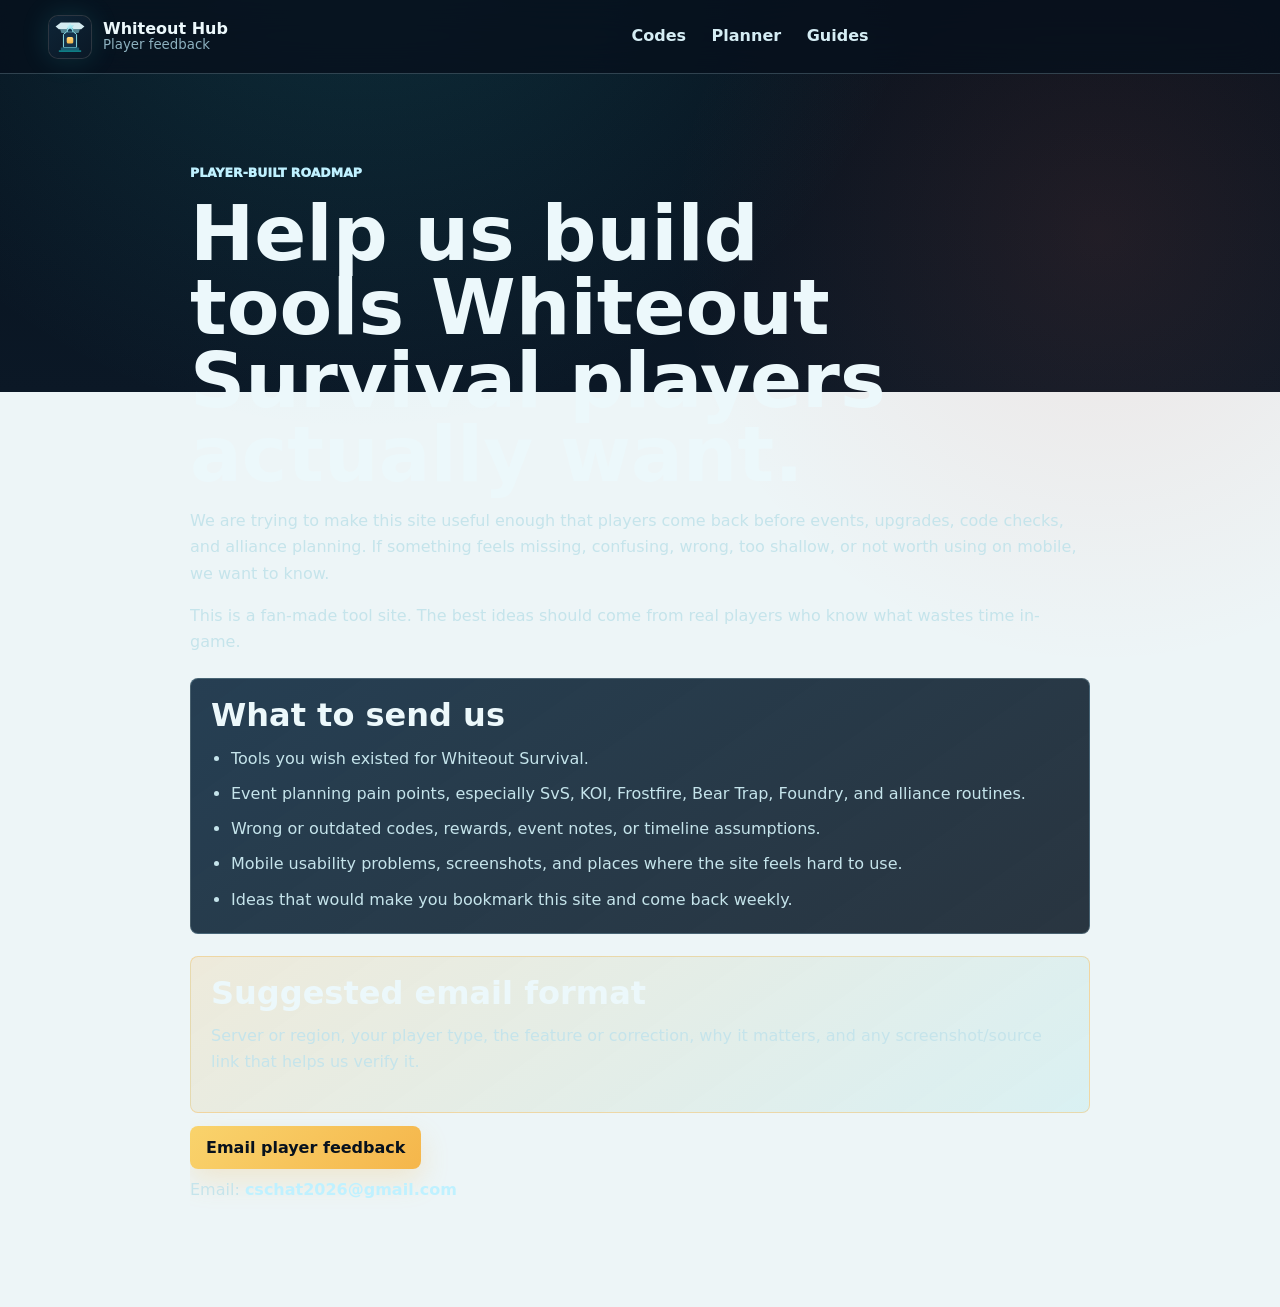
<file: contact.html>
<!doctype html>
<html lang="en">
  <head>
    <meta charset="utf-8" />
    <meta name="viewport" content="width=device-width, initial-scale=1" />
    <title>Help Build Whiteout Survival Tools - Contact Us</title>
    <meta name="description" content="Help improve Whiteout Survival Tools. Send feature ideas, missing tools, code reports, event corrections, and player needs to our team." />
    <link rel="canonical" href="https://witheout20.top/contact.html" data-domain-href="/contact.html" />
    <link rel="stylesheet" href="styles.css" />
  </head>
  <body>
    <header class="topbar">
      <a class="brand" href="index.html"><span class="brand-mark"><img src="assets/logo-mark.svg" alt="Whiteout Hub logo" /></span><span><strong>Whiteout Hub</strong><small>Player feedback</small></span></a>
      <nav><a href="index.html#codes">Codes</a><a href="index.html#planner">Planner</a><a href="index.html#guides">Guides</a></nav>
    </header>
    <main class="legal-page community-page">
      <span class="eyebrow">Player-built roadmap</span>
      <h1>Help us build tools Whiteout Survival players actually want.</h1>
      <p>We are trying to make this site useful enough that players come back before events, upgrades, code checks, and alliance planning. If something feels missing, confusing, wrong, too shallow, or not worth using on mobile, we want to know.</p>
      <p>This is a fan-made tool site. The best ideas should come from real players who know what wastes time in-game.</p>

      <div class="community-card">
        <h2>What to send us</h2>
        <ul>
          <li>Tools you wish existed for Whiteout Survival.</li>
          <li>Event planning pain points, especially SvS, KOI, Frostfire, Bear Trap, Foundry, and alliance routines.</li>
          <li>Wrong or outdated codes, rewards, event notes, or timeline assumptions.</li>
          <li>Mobile usability problems, screenshots, and places where the site feels hard to use.</li>
          <li>Ideas that would make you bookmark this site and come back weekly.</li>
        </ul>
      </div>

      <div class="community-card accent">
        <h2>Suggested email format</h2>
        <p>Server or region, your player type, the feature or correction, why it matters, and any screenshot/source link that helps us verify it.</p>
      </div>

      <p><a class="button primary" href="mailto:cschat2026@gmail.com?subject=Whiteout%20Survival%20Tools%20-%20Player%20Feedback%20from%20whiteout-survival-tools">Email player feedback</a></p>
      <p>Email: <a href="mailto:cschat2026@gmail.com?subject=Whiteout%20Survival%20Tools%20-%20Player%20Feedback%20from%20whiteout-survival-tools">cschat2026@gmail.com</a></p>
    </main>
  </body>
</html>
</file>
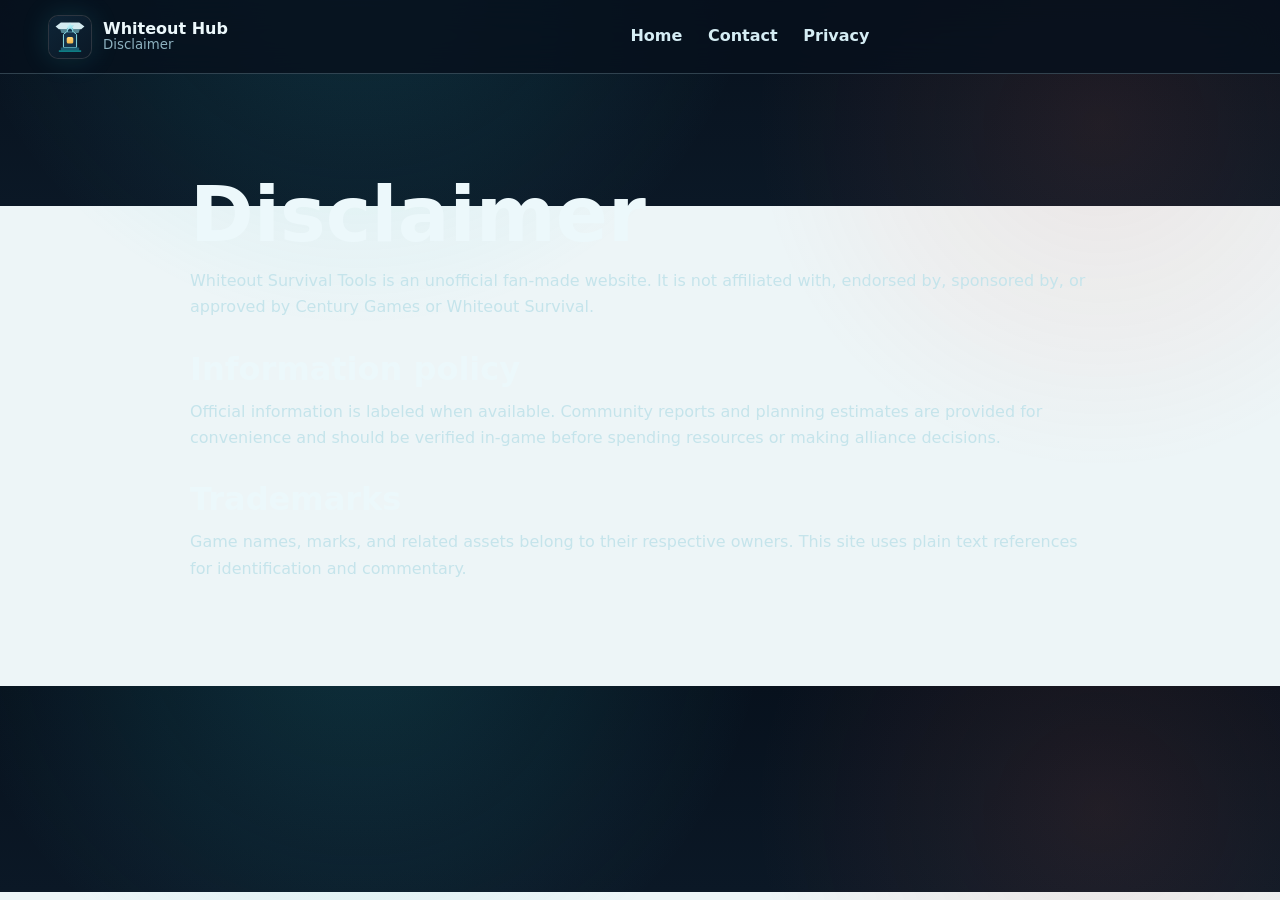
<file: disclaimer.html>
<!doctype html>
<html lang="en">
  <head>
    <meta charset="utf-8" />
    <meta name="viewport" content="width=device-width, initial-scale=1" />
    <title>Disclaimer - Whiteout Survival Tools</title>
    <meta name="description" content="Fan-site disclaimer and source policy for Whiteout Survival Tools." />
    <link rel="canonical" href="https://witheout20.top/disclaimer.html" data-domain-href="/disclaimer.html" />
    <link rel="stylesheet" href="styles.css" />
  </head>
  <body>
    <header class="topbar">
      <a class="brand" href="index.html"><span class="brand-mark"><img src="assets/logo-mark.svg" alt="Whiteout Hub logo" /></span><span><strong>Whiteout Hub</strong><small>Disclaimer</small></span></a>
      <nav><a href="index.html">Home</a><a href="contact.html">Contact</a><a href="privacy.html">Privacy</a></nav>
    </header>
    <main class="legal-page">
      <h1>Disclaimer</h1>
      <p>Whiteout Survival Tools is an unofficial fan-made website. It is not affiliated with, endorsed by, sponsored by, or approved by Century Games or Whiteout Survival.</p>
      <h2>Information policy</h2>
      <p>Official information is labeled when available. Community reports and planning estimates are provided for convenience and should be verified in-game before spending resources or making alliance decisions.</p>
      <h2>Trademarks</h2>
      <p>Game names, marks, and related assets belong to their respective owners. This site uses plain text references for identification and commentary.</p>
    </main>
  </body>
</html>
</file>
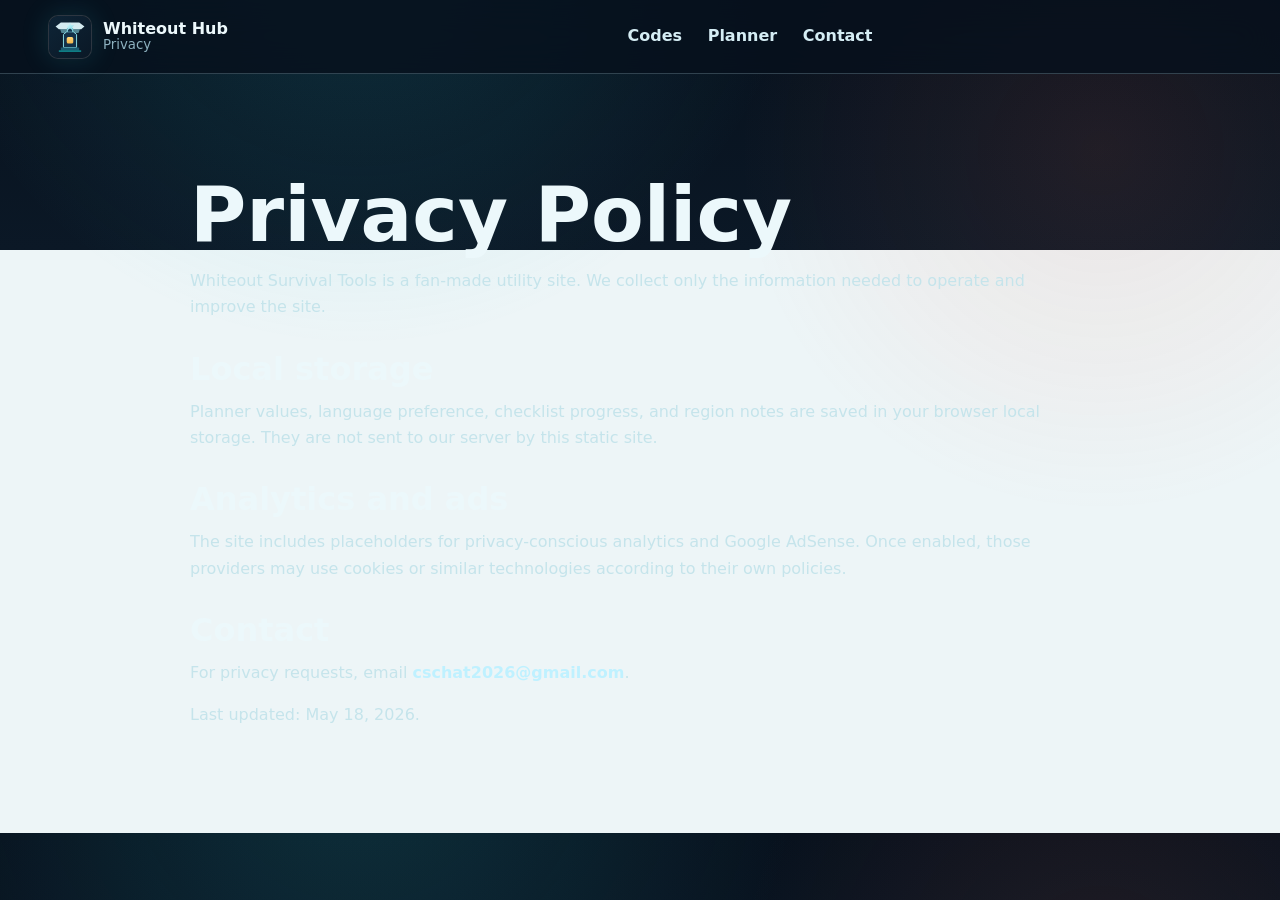
<file: privacy.html>
<!doctype html>
<html lang="en">
  <head>
    <meta charset="utf-8" />
    <meta name="viewport" content="width=device-width, initial-scale=1" />
    <title>Privacy Policy - Whiteout Survival Tools</title>
    <meta name="description" content="Privacy policy for Whiteout Survival Tools, including local storage, analytics, advertising, and contact details." />
    <link rel="canonical" href="https://witheout20.top/privacy.html" data-domain-href="/privacy.html" />
    <link rel="stylesheet" href="styles.css" />
  </head>
  <body>
    <header class="topbar">
      <a class="brand" href="index.html"><span class="brand-mark"><img src="assets/logo-mark.svg" alt="Whiteout Hub logo" /></span><span><strong>Whiteout Hub</strong><small>Privacy</small></span></a>
      <nav><a href="index.html#codes">Codes</a><a href="index.html#planner">Planner</a><a href="contact.html">Contact</a></nav>
    </header>
    <main class="legal-page">
      <h1>Privacy Policy</h1>
      <p>Whiteout Survival Tools is a fan-made utility site. We collect only the information needed to operate and improve the site.</p>
      <h2>Local storage</h2>
      <p>Planner values, language preference, checklist progress, and region notes are saved in your browser local storage. They are not sent to our server by this static site.</p>
      <h2>Analytics and ads</h2>
      <p>The site includes placeholders for privacy-conscious analytics and Google AdSense. Once enabled, those providers may use cookies or similar technologies according to their own policies.</p>
      <h2>Contact</h2>
      <p>For privacy requests, email <a href="mailto:cschat2026@gmail.com?subject=Whiteout%20Survival%20Tools%20-%20Privacy%20Request%20from%20whiteout-survival-tools">cschat2026@gmail.com</a>.</p>
      <p>Last updated: May 18, 2026.</p>
    </main>
  </body>
</html>
</file>
<file: styles.css>
:root {
  --bg: #07111d;
  --bg-2: #0d2031;
  --panel: rgba(13, 31, 47, 0.84);
  --panel-2: rgba(241, 248, 250, 0.94);
  --line: rgba(181, 221, 232, 0.24);
  --line-dark: #cfdee5;
  --text: #ecf8fb;
  --ink: #122334;
  --muted: #8db1bf;
  --muted-dark: #5a7180;
  --ice: #bff1ff;
  --cyan: #2fc7d3;
  --blue: #2f78d4;
  --gold: #f5b64b;
  --ember: #e45f47;
  --green: #63c990;
  --white: #ffffff;
  --shadow: 0 24px 70px rgba(0, 0, 0, 0.28);
}

* {
  box-sizing: border-box;
}

html {
  scroll-behavior: smooth;
}

body {
  margin: 0;
  color: var(--text);
  background:
    radial-gradient(circle at 28% -12%, rgba(47, 199, 211, 0.18), transparent 34%),
    radial-gradient(circle at 86% 18%, rgba(228, 95, 71, 0.11), transparent 28%),
    linear-gradient(180deg, #07111d 0%, #0b1826 30%, #edf5f7 30%, #edf5f7 100%);
  font-family: Inter, ui-sans-serif, system-ui, -apple-system, BlinkMacSystemFont, "Segoe UI", sans-serif;
}

a {
  color: inherit;
  text-decoration: none;
}

button,
input,
select,
textarea {
  font: inherit;
}

.sr-only {
  position: absolute;
  width: 1px;
  height: 1px;
  padding: 0;
  margin: -1px;
  overflow: hidden;
  clip: rect(0, 0, 0, 0);
  border: 0;
}

.topbar {
  position: sticky;
  top: 0;
  z-index: 20;
  display: grid;
  grid-template-columns: auto 1fr auto;
  gap: 22px;
  align-items: center;
  min-height: 74px;
  padding: 12px clamp(16px, 4vw, 48px);
  background: rgba(7, 17, 29, 0.82);
  border-bottom: 1px solid var(--line);
  backdrop-filter: blur(18px);
}

.brand,
.top-actions,
nav,
.hero-actions,
.timer-controls,
.footer-links,
.region-controls {
  display: flex;
  align-items: center;
}

.brand {
  gap: 11px;
  min-width: 220px;
}

.brand-mark {
  display: grid;
  place-items: center;
  width: 44px;
  height: 44px;
  padding: 0;
  background: rgba(255, 255, 255, 0.04);
  border: 1px solid rgba(255, 255, 255, 0.12);
  border-radius: 10px;
  overflow: hidden;
  box-shadow: 0 0 28px rgba(47, 199, 211, 0.16);
}

.brand-mark img {
  display: block;
  width: 100%;
  height: 100%;
}

.brand strong {
  display: block;
  line-height: 1;
}

.brand small,
.ad-band small,
footer p {
  display: block;
  color: var(--muted);
}

nav {
  justify-content: center;
  gap: clamp(12px, 2vw, 30px);
  color: #d5edf4;
  font-weight: 850;
}

nav a {
  padding: 8px 0;
  border-bottom: 2px solid transparent;
}

nav a:hover,
.footer-links a:hover {
  color: var(--ice);
  border-color: var(--cyan);
}

.top-actions {
  gap: 10px;
}

.search-box input,
select,
input,
textarea {
  width: 100%;
  border: 1px solid rgba(191, 241, 255, 0.25);
  border-radius: 8px;
  color: var(--text);
  background: rgba(255, 255, 255, 0.08);
  outline: none;
}

.search-box input {
  width: min(28vw, 330px);
  padding: 12px 13px;
}

.search-box input::placeholder,
textarea::placeholder {
  color: rgba(236, 248, 251, 0.58);
}

select,
input {
  min-height: 44px;
  padding: 10px 12px;
}

select option {
  color: var(--ink);
}

textarea {
  padding: 13px;
  resize: vertical;
}

main {
  overflow: hidden;
}

.hero-section {
  position: relative;
  display: grid;
  grid-template-columns: minmax(320px, 0.9fr) minmax(300px, 0.48fr);
  gap: clamp(18px, 3vw, 34px);
  align-items: start;
  min-height: clamp(600px, calc(76vh - 74px), 700px);
  padding: clamp(14px, 2.6vw, 24px) clamp(16px, 4vw, 48px) clamp(20px, 3.5vw, 34px);
  isolation: isolate;
}

.hero-section::before {
  content: "";
  position: absolute;
  inset: 0;
  z-index: -3;
  background:
    linear-gradient(180deg, rgba(7, 17, 29, 0.16), rgba(7, 17, 29, 0.92)),
    linear-gradient(115deg, rgba(7, 17, 29, 0.96) 0%, rgba(13, 42, 62, 0.74) 45%, rgba(5, 10, 18, 0.8) 100%);
}

.hero-section::after {
  content: "";
  position: absolute;
  inset: auto -8% 0 -8%;
  z-index: -2;
  height: 34%;
  background:
    linear-gradient(180deg, transparent, rgba(237, 245, 247, 0.18) 45%, #edf5f7 98%),
    repeating-linear-gradient(103deg, transparent 0 18px, rgba(255, 255, 255, 0.1) 19px 21px);
}

.panel-glass {
  border: 1px solid var(--line);
  background: linear-gradient(180deg, rgba(16, 43, 64, 0.86), rgba(8, 21, 34, 0.82));
  box-shadow: var(--shadow);
  backdrop-filter: blur(18px);
}

.hero-copy {
  position: relative;
  z-index: 1;
  align-self: end;
  max-width: 860px;
  padding: clamp(18px, 3.2vw, 30px);
  border-radius: 8px;
}

.hero-copy::before {
  content: "";
  position: absolute;
  left: 18px;
  top: 18px;
  width: 74px;
  height: 4px;
  background: linear-gradient(90deg, var(--gold), var(--cyan));
  border-radius: 999px;
}

.hero-pill-row {
  display: flex;
  flex-wrap: wrap;
  gap: 8px;
  margin-bottom: 14px;
}

.hero-pill {
  display: inline-flex;
  align-items: center;
  min-height: 30px;
  padding: 5px 10px;
  color: #d8edf3;
  background: rgba(255, 255, 255, 0.08);
  border: 1px solid rgba(191, 241, 255, 0.18);
  border-radius: 999px;
  font-size: 0.8rem;
  font-weight: 900;
}

.eyebrow {
  color: var(--ice);
  font-size: 0.78rem;
  font-weight: 950;
  letter-spacing: 0;
  text-transform: uppercase;
}

h1,
h2,
h3,
p {
  margin-top: 0;
}

h1 {
  max-width: 820px;
  margin: 16px 0;
  font-size: clamp(2.45rem, 5.45vw, 5.45rem);
  line-height: 0.96;
  letter-spacing: 0;
  text-wrap: balance;
  word-break: break-word;
}

html[lang="zh-CN"] .hero-copy h1,
html[lang="zh-TW"] .hero-copy h1 {
  max-width: 10ch;
  font-size: clamp(2.6rem, 4.25vw, 4.7rem);
  line-height: 1.04;
}

html[lang="zh-CN"] .hero-copy p,
html[lang="zh-TW"] .hero-copy p {
  max-width: 34em;
  font-size: 0.98rem;
  line-height: 1.7;
}

h2 {
  margin-bottom: 14px;
  color: var(--ink);
  font-size: clamp(2rem, 4.4vw, 4rem);
  line-height: 1;
}

h3 {
  margin-bottom: 8px;
  font-size: 1.18rem;
}

p {
  color: #426070;
  line-height: 1.65;
}

.hero-copy p {
  max-width: 670px;
  color: #c5e4eb;
  font-size: 1rem;
}

.hero-actions {
  gap: 12px;
  flex-wrap: wrap;
  margin-top: 24px;
}

.button,
button {
  min-height: 44px;
  border: 0;
  border-radius: 8px;
  padding: 12px 16px;
  cursor: pointer;
  font-weight: 900;
}

.button.primary,
button.primary {
  color: #07111d;
  background: linear-gradient(135deg, #f9d36c, #f5b64b);
  box-shadow: 0 12px 28px rgba(245, 182, 75, 0.22);
}

.button.secondary,
button.secondary {
  color: var(--text);
  background: rgba(255, 255, 255, 0.08);
  border: 1px solid var(--line);
}

.button:hover,
button:hover {
  transform: translateY(-1px);
}

.full {
  width: 100%;
}

.hero-kpis {
  display: grid;
  grid-template-columns: repeat(3, minmax(0, 1fr));
  gap: 10px;
  margin-top: 18px;
}

.hero-kpis span {
  padding: 13px;
  border: 1px solid var(--line);
  border-radius: 8px;
  background: rgba(255, 255, 255, 0.07);
}

.hero-kpis strong,
.hero-kpis small {
  display: block;
}

.hero-kpis strong {
  color: var(--white);
  font-size: 1.45rem;
}

.hero-kpis small {
  color: var(--muted);
}

.hero-arena {
  position: absolute;
  inset: 0;
  z-index: -1;
  pointer-events: none;
  overflow: hidden;
}

.skyline {
  position: absolute;
  right: -5%;
  bottom: 12%;
  width: min(68vw, 900px);
  height: 58%;
  background:
    linear-gradient(180deg, rgba(191, 241, 255, 0.08), rgba(191, 241, 255, 0.02)),
    repeating-linear-gradient(112deg, transparent 0 15px, rgba(255, 255, 255, 0.12) 16px 18px);
  clip-path: polygon(0 70%, 8% 48%, 15% 62%, 26% 24%, 35% 55%, 48% 18%, 61% 59%, 72% 30%, 84% 65%, 100% 42%, 100% 100%, 0 100%);
  filter: drop-shadow(0 24px 40px rgba(0, 0, 0, 0.28));
}

.furnace-core {
  position: absolute;
  right: 21%;
  bottom: 24%;
  width: 82px;
  height: 238px;
  border: 2px solid rgba(255, 255, 255, 0.22);
  border-radius: 32px 32px 10px 10px;
  background:
    radial-gradient(circle at 50% 24%, #fff6b3, transparent 18%),
    linear-gradient(180deg, #f8d56b, #e45f47 64%, #5c1f23);
  box-shadow: 0 0 90px rgba(245, 182, 75, 0.52), 0 0 18px rgba(255, 255, 255, 0.28) inset;
}

.fort {
  position: absolute;
  bottom: 16%;
  width: 110px;
  height: 88px;
  border: 1px solid rgba(191, 241, 255, 0.28);
  background: linear-gradient(180deg, #173e57, #0b1c2d);
  clip-path: polygon(0 34%, 20% 34%, 20% 14%, 36% 14%, 36% 34%, 64% 34%, 64% 10%, 80% 10%, 80% 34%, 100% 34%, 100% 100%, 0 100%);
}

.fort-a {
  right: 31%;
}

.fort-b {
  right: 10%;
  transform: scale(0.82);
  opacity: 0.78;
}

.march-line {
  position: absolute;
  height: 3px;
  background: linear-gradient(90deg, transparent, var(--cyan), transparent);
  opacity: 0.75;
  transform: rotate(-12deg);
}

.line-a {
  right: 18%;
  bottom: 28%;
  width: 340px;
}

.line-b {
  right: 4%;
  bottom: 36%;
  width: 250px;
  transform: rotate(9deg);
  background: linear-gradient(90deg, transparent, var(--gold), transparent);
}

.command-panel {
  position: relative;
  z-index: 1;
  padding: 16px;
  border-radius: 8px;
}

.hero-preview-frame {
  position: relative;
  overflow: visible;
  border: 1px solid rgba(191, 241, 255, 0.18);
  border-radius: 8px;
  background: linear-gradient(180deg, rgba(255, 255, 255, 0.08), rgba(255, 255, 255, 0.03));
}

.hero-preview-stage {
  display: block;
  width: 100%;
  min-height: 250px;
  padding: 14px;
}

.hero-preview-shell {
  display: grid;
  gap: 12px;
  min-height: 100%;
  padding: 14px;
  color: var(--text);
  border: 1px solid rgba(191, 241, 255, 0.12);
  border-radius: 8px;
  background:
    linear-gradient(145deg, rgba(8, 26, 42, 0.94), rgba(18, 46, 63, 0.9)),
    radial-gradient(circle at 92% 0%, rgba(245, 182, 75, 0.18), transparent 28%);
}

.hero-preview-topline,
.hero-preview-foot {
  display: flex;
  justify-content: space-between;
  gap: 10px;
  align-items: baseline;
}

.hero-preview-topline span,
.hero-preview-foot span,
.hero-preview-foot small {
  color: #9cc4d0;
  font-size: 0.76rem;
  font-weight: 900;
  text-transform: uppercase;
}

.hero-preview-topline strong,
.hero-preview-foot strong,
.hero-preview-grid strong {
  color: #ffffff;
}

.hero-preview-grid {
  display: grid;
  grid-template-columns: repeat(2, minmax(0, 1fr));
  gap: 10px;
}

.hero-preview-grid article {
  display: grid;
  gap: 5px;
  min-height: 78px;
  padding: 11px 12px;
  border: 1px solid rgba(191, 241, 255, 0.16);
  border-radius: 8px;
  background: rgba(255, 255, 255, 0.06);
}

.hero-preview-grid article.wide {
  grid-column: 1 / -1;
}

.hero-preview-grid span {
  color: #bfe8f2;
  font-size: 0.75rem;
  font-weight: 900;
  text-transform: uppercase;
}

.hero-preview-grid strong {
  line-height: 1.24;
}

.hero-preview-badge {
  position: absolute;
  right: 28px;
  top: 28px;
  z-index: 2;
  display: inline-flex;
  align-items: center;
  min-height: 32px;
  padding: 6px 11px;
  color: #07111d;
  background: rgba(245, 182, 75, 0.94);
  box-shadow: 0 12px 26px rgba(5, 15, 24, 0.3);
  border-radius: 999px;
  font-size: 0.78rem;
  font-weight: 950;
}

.command-head {
  padding-bottom: 14px;
  border-bottom: 1px solid var(--line);
}

.command-head span,
.market-pick span {
  display: block;
  color: var(--muted);
  font-size: 0.88rem;
  font-weight: 800;
}

.command-head strong,
.market-pick strong {
  display: block;
  margin-top: 3px;
  color: var(--white);
  font-size: 1.18rem;
}

.command-list {
  display: grid;
  gap: 10px;
  margin: 16px 0;
}

.command-list a {
  display: grid;
  grid-template-columns: auto 1fr;
  gap: 12px;
  align-items: center;
  padding: 12px;
  border: 1px solid var(--line);
  border-radius: 8px;
  background: rgba(255, 255, 255, 0.07);
}

.command-list span {
  display: grid;
  place-items: center;
  width: 34px;
  height: 34px;
  color: #07111d;
  background: var(--ice);
  border-radius: 7px;
  font-weight: 950;
}

.market-pick {
  padding: 14px;
  border-radius: 8px;
  background: linear-gradient(135deg, rgba(245, 182, 75, 0.18), rgba(47, 199, 211, 0.12));
}

.hero-action-rail {
  display: grid;
  gap: 10px;
}

.hero-action-call {
  display: grid;
  gap: 12px;
  padding: 14px;
  color: var(--ink);
  background: linear-gradient(180deg, rgba(242, 249, 251, 0.98), rgba(227, 241, 246, 0.94));
  border: 1px solid rgba(191, 241, 255, 0.36);
  border-radius: 8px;
}

.hero-action-call strong {
  color: #081b2a;
  font-size: 1.12rem;
  line-height: 1.3;
}

.hero-action-call p {
  margin: 0;
  color: #466272;
  line-height: 1.52;
}

.hero-action-head {
  display: flex;
  justify-content: space-between;
  gap: 10px;
  align-items: center;
}

.hero-action-head span {
  color: #0a7781;
  font-size: 0.78rem;
  font-weight: 950;
  text-transform: uppercase;
}

.hero-action-pill {
  display: inline-flex;
  align-items: center;
  min-height: 28px;
  padding: 5px 9px;
  color: #6b3b00;
  background: #fff0d1;
  border: 1px solid rgba(245, 182, 75, 0.4);
  border-radius: 999px;
  font-size: 0.76rem;
  font-weight: 950;
}

.hero-action-links {
  display: grid;
  grid-template-columns: repeat(2, minmax(0, 1fr));
  gap: 8px;
}

.hero-action-links a {
  display: grid;
  gap: 4px;
  padding: 10px 11px;
  color: #0b2234;
  background: #ffffff;
  border: 1px solid #cfe1e8;
  border-radius: 8px;
}

.hero-action-links strong {
  font-size: 0.94rem;
}

.hero-action-links small {
  color: #587082;
  line-height: 1.35;
}

.hero-quick-links {
  margin-top: 0;
}

.status-strip {
  display: grid;
  grid-template-columns: repeat(4, 1fr) minmax(260px, 1.25fr);
  gap: 1px;
  margin: 0 clamp(16px, 4vw, 48px);
  transform: translateY(-20px);
  overflow: hidden;
  border: 1px solid rgba(255, 255, 255, 0.16);
  border-radius: 8px;
  box-shadow: var(--shadow);
}

.status-strip div {
  padding: 18px;
  background: #ffffff;
}

.status-strip strong,
.status-strip span {
  display: block;
}

.status-strip strong {
  margin-bottom: 4px;
  color: var(--ink);
}

.status-strip span {
  color: var(--muted-dark);
}

.status-strip .status-wide {
  background: linear-gradient(135deg, #ffffff, #eaf9f8);
}

.hub-section,
.intel-section,
.guides-section,
.section-grid,
.region-section,
.feedback-section,
.ad-band {
  color: var(--ink);
}

.hub-section,
.intel-section {
  padding: clamp(44px, 7vw, 86px) clamp(16px, 4vw, 48px);
}

.mission-section {
  padding: clamp(28px, 5vw, 52px) clamp(16px, 4vw, 48px) clamp(38px, 6vw, 72px);
  color: var(--ink);
  background: #edf5f7;
}

.mission-heading {
  max-width: 900px;
}

.mission-grid {
  display: grid;
  grid-template-columns: repeat(3, minmax(0, 1fr));
  gap: 14px;
}

.mission-card {
  display: grid;
  gap: 14px;
  align-content: start;
  min-height: 240px;
  padding: 18px;
  border: 1px solid var(--line-dark);
  border-radius: 8px;
  background: linear-gradient(180deg, #ffffff, #f6fbfc);
  box-shadow: 0 16px 36px rgba(18, 35, 52, 0.09);
}

.mission-card.primary {
  color: var(--text);
  background:
    linear-gradient(145deg, #081a2a, #16485d),
    radial-gradient(circle at 80% 0%, rgba(245, 182, 75, 0.2), transparent 36%);
  border-color: rgba(47, 199, 211, 0.3);
}

.mission-card.primary p,
.mission-card.primary .mission-kicker,
.mission-card.primary li,
.mission-card.primary .mission-links small {
  color: rgba(236, 248, 251, 0.82);
}

.mission-card.primary strong,
.mission-card.primary .mission-steps strong,
.mission-card.primary .mission-links strong {
  color: #ffffff;
}

.mission-kicker {
  color: #0a7781;
  font-size: 0.78rem;
  font-weight: 950;
  text-transform: uppercase;
}

.mission-card h3 {
  margin: 0;
  color: var(--ink);
  font-size: 1.24rem;
}

.mission-card p {
  margin: 0;
  color: #476375;
  line-height: 1.58;
}

.mission-meta {
  display: flex;
  flex-wrap: wrap;
  gap: 8px;
}

.mission-chip {
  display: inline-flex;
  align-items: center;
  min-height: 30px;
  padding: 5px 10px;
  color: #0a5660;
  background: #e8f8fb;
  border: 1px solid #c3e9f0;
  border-radius: 999px;
  font-size: 0.78rem;
  font-weight: 950;
}

.mission-card.primary .mission-chip {
  color: #07111d;
  background: rgba(245, 182, 75, 0.96);
  border-color: rgba(245, 182, 75, 0.55);
}

.mission-steps {
  display: grid;
  gap: 8px;
}

.mission-step {
  display: grid;
  grid-template-columns: auto 1fr;
  gap: 10px;
  align-items: start;
  padding: 10px 0;
  border-top: 1px solid rgba(206, 224, 231, 0.9);
}

.mission-step:first-child {
  border-top: 0;
  padding-top: 0;
}

.mission-step-index {
  display: grid;
  place-items: center;
  width: 28px;
  height: 28px;
  color: #07111d;
  background: #bff1ff;
  border-radius: 8px;
  font-size: 0.78rem;
  font-weight: 950;
}

.mission-step strong,
.mission-links strong {
  display: block;
  color: #0d2638;
  line-height: 1.28;
}

.mission-step small,
.mission-links small {
  display: block;
  margin-top: 4px;
  color: var(--muted-dark);
  line-height: 1.35;
}

.mission-links {
  display: grid;
  gap: 8px;
  margin-top: auto;
}

.mission-links a {
  display: grid;
  gap: 4px;
  padding: 11px 12px;
  border: 1px solid var(--line-dark);
  border-radius: 8px;
  background: rgba(255, 255, 255, 0.92);
}

.mission-card.primary .mission-links a {
  background: rgba(255, 255, 255, 0.08);
  border-color: rgba(191, 241, 255, 0.18);
}

.decision-section {
  padding: clamp(28px, 5vw, 52px) clamp(16px, 4vw, 48px) clamp(24px, 5vw, 46px);
  color: var(--ink);
  background: linear-gradient(180deg, rgba(237, 245, 247, 0.82), #edf5f7);
}

.decision-heading {
  max-width: 860px;
}

.decision-board {
  display: grid;
  grid-template-columns: minmax(0, 1.14fr) minmax(0, 0.86fr);
  gap: 14px;
  align-items: start;
}

.decision-card,
.decision-mini {
  border: 1px solid var(--line-dark);
  border-radius: 8px;
  background: #ffffff;
  box-shadow: 0 16px 36px rgba(18, 35, 52, 0.08);
}

.decision-card {
  display: grid;
  gap: 14px;
  padding: 18px;
}

.decision-card-main {
  color: var(--text);
  background:
    linear-gradient(145deg, #081a2a, #133f56),
    radial-gradient(circle at 88% 0%, rgba(245, 182, 75, 0.24), transparent 34%);
  border-color: rgba(47, 199, 211, 0.24);
}

.decision-card-main p,
.decision-card-main strong {
  color: var(--text);
}

.decision-card-head {
  display: grid;
  gap: 10px;
}

.decision-card-head strong {
  color: var(--ink);
  font-size: 1.3rem;
  line-height: 1.18;
}

.decision-card-main .decision-card-head strong {
  color: #ffffff;
}

.decision-actions {
  display: flex;
  flex-wrap: wrap;
  gap: 10px;
}

.decision-actions .button {
  flex: 1 1 180px;
  text-align: center;
}

.decision-topline {
  display: flex;
  flex-wrap: wrap;
  gap: 8px;
}

.decision-topline span {
  display: inline-flex;
  align-items: center;
  min-height: 30px;
  padding: 5px 10px;
  color: #f3fbfd;
  background: rgba(255, 255, 255, 0.08);
  border: 1px solid rgba(191, 241, 255, 0.16);
  border-radius: 999px;
  font-size: 0.8rem;
  font-weight: 900;
}

.decision-checklist {
  align-content: start;
}

.decision-label {
  color: #0a7781;
  font-size: 0.78rem;
  font-weight: 950;
  text-transform: uppercase;
}

.decision-checklist ol {
  margin: 0;
  padding-left: 18px;
  display: grid;
  gap: 10px;
  color: var(--muted-dark);
  line-height: 1.5;
}

.decision-mini-grid {
  display: grid;
  grid-template-columns: repeat(3, minmax(0, 1fr));
  gap: 14px;
  grid-column: 1 / -1;
}

.decision-mini {
  display: grid;
  gap: 8px;
  min-height: 150px;
  padding: 16px;
}

.decision-mini span {
  color: #0a7781;
  font-size: 0.76rem;
  font-weight: 950;
  text-transform: uppercase;
}

.decision-mini strong {
  color: var(--ink);
  font-size: 1.08rem;
  line-height: 1.35;
}

.decision-mini small {
  color: var(--muted-dark);
  line-height: 1.48;
}

.daily-cockpit-section {
  position: relative;
  padding: clamp(24px, 5vw, 52px) clamp(16px, 4vw, 48px) clamp(26px, 5vw, 48px);
  color: var(--text);
  background:
    radial-gradient(circle at 84% 12%, rgba(245, 182, 75, 0.18), transparent 24%),
    radial-gradient(circle at 12% 0%, rgba(47, 199, 211, 0.16), transparent 28%),
    linear-gradient(180deg, #0a1d2e 0%, #102c41 100%);
}

.daily-cockpit-section::after {
  content: "";
  position: absolute;
  right: clamp(18px, 4vw, 42px);
  top: clamp(28px, 4vw, 40px);
  width: clamp(120px, 15vw, 180px);
  height: 1px;
  background: linear-gradient(90deg, rgba(245, 182, 75, 0.7), rgba(245, 182, 75, 0));
  opacity: 0.65;
}

.daily-cockpit-heading {
  position: relative;
  z-index: 1;
  max-width: 900px;
}

.daily-cockpit-heading h2,
.daily-cockpit-heading p {
  color: var(--text);
}

.daily-cockpit-heading p {
  color: #b8d8e2;
}

.daily-cockpit-board {
  position: relative;
  z-index: 1;
  display: grid;
  grid-template-columns: minmax(0, 1.02fr) minmax(0, 0.98fr);
  gap: 14px;
  align-items: start;
}

.daily-cockpit-primary,
.daily-cockpit-step,
.daily-cockpit-reset,
.daily-cockpit-insight {
  border: 1px solid rgba(191, 241, 255, 0.18);
  border-radius: 8px;
  box-shadow: 0 18px 40px rgba(6, 13, 21, 0.22);
}

.daily-cockpit-primary {
  display: grid;
  gap: 14px;
  padding: 18px;
  background:
    linear-gradient(145deg, rgba(9, 27, 42, 0.98), rgba(18, 53, 72, 0.92)),
    radial-gradient(circle at 92% 0%, rgba(245, 182, 75, 0.28), transparent 30%);
}

.daily-cockpit-progress {
  display: flex;
  flex-wrap: wrap;
  justify-content: space-between;
  gap: 8px 12px;
  align-items: baseline;
}

.daily-cockpit-progress span,
.daily-cockpit-list-title,
.daily-cockpit-insight span,
.daily-cockpit-step-copy span,
.daily-cockpit-reset strong,
.daily-cockpit-main-action small {
  color: #bfe8f2;
  font-size: 0.78rem;
  font-weight: 950;
  text-transform: uppercase;
}

.daily-cockpit-progress strong {
  color: #ffffff;
  font-size: 1.2rem;
}

.daily-cockpit-progress small {
  color: var(--gold);
  font-size: 0.92rem;
  font-weight: 950;
}

.daily-cockpit-meter {
  height: 10px;
  background: rgba(255, 255, 255, 0.08);
  border: 1px solid rgba(191, 241, 255, 0.14);
  border-radius: 999px;
  overflow: hidden;
}

.daily-cockpit-meter span {
  display: block;
  width: 0;
  height: 100%;
  background: linear-gradient(90deg, #f8d471, #2fc7d3);
  border-radius: inherit;
}

.daily-cockpit-main {
  display: grid;
  grid-template-columns: minmax(0, 1fr) auto;
  gap: 14px;
  align-items: end;
}

.daily-cockpit-main h3,
.daily-cockpit-step strong,
.daily-cockpit-insight strong {
  color: #ffffff;
}

.daily-cockpit-main p,
.daily-cockpit-step small,
.daily-cockpit-reset small,
.daily-cockpit-secondary span,
.daily-cockpit-reason span,
.daily-cockpit-insight small {
  color: #c4dce5;
}

.daily-cockpit-main-action {
  display: grid;
  gap: 8px;
  justify-items: end;
  min-width: 132px;
}

.daily-cockpit-main-action .button,
.daily-cockpit-step-cta .button {
  min-width: 128px;
}

.daily-cockpit-secondary,
.daily-cockpit-reason {
  display: grid;
  gap: 5px;
  padding: 12px 13px;
  background: rgba(255, 255, 255, 0.05);
  border: 1px solid rgba(191, 241, 255, 0.12);
  border-radius: 8px;
}

.daily-cockpit-secondary strong,
.daily-cockpit-reason strong {
  color: #f3fbfd;
  font-size: 0.92rem;
}

.daily-cockpit-steps {
  display: grid;
  gap: 10px;
}

.daily-cockpit-step {
  display: grid;
  grid-template-columns: minmax(0, 1fr) auto;
  gap: 14px;
  align-items: center;
  padding: 14px;
  background: rgba(255, 255, 255, 0.94);
}

.daily-cockpit-step.start {
  border-color: rgba(245, 182, 75, 0.58);
  background: linear-gradient(180deg, #fff8e8 0%, #ffffff 100%);
}

.daily-cockpit-step.carry {
  border-color: rgba(47, 199, 211, 0.36);
  background: linear-gradient(180deg, #edfafd 0%, #ffffff 100%);
}

.daily-cockpit-step.ready {
  border-color: rgba(99, 201, 144, 0.48);
  background: linear-gradient(180deg, #eefbf2 0%, #ffffff 100%);
}

.daily-cockpit-step.later {
  border-color: rgba(207, 222, 229, 0.92);
}

.daily-cockpit-step-copy {
  display: grid;
  gap: 6px;
}

.daily-cockpit-step-copy span {
  color: #0a7781;
}

.daily-cockpit-step strong,
.daily-cockpit-insight strong {
  color: var(--ink);
  font-size: 1.04rem;
  line-height: 1.32;
}

.daily-cockpit-step small,
.daily-cockpit-insight small,
.daily-cockpit-step-meta {
  color: var(--muted-dark);
  line-height: 1.45;
}

.daily-cockpit-step-cta {
  display: grid;
  gap: 8px;
  justify-items: end;
}

.daily-cockpit-step-meta {
  max-width: 196px;
  text-align: right;
  font-size: 0.82rem;
  font-weight: 850;
}

.daily-cockpit-step .button.secondary {
  color: #123247;
  background: #f1f8fb;
  border-color: #c6dee7;
}

.daily-cockpit-step.start .button.secondary {
  color: #6d4807;
  background: #fff3cf;
  border-color: rgba(245, 182, 75, 0.55);
}

.daily-cockpit-step.carry .button.secondary {
  color: #0d5f6a;
  background: #e8f8fb;
  border-color: rgba(47, 199, 211, 0.34);
}

.daily-cockpit-step.ready .button.secondary {
  color: #1b5d37;
  background: #ebf8f0;
  border-color: rgba(99, 201, 144, 0.42);
}

.daily-cockpit-reset {
  display: grid;
  gap: 6px;
  padding: 13px 14px;
  background: rgba(255, 255, 255, 0.08);
}

.daily-cockpit-insights {
  display: grid;
  grid-template-columns: repeat(3, minmax(0, 1fr));
  gap: 12px;
  grid-column: 1 / -1;
}

.daily-cockpit-insight {
  display: grid;
  gap: 8px;
  min-height: 136px;
  padding: 16px;
  background: rgba(7, 23, 36, 0.9);
}

.daily-cockpit-insight strong {
  color: #ffffff;
}

.hub-section {
  padding-top: 46px;
  background: #edf5f7;
}

.hub-section .section-heading h2 {
  color: var(--ink);
}

.hub-section .section-heading p {
  color: #426070;
}

.section-heading {
  max-width: 800px;
  margin-bottom: 26px;
}

.hub-grid {
  display: grid;
  grid-template-columns: repeat(4, minmax(0, 1fr));
  gap: 14px;
}

.hub-card {
  min-height: 226px;
  display: grid;
  align-content: space-between;
  gap: 12px;
  padding: 18px;
  border: 1px solid var(--line-dark);
  border-radius: 8px;
  background: #ffffff;
  box-shadow: 0 16px 36px rgba(18, 35, 52, 0.09);
}

.hub-card.hot {
  color: var(--text);
  border-color: rgba(245, 182, 75, 0.52);
  background:
    linear-gradient(160deg, rgba(13, 31, 47, 0.95), rgba(19, 61, 78, 0.9)),
    radial-gradient(circle at 82% 0%, rgba(245, 182, 75, 0.4), transparent 38%);
}

.hub-card-top {
  display: flex;
  justify-content: space-between;
  gap: 10px;
  align-items: flex-start;
}

.hub-icon {
  display: grid;
  place-items: center;
  width: 48px;
  height: 48px;
  color: #07111d;
  background: var(--ice);
  border-radius: 8px;
  font-size: 1.45rem;
  font-weight: 950;
}

.hub-metric {
  max-width: 58%;
  padding: 6px 9px;
  color: #0a5660;
  background: #e8f8fb;
  border: 1px solid #c3e9f0;
  border-radius: 999px;
  font-size: 0.78rem;
  font-weight: 950;
  text-align: right;
}

.hub-card strong,
.hub-card small {
  display: block;
}

.hub-card strong {
  margin-bottom: 8px;
  font-size: 1.32rem;
}

.hub-card small {
  color: var(--muted-dark);
  line-height: 1.5;
}

.hub-card em {
  color: #0a7781;
  font-style: normal;
  font-weight: 950;
}

.hub-card.hot .hub-metric {
  color: #07111d;
  background: var(--gold);
  border-color: rgba(245, 182, 75, 0.65);
}

.hub-card.hot small {
  color: #b9d9e2;
}

.hub-card.hot em {
  color: var(--ice);
}

.section-grid {
  display: grid;
  grid-template-columns: minmax(260px, 0.72fr) minmax(360px, 1.28fr);
  gap: clamp(24px, 5vw, 72px);
  align-items: start;
  padding: clamp(54px, 8vw, 106px) clamp(16px, 4vw, 48px);
}

.section-grid.reversed {
  grid-template-columns: minmax(360px, 1.22fr) minmax(260px, 0.78fr);
}

.section-grid.reversed .section-copy {
  order: 2;
}

.section-copy {
  max-width: 620px;
  position: sticky;
  top: 104px;
}

.section-copy .eyebrow,
.section-heading .eyebrow {
  color: #0a7781;
}

.source-note {
  margin-top: 22px;
  padding: 16px;
  border: 1px solid var(--line-dark);
  border-radius: 8px;
  background: #ffffff;
}

.source-note.warning {
  border-color: rgba(245, 182, 75, 0.58);
  background: #fff8e9;
}

.tool-card,
.region-section,
.feedback-section {
  border: 1px solid var(--line-dark);
  background: var(--panel-2);
  box-shadow: 0 18px 42px rgba(18, 35, 52, 0.12);
  border-radius: 8px;
}

.tool-card {
  padding: clamp(16px, 3vw, 28px);
}

.tool-head {
  display: flex;
  gap: 16px;
  justify-content: space-between;
  align-items: start;
  margin-bottom: 18px;
}

.tool-head select {
  max-width: 170px;
  color: var(--ink);
  background: #ffffff;
  border-color: var(--line-dark);
}

.codes-summary {
  display: grid;
  grid-template-columns: repeat(4, minmax(0, 1fr));
  gap: 10px;
  margin-bottom: 14px;
}

.code-summary-card {
  display: grid;
  gap: 6px;
  min-height: 88px;
  padding: 12px;
  border: 1px solid var(--line-dark);
  border-radius: 8px;
  background: #f7fbfc;
}

.code-summary-card span {
  color: #0a7781;
  font-size: 0.76rem;
  font-weight: 950;
  text-transform: uppercase;
}

.code-summary-card strong {
  color: var(--ink);
  font-size: 1.06rem;
  line-height: 1.35;
}

.code-summary-card.action {
  background: linear-gradient(135deg, #0f2a3b, #1a4e66);
  border-color: rgba(47, 199, 211, 0.36);
}

.code-summary-card.action span,
.code-summary-card.action strong {
  color: #f3fbfd;
}

.codes-list,
.checklist,
.score-grid {
  display: grid;
  gap: 12px;
}

.codes-list {
  max-height: 640px;
  overflow: auto;
  padding-right: 4px;
}

.code-item,
.check-item,
.score-row {
  border: 1px solid var(--line-dark);
  border-radius: 8px;
}

.code-item {
  display: grid;
  grid-template-columns: 1fr auto;
  gap: 12px;
  align-items: center;
  padding: 14px;
  background: #ffffff;
}

.code-item code {
  display: inline-block;
  margin-right: 8px;
  color: #081828;
  font-size: 1rem;
  font-weight: 950;
}

.code-item p {
  margin: 8px 0 0;
  font-size: 0.94rem;
  line-height: 1.48;
}

.tag {
  display: inline-flex;
  align-items: center;
  min-height: 24px;
  padding: 3px 8px;
  color: #6b3b00;
  background: #fff0d1;
  border-radius: 999px;
  font-size: 0.78rem;
  font-weight: 950;
}

.copy-button {
  color: #07111d;
  background: linear-gradient(135deg, #bff1ff, #59d4df);
}

.intel-section {
  background:
    linear-gradient(180deg, #e7f2f5, #dfecef);
}

.score-grid {
  grid-template-columns: repeat(4, minmax(0, 1fr));
}

.score-row {
  display: grid;
  gap: 14px;
  min-height: 230px;
  padding: 16px;
  background: #ffffff;
  box-shadow: 0 14px 30px rgba(18, 35, 52, 0.08);
}

.score-row p {
  margin: 8px 0 0;
  font-size: 0.92rem;
  line-height: 1.55;
}

.score-pill {
  display: grid;
  place-items: center;
  width: 56px;
  height: 56px;
  color: #07111d;
  background: linear-gradient(135deg, #f9d36c, #f5b64b);
  border-radius: 50%;
  font-weight: 950;
  font-size: 1.05rem;
}

.timer-card {
  color: var(--text);
  background:
    linear-gradient(180deg, rgba(11, 28, 45, 0.98), rgba(12, 58, 73, 0.96)),
    radial-gradient(circle at 50% 0%, rgba(47, 199, 211, 0.3), transparent 42%);
  border-color: rgba(191, 241, 255, 0.28);
}

.timer-card p,
.timer-card small {
  color: rgba(236, 248, 251, 0.76);
}

.timer-face {
  display: grid;
  place-items: center;
  min-height: 260px;
  text-align: center;
  border: 1px solid rgba(191, 241, 255, 0.18);
  border-radius: 8px;
  background:
    radial-gradient(circle at 50% 35%, rgba(245, 182, 75, 0.17), transparent 33%),
    rgba(255, 255, 255, 0.04);
}

.timer-face span {
  color: var(--ice);
  font-weight: 950;
}

.timer-face strong {
  display: block;
  font-size: clamp(4rem, 11vw, 8rem);
  line-height: 1;
  letter-spacing: 0;
}

.timer-controls {
  justify-content: center;
  gap: 12px;
  margin: 18px 0;
}

.icon-button {
  display: grid;
  place-items: center;
  width: 52px;
  height: 52px;
  padding: 0;
  color: #07111d;
  background: #e7fbff;
  border-radius: 50%;
}

.next-window {
  display: grid;
  gap: 5px;
  margin-bottom: 14px;
  padding: 14px;
  border: 1px solid rgba(245, 182, 75, 0.38);
  border-radius: 8px;
  background: linear-gradient(135deg, rgba(245, 182, 75, 0.16), rgba(47, 199, 211, 0.1));
}

.next-window span,
.timeline-item span {
  color: var(--ice);
  font-size: 0.78rem;
  font-weight: 950;
  text-transform: uppercase;
}

.next-window strong,
.next-window small {
  display: block;
}

.next-window strong {
  color: var(--white);
}

.battle-board {
  display: grid;
  gap: 12px;
  margin-bottom: 16px;
}

.battle-board-head {
  display: flex;
  justify-content: space-between;
  gap: 12px;
  align-items: center;
}

.battle-board-head span,
.battle-card > span,
.battle-window-meta span {
  color: var(--ice);
  font-size: 0.78rem;
  font-weight: 950;
  text-transform: uppercase;
}

.battle-board-head strong {
  color: var(--white);
  font-size: 1rem;
}

.battle-grid {
  display: grid;
  grid-template-columns: repeat(2, minmax(0, 1fr));
  gap: 10px;
}

.battle-card {
  min-height: 150px;
  padding: 14px;
  border: 1px solid rgba(255, 255, 255, 0.16);
  border-radius: 8px;
  background: rgba(255, 255, 255, 0.06);
}

.battle-card strong,
.battle-card p {
  display: block;
}

.battle-card strong {
  margin-top: 8px;
  color: var(--white);
  line-height: 1.4;
}

.battle-card p {
  margin: 10px 0 0;
  color: rgba(236, 248, 251, 0.82);
  line-height: 1.5;
}

.battle-card-objective {
  background: linear-gradient(135deg, rgba(47, 199, 211, 0.18), rgba(255, 255, 255, 0.06));
}

.battle-card-avoid {
  background: linear-gradient(135deg, rgba(228, 95, 71, 0.18), rgba(255, 255, 255, 0.05));
}

.battle-list {
  margin: 10px 0 0;
  padding-left: 18px;
  color: var(--white);
}

.battle-list li + li {
  margin-top: 8px;
}

.battle-window-meta {
  display: flex;
  flex-direction: column;
  gap: 6px;
  margin-top: 10px;
}

.battle-window-meta strong {
  margin-top: 0;
}

.timeline {
  display: grid;
  grid-template-columns: repeat(3, minmax(0, 1fr));
  gap: 10px;
  margin-bottom: 16px;
}

.timeline-item {
  min-height: 142px;
  padding: 12px;
  border: 1px solid rgba(255, 255, 255, 0.16);
  border-radius: 8px;
  background: rgba(255, 255, 255, 0.06);
}

.timeline-item strong,
.timeline-item small {
  display: block;
}

.timeline-item strong {
  margin: 6px 0;
  color: var(--white);
}

.timeline-item small {
  line-height: 1.45;
}

.timeline-item.past {
  opacity: 0.58;
}

.timeline-item.active {
  border-color: rgba(245, 182, 75, 0.72);
  background: rgba(245, 182, 75, 0.16);
  box-shadow: 0 0 0 1px rgba(245, 182, 75, 0.18) inset;
}

.timeline-item.outburst span {
  color: #f9d36c;
}

.timeline-item.warning span {
  color: #ffbcaa;
}

.check-item {
  display: grid;
  grid-template-columns: auto 1fr;
  gap: 10px;
  padding: 12px;
  background: rgba(255, 255, 255, 0.08);
  border-color: rgba(255, 255, 255, 0.18);
}

.check-item input {
  width: 18px;
  min-height: 18px;
  margin-top: 3px;
}

.mini-list {
  display: grid;
  gap: 10px;
  margin-top: 18px;
}

.mini-list span {
  padding: 12px;
  color: var(--ink);
  background: #ffffff;
  border-left: 4px solid #0a7781;
  border-radius: 6px;
  font-weight: 800;
}

.planner {
  display: grid;
  gap: 15px;
}

.planner-grid {
  display: grid;
  grid-template-columns: repeat(2, minmax(0, 1fr));
  gap: 14px;
}

.result-grid {
  display: grid;
  grid-template-columns: repeat(2, minmax(0, 1fr));
  gap: 12px;
}

.refined-card {
  background:
    linear-gradient(135deg, #102534, #1d4960);
}

.planner-insight-grid {
  display: grid;
  grid-template-columns: repeat(3, minmax(0, 1fr));
  gap: 12px;
}

.planner-execution-panel {
  display: grid;
  gap: 12px;
  padding: 14px;
  color: var(--ink);
  background: linear-gradient(180deg, #fcfffe, #eef8fb);
  border: 1px solid var(--line-dark);
  border-radius: 8px;
}

.planner-execution-head {
  display: flex;
  justify-content: space-between;
  gap: 12px;
  align-items: flex-start;
}

.planner-execution-head h3 {
  margin: 4px 0 0;
  color: var(--ink);
}

.planner-execution-head p {
  margin: 0;
  color: var(--muted-dark);
  line-height: 1.48;
}

.planner-execution-badges {
  display: flex;
  flex-wrap: wrap;
  justify-content: flex-end;
  gap: 8px;
}

.planner-execution-badges span {
  display: inline-flex;
  align-items: center;
  min-height: 32px;
  padding: 6px 10px;
  color: #123040;
  background: #e9f7fa;
  border: 1px solid #c5e6ec;
  border-radius: 999px;
  font-size: 0.84rem;
  font-weight: 900;
}

.planner-execution-grid {
  display: grid;
  grid-template-columns: repeat(2, minmax(0, 1fr));
  gap: 10px;
}

.planner-execution-card {
  display: grid;
  gap: 8px;
  min-width: 0;
  min-height: 128px;
  padding: 13px;
  border: 1px solid var(--line-dark);
  border-radius: 8px;
  background: #ffffff;
}

.planner-execution-card span {
  color: #0b7b86;
  font-size: 0.78rem;
  font-weight: 950;
  text-transform: uppercase;
}

.planner-execution-card strong {
  color: var(--ink);
  font-size: 0.98rem;
  line-height: 1.55;
}

.planner-execution-card.done {
  background: linear-gradient(135deg, #102534, #184760);
  border-color: rgba(47, 199, 211, 0.36);
}

.planner-execution-card.done span,
.planner-execution-card.done strong {
  color: #f3fbfd;
}

.planner-brief {
  min-height: 84px;
}

.planner-route {
  display: grid;
  grid-template-columns: repeat(auto-fit, minmax(120px, 1fr));
  gap: 10px;
}

.planner-route-title {
  grid-column: 1 / -1;
  color: var(--ink);
  font-size: 0.88rem;
  font-weight: 900;
}

.memory-status {
  display: inline-flex;
  justify-self: start;
  align-items: center;
  min-height: 28px;
  padding: 5px 9px;
  color: #0a6570;
  background: #e9f8fb;
  border: 1px solid #c6e8ef;
  border-radius: 999px;
  font-size: 0.76rem;
  font-weight: 900;
}

.route-step {
  display: grid;
  gap: 6px;
  padding: 14px;
  border: 1px solid var(--line-dark);
  border-radius: 8px;
  background: #ffffff;
}

.route-step strong {
  color: var(--ink);
}

.route-step small {
  color: var(--muted-dark);
  line-height: 1.45;
}

.route-step.active {
  border-color: rgba(47, 199, 211, 0.8);
  box-shadow: 0 0 0 1px rgba(47, 199, 211, 0.18) inset;
  background: linear-gradient(180deg, #f4fdff, #ebf9fc);
}

.planner label {
  display: grid;
  gap: 7px;
  color: #315062;
  font-weight: 850;
}

.planner input,
.planner select,
.region-section textarea {
  color: var(--ink);
  background: #ffffff;
  border-color: var(--line-dark);
}

.result-card {
  display: grid;
  grid-template-columns: 1fr auto;
  gap: 8px 18px;
  padding: 18px;
  color: var(--text);
  background:
    linear-gradient(135deg, #07111d, #123b52);
  border-radius: 8px;
}

.result-card span {
  color: rgba(236, 248, 251, 0.74);
}

.result-card strong {
  font-size: 1.7rem;
  text-align: right;
}

.priority {
  min-height: 52px;
  margin: 0;
  padding: 13px;
  color: #315062;
  background: #eaf5f7;
  border-radius: 8px;
  font-weight: 800;
}

.guides-section {
  padding: clamp(54px, 8vw, 106px) clamp(16px, 4vw, 48px);
  background:
    linear-gradient(180deg, #edf5f7, #dbe9ed);
}

.planner-support-grid {
  display: grid;
  grid-template-columns: repeat(2, minmax(0, 1fr));
  gap: 16px;
}

.support-list {
  display: grid;
  gap: 12px;
}

.support-item {
  padding: 14px;
  border: 1px solid var(--line-dark);
  border-radius: 8px;
  background: #ffffff;
}

.support-item strong {
  color: var(--ink);
}

.support-item p {
  margin: 8px 0 0;
}

.spendmap-grid {
  display: grid;
  grid-template-columns: repeat(2, minmax(0, 1fr));
  gap: 16px;
}

.spend-card {
  display: grid;
  gap: 12px;
}

.spend-card-head {
  display: flex;
  justify-content: space-between;
  gap: 12px;
  align-items: start;
}

.spend-card-head strong {
  color: var(--ink);
  font-size: 1.1rem;
}

.spend-card-head span {
  color: #0a7781;
  font-size: 0.84rem;
  font-weight: 900;
}

.spend-chip-group {
  display: flex;
  flex-wrap: wrap;
  gap: 8px;
}

.spend-chip {
  display: inline-flex;
  align-items: center;
  min-height: 32px;
  padding: 6px 10px;
  color: #163040;
  background: #e9f7fa;
  border: 1px solid #c5e6ec;
  border-radius: 999px;
  font-size: 0.86rem;
  font-weight: 850;
}

.dayplan-grid {
  display: grid;
  grid-template-columns: repeat(2, minmax(0, 1fr));
  gap: 16px;
}

.dayplan-card {
  display: grid;
  gap: 14px;
}

.dayplan-steps {
  display: grid;
  gap: 12px;
}

.day-step {
  padding: 14px;
  border: 1px solid var(--line-dark);
  border-radius: 8px;
  background: #ffffff;
}

.day-step strong {
  color: var(--ink);
}

.day-step p {
  margin: 0;
}

.day-step p span {
  display: block;
  margin-bottom: 5px;
  color: #0a7781;
  font-size: 0.82rem;
  font-weight: 900;
}

.timeline-tool {
  display: grid;
  gap: 16px;
}

.ad-band {
  margin: clamp(24px, 5vw, 54px) clamp(16px, 4vw, 48px);
  padding: 28px;
  text-align: center;
  border: 1px dashed #a8c4cf;
  border-radius: 8px;
  background: repeating-linear-gradient(135deg, #ffffff 0 12px, #eef6f8 12px 24px);
}

.ad-slot-hidden {
  display: none !important;
}

.ad-band-compact {
  margin-top: 18px;
  margin-bottom: 18px;
  padding: 18px;
}

.ad-band-tool {
  margin-top: 10px;
  margin-bottom: 10px;
}

.ad-band .adsbygoogle {
  min-height: 90px;
}

.ad-band-ezoic {
  border-style: solid;
  border-color: rgba(168, 196, 207, 0.5);
  background: linear-gradient(180deg, #ffffff 0%, #f6fbfc 100%);
}

.ezoic-slot-shell {
  display: grid;
  gap: 10px;
  justify-items: center;
}

.ezoic-slot {
  width: 100%;
  min-height: 250px;
  border: 1px dashed rgba(168, 196, 207, 0.72);
  border-radius: 8px;
  background:
    linear-gradient(180deg, rgba(255, 255, 255, 0.7), rgba(238, 246, 248, 0.7)),
    repeating-linear-gradient(135deg, rgba(13, 38, 56, 0.02) 0 14px, rgba(13, 38, 56, 0.05) 14px 28px);
}

.ad-band-compact .ezoic-slot {
  min-height: 120px;
}

.ad-band-tool .ezoic-slot {
  min-height: 180px;
}

.ad-placeholder {
  display: grid;
  gap: 4px;
  min-height: 96px;
  place-items: center;
}

.ad-band span {
  color: var(--muted-dark);
  text-transform: uppercase;
  font-size: 0.78rem;
  font-weight: 950;
}

.ad-band strong {
  color: var(--ink);
}

.ad-band small {
  max-width: 520px;
  color: var(--muted-dark);
  line-height: 1.45;
}

.region-section,
.feedback-section {
  margin: clamp(24px, 5vw, 54px) clamp(16px, 4vw, 48px);
  padding: clamp(18px, 4vw, 34px);
}

.region-section {
  display: grid;
  grid-template-columns: 0.85fr 1.15fr;
  gap: 22px;
}

.region-controls {
  gap: 8px;
  flex-wrap: wrap;
  align-self: start;
}

.region-controls button {
  color: var(--ink);
  background: #e6f2f5;
}

.region-controls button.active {
  color: #07111d;
  background: var(--gold);
}

.region-section textarea {
  grid-column: 2;
}

.feedback-section {
  display: flex;
  align-items: center;
  justify-content: space-between;
  gap: 20px;
  color: var(--text);
  background:
    linear-gradient(135deg, #07111d, #123b52);
  border-color: rgba(191, 241, 255, 0.22);
}

.feedback-section h2 {
  color: var(--text);
}

.feedback-section p {
  color: rgba(236, 248, 251, 0.72);
  margin-bottom: 0;
}

footer {
  display: flex;
  justify-content: space-between;
  gap: 18px;
  padding: 28px clamp(16px, 4vw, 48px);
  color: var(--text);
  background: #07111d;
  border-top: 1px solid var(--line);
}

.footer-links {
  gap: 16px;
  flex-wrap: wrap;
  font-weight: 850;
}

.legal-page {
  width: min(900px, calc(100% - 32px));
  margin: 0 auto;
  padding: clamp(42px, 8vw, 88px) 0;
}

.legal-page h1 {
  color: var(--text);
  font-size: clamp(2.4rem, 6vw, 4.8rem);
}

.legal-page h2 {
  margin-top: 32px;
  color: var(--text);
  font-size: clamp(1.35rem, 3vw, 2rem);
}

.legal-page p {
  color: #c5e4eb;
}

.legal-page a:not(.button) {
  color: var(--ice);
  font-weight: 850;
}

.community-page .eyebrow {
  color: var(--ice);
}

.community-page h1 {
  max-width: 900px;
}

.community-card {
  margin: 22px 0;
  padding: 20px;
  border: 1px solid rgba(191, 241, 255, 0.22);
  border-radius: 8px;
  background: linear-gradient(145deg, rgba(16, 43, 64, 0.9), rgba(8, 21, 34, 0.86));
}

.community-card.accent {
  border-color: rgba(245, 182, 75, 0.4);
  background: linear-gradient(145deg, rgba(245, 182, 75, 0.16), rgba(47, 199, 211, 0.1));
}

.community-card h2 {
  margin-top: 0;
  color: var(--text);
}

.community-card ul {
  margin: 0;
  padding-left: 20px;
  color: #c5e4eb;
  line-height: 1.7;
}

.community-card li + li {
  margin-top: 8px;
}

@media (max-width: 640px) {
  .community-card {
    padding: 16px;
    border-radius: 14px;
  }
}

#toast {
  position: fixed;
  right: 18px;
  bottom: 18px;
  z-index: 40;
  max-width: 320px;
  padding: 13px 15px;
  color: #07111d;
  background: var(--gold);
  border-radius: 8px;
  box-shadow: var(--shadow);
  opacity: 0;
  pointer-events: none;
  transform: translateY(10px);
  transition: 0.2s ease;
  font-weight: 900;
}

#toast.show {
  opacity: 1;
  transform: translateY(0);
}

.hidden {
  display: none !important;
}

@media (max-width: 1120px) {
  .hero-section {
    grid-template-columns: 1fr;
  }

  .command-panel {
    align-self: start;
  }

  .mission-grid,
  .hub-grid,
  .score-grid,
  .timeline {
    grid-template-columns: repeat(2, minmax(0, 1fr));
  }
}

@media (max-width: 980px) {
  .topbar {
    grid-template-columns: 1fr;
    gap: 12px;
  }

  nav {
    justify-content: start;
    overflow-x: auto;
    padding-bottom: 2px;
  }

  .top-actions {
    width: 100%;
  }

  .search-box {
    flex: 1;
  }

  .search-box input {
    width: 100%;
  }

  .section-grid,
  .section-grid.reversed,
  .region-section {
    grid-template-columns: 1fr;
  }

  .section-grid.reversed .section-copy,
  .region-section textarea {
    order: initial;
    grid-column: auto;
  }

  .section-copy {
    position: static;
  }

  .status-strip,
  .decision-mini-grid {
    grid-template-columns: 1fr 1fr;
  }
}


@media (max-width: 640px) {
  html {
    scroll-padding-top: 92px;
  }

  body {
    padding-bottom: calc(78px + env(safe-area-inset-bottom));
    background:
      linear-gradient(180deg, #07111d 0%, #0d2234 300px, #edf5f7 300px, #edf5f7 100%);
  }

  .topbar {
    grid-template-columns: 1fr;
    gap: 10px;
    min-height: 0;
    padding: 10px 12px 12px;
    background: rgba(7, 17, 29, 0.94);
  }

  .brand {
    display: grid;
    grid-template-columns: auto 1fr;
    min-width: 0;
  }

  .brand-mark {
    width: 38px;
    height: 38px;
  }

  .brand strong {
    font-size: 0.98rem;
  }

  .brand small {
    font-size: 0.76rem;
  }

  nav {
    position: fixed;
    right: 12px;
    bottom: calc(10px + env(safe-area-inset-bottom));
    left: 12px;
    z-index: 50;
    display: grid;
    grid-template-columns: repeat(4, minmax(0, 1fr));
    gap: 4px;
    padding: 7px;
    overflow: visible;
    color: #d8edf3;
    background: rgba(7, 17, 29, 0.94);
    border: 1px solid rgba(191, 241, 255, 0.22);
    border-radius: 18px;
    box-shadow: 0 18px 46px rgba(0, 0, 0, 0.34);
    backdrop-filter: blur(18px);
    font-size: 0.72rem;
  }

  nav a {
    display: grid;
    place-items: center;
    gap: 3px;
    min-height: 52px;
    padding: 6px 2px;
    border: 0;
    border-radius: 13px;
    line-height: 1.1;
    text-align: center;
  }

  nav a::before {
    display: grid;
    place-items: center;
    width: 24px;
    height: 24px;
    color: #07111d;
    background: #bff1ff;
    border-radius: 9px;
    font-size: 0.92rem;
    font-weight: 950;
  }

  nav a:nth-child(1)::before {
    content: "礼";
  }

  nav a:nth-child(2)::before {
    content: "时";
  }

  nav a:nth-child(3)::before {
    content: "算";
  }

  nav a:nth-child(4)::before {
    content: "览";
  }

  nav a:hover {
    color: var(--text);
    background: rgba(255, 255, 255, 0.08);
  }

  .top-actions {
    display: grid;
    grid-template-columns: 1fr auto;
    gap: 8px;
  }

  .search-box input,
  #langSelect {
    min-height: 42px;
    border-radius: 12px;
  }

  .hero-section {
    display: block;
    min-height: auto;
    padding: 14px 12px 24px;
  }

  .hero-section::before {
    background:
      linear-gradient(180deg, rgba(7, 17, 29, 0.08), rgba(7, 17, 29, 0.72)),
      linear-gradient(145deg, #07111d 0%, #12384d 58%, #07111d 100%);
  }

  .hero-section::after {
    height: 80px;
  }

  .skyline {
    right: -32%;
    bottom: 3%;
    width: 128vw;
    height: 42%;
    opacity: 0.46;
  }

  .fort,
  .march-line {
    display: none;
  }

  .hero-copy {
    padding: 16px;
    border-radius: 16px;
  }

  .hero-copy::before {
    left: 16px;
    top: 14px;
    width: 54px;
  }

  .hero-copy .eyebrow {
    display: block;
    max-width: 240px;
    padding-top: 8px;
  }

  .hero-pill-row {
    gap: 6px;
    margin-bottom: 10px;
  }

  h1 {
    margin: 12px 0 10px;
    font-size: clamp(2rem, 10.5vw, 2.85rem);
    line-height: 1.02;
  }

  h2 {
    font-size: clamp(1.7rem, 9vw, 2.3rem);
    line-height: 1.04;
  }

  h3 {
    font-size: 1.06rem;
  }

  p {
    line-height: 1.55;
  }

  .hero-copy p {
    font-size: 0.93rem;
  }

  .hero-kpis,
  .score-grid,
  .decision-mini-grid {
    grid-template-columns: 1fr;
  }

  .hero-kpis {
    grid-template-columns: repeat(3, minmax(0, 1fr));
    gap: 6px;
  }

  .hero-kpis span {
    min-height: 68px;
    padding: 10px 7px;
  }

  .hero-kpis strong {
    font-size: 1.14rem;
  }

  .hero-kpis small {
    font-size: 0.72rem;
    line-height: 1.2;
  }

  .hero-actions,
  .feedback-section,
  footer {
    align-items: stretch;
    flex-direction: column;
  }

  .hero-actions {
    display: grid;
    grid-template-columns: 1fr 1fr;
    gap: 8px;
    margin-top: 16px;
  }

  .button,
  button {
    min-height: 48px;
    border-radius: 12px;
  }

  .button {
    text-align: center;
  }

  .command-panel {
    margin-top: 12px;
    padding: 12px;
    border-radius: 16px;
  }

  .hero-preview-frame,
  .hero-action-call,
  .hero-action-links a {
    border-radius: 14px;
  }

  .hero-preview-stage {
    padding: 12px;
    aspect-ratio: auto;
  }

  .hero-preview-shell,
  .hero-preview-grid article {
    border-radius: 14px;
  }

  .hero-preview-grid {
    grid-template-columns: 1fr;
  }

  .hero-preview-grid article.wide {
    grid-column: auto;
  }

  .hero-action-links {
    grid-template-columns: 1fr;
  }

  .command-head {
    display: none;
  }

  .command-list {
    grid-template-columns: 1fr;
    gap: 8px;
    margin: 0;
  }

  .command-list a {
    min-height: 56px;
    padding: 10px;
    border-radius: 14px;
  }

  .market-pick {
    display: none;
  }

  .status-strip {
    display: grid;
    grid-template-columns: repeat(2, minmax(0, 1fr));
    gap: 8px;
    margin: -8px 12px 0;
    padding: 0;
    overflow: visible;
    border: 0;
    border-radius: 0;
    box-shadow: none;
    transform: none;
  }

  .status-strip div {
    min-height: 76px;
    padding: 13px;
    border: 1px solid var(--line-dark);
    border-radius: 14px;
  }

  .status-strip .status-wide {
    grid-column: 1 / -1;
    min-height: auto;
  }

  .hub-section,
  .intel-section,
  .guides-section,
  .section-grid {
    padding: 44px 12px;
  }

  .mission-section {
    padding: 18px 12px 36px;
  }

  .hub-section {
    padding-top: 28px;
  }

  .section-heading {
    margin-bottom: 16px;
  }

  .section-heading p,
  .section-copy p {
    font-size: 0.94rem;
  }

  .hub-grid {
    grid-template-columns: repeat(2, minmax(0, 1fr));
    gap: 10px;
  }

  .mission-grid {
    grid-template-columns: 1fr;
    gap: 10px;
  }

  .mission-card {
    min-height: 0;
    padding: 14px;
    border-radius: 14px;
  }

  .mission-links a {
    border-radius: 12px;
  }

  .hub-card {
    min-height: 142px;
    padding: 13px;
    border-radius: 14px;
  }

  .hub-icon {
    width: 38px;
    height: 38px;
    margin-bottom: 12px;
    border-radius: 12px;
    font-size: 1.08rem;
  }

  .hub-card strong {
    margin-bottom: 5px;
    font-size: 1.02rem;
  }

  .hub-card small {
    font-size: 0.8rem;
    line-height: 1.35;
  }

  .section-grid {
    gap: 16px;
  }

  .section-copy {
    max-width: none;
  }

  .source-note {
    margin-top: 14px;
    padding: 13px;
    border-radius: 14px;
  }

  .tool-head,
  .code-item {
    grid-template-columns: 1fr;
  }

  .tool-head {
    display: grid;
    gap: 10px;
    margin-bottom: 14px;
  }

  .tool-head select {
    max-width: none;
  }

  .tool-card,
  .region-section,
  .feedback-section,
  .ad-band {
    border-radius: 16px;
  }

  .ezoic-slot {
    border-radius: 16px;
  }

  .tool-card {
    padding: 14px;
  }

  .codes-list {
    max-height: none;
    padding-right: 0;
  }

  .code-item {
    gap: 10px;
    padding: 13px;
    border-radius: 14px;
  }

  .code-item code {
    display: block;
    margin: 0 0 7px;
    font-size: 1.08rem;
  }

  .code-item p {
    font-size: 0.88rem;
  }

  .copy-button {
    width: 100%;
  }

  .timer-card {
    padding: 12px;
  }

  .timer-face {
    min-height: 188px;
    border-radius: 16px;
  }

  .timer-face strong {
    font-size: clamp(3.4rem, 19vw, 5rem);
  }

  .timer-controls {
    position: static;
    gap: 10px;
    margin: 12px 0;
    padding: 8px;
    border: 1px solid rgba(191, 241, 255, 0.2);
    border-radius: 999px;
    background: rgba(7, 17, 29, 0.72);
    backdrop-filter: blur(14px);
  }

  .icon-button {
    width: 58px;
    height: 58px;
    font-size: 1.12rem;
  }

  .next-window {
    border-radius: 14px;
  }

  .battle-board-head {
    flex-direction: column;
    align-items: flex-start;
  }

  .battle-grid {
    grid-template-columns: 1fr;
  }

  .battle-card {
    min-height: auto;
    border-radius: 14px;
  }

  .timeline {
    display: flex;
    grid-template-columns: none;
    gap: 10px;
    margin-right: -12px;
    margin-left: -12px;
    padding: 0 12px 6px;
    overflow-x: auto;
    scroll-snap-type: x mandatory;
  }

  .timeline-item {
    flex: 0 0 min(78vw, 320px);
    min-height: 132px;
    border-radius: 14px;
    scroll-snap-align: start;
  }

  .check-item {
    min-height: 54px;
    border-radius: 14px;
  }

  .mini-list span {
    border-radius: 12px;
  }

  .planner {
    gap: 13px;
  }

  .planner-grid,
  .result-grid,
  .planner-insight-grid {
    grid-template-columns: 1fr;
  }

  .planner-support-grid,
  .spendmap-grid {
    grid-template-columns: 1fr;
  }

  .dayplan-grid,
  .decision-board,
  .decision-mini-grid {
    grid-template-columns: 1fr;
  }

  .spend-card-head {
    flex-direction: column;
  }

  .planner-route {
    grid-template-columns: 1fr;
  }

  .planner input,
  .planner select,
  .region-section textarea,
  #codeFilter {
    min-height: 52px;
    border-radius: 12px;
  }

  .result-card,
  .priority {
    border-radius: 14px;
  }

  .score-row {
    min-height: 0;
    border-radius: 14px;
  }

  .ad-band,
  .region-section,
  .feedback-section {
    margin-right: 12px;
    margin-left: 12px;
    padding: 18px;
  }

  .ezoic-slot {
    border-radius: 14px;
  }

  .region-controls {
    display: grid;
    grid-template-columns: repeat(2, minmax(0, 1fr));
  }

  .region-controls button {
    min-height: 46px;
  }

  footer {
    padding-bottom: calc(96px + env(safe-area-inset-bottom));
  }

  #toast {
    right: 12px;
    bottom: calc(92px + env(safe-area-inset-bottom));
    left: 12px;
    max-width: none;
  }

  .furnace-core {
    right: 10%;
    bottom: 9%;
    width: 58px;
    height: 164px;
    opacity: 0.52;
  }
}

.hero-visual-panel {
  display: grid;
  gap: 22px;
  align-content: start;
}

.hero-live-snapshot {
  position: relative;
  z-index: 1;
  display: grid;
  gap: 14px;
  padding: 18px;
  border: 1px solid rgba(191, 241, 255, 0.22);
  border-radius: 8px;
  background:
    linear-gradient(180deg, rgba(233, 244, 247, 0.96), rgba(214, 233, 239, 0.9)),
    linear-gradient(135deg, rgba(47, 199, 211, 0.12), rgba(245, 182, 75, 0.12));
  box-shadow: 0 18px 38px rgba(0, 0, 0, 0.2);
}

.snapshot-head {
  display: flex;
  justify-content: space-between;
  gap: 12px;
  align-items: baseline;
}

.snapshot-head span,
.snapshot-item span {
  color: #366172;
  font-size: 0.78rem;
  font-weight: 900;
  text-transform: uppercase;
}

.snapshot-head strong,
.snapshot-item strong {
  color: #102433;
}

.snapshot-head strong {
  font-size: 1.4rem;
}

.snapshot-grid {
  display: grid;
  grid-template-columns: repeat(2, minmax(0, 1fr));
  gap: 10px;
}

.snapshot-item {
  min-height: 108px;
  display: grid;
  align-content: space-between;
  gap: 8px;
  padding: 14px;
  border: 1px solid rgba(16, 36, 51, 0.12);
  border-radius: 8px;
  background: rgba(255, 255, 255, 0.76);
}

.snapshot-item strong {
  font-size: 1.35rem;
  line-height: 1.2;
  word-break: break-word;
}

.snapshot-item-wide {
  grid-column: 1 / -1;
  min-height: 92px;
}

.share-section {
  padding: clamp(54px, 8vw, 106px) clamp(16px, 4vw, 48px);
  color: var(--ink);
  background:
    linear-gradient(180deg, #edf5f7, #e3f0f3);
}

.share-card {
  display: grid;
  gap: 14px;
  max-width: 760px;
  border: 1px solid var(--line-dark);
  border-radius: 8px;
  padding: clamp(16px, 3vw, 26px);
  background: #ffffff;
  box-shadow: 0 18px 42px rgba(18, 35, 52, 0.12);
}

.share-preview {
  min-height: 150px;
  white-space: pre-line;
  color: #dff6fb;
  background:
    linear-gradient(135deg, #07111d, #123b52);
  border-radius: 8px;
  padding: 16px;
  font-weight: 850;
  line-height: 1.6;
}

@media (min-width: 981px) {
  .hero-copy {
    min-height: 0;
    align-self: start;
  }

  .hero-visual-panel {
    align-self: start;
  }
}

@media (max-width: 640px) {
  .hero-live-snapshot {
    padding: 14px;
    border-radius: 14px;
  }

  .snapshot-head {
    flex-direction: column;
    align-items: flex-start;
  }

  .snapshot-grid {
    grid-template-columns: 1fr;
  }

  .snapshot-item,
  .snapshot-item-wide {
    min-height: auto;
    border-radius: 14px;
  }

  .share-section {
    padding: 44px 12px;
  }

  .share-card,
  .share-preview {
    border-radius: 16px;
  }
}

.ops-section {
  padding: clamp(54px, 8vw, 106px) clamp(16px, 4vw, 48px);
  color: var(--ink);
  background: linear-gradient(180deg, #eef5f7, #e6f0f3);
}

.ops-grid {
  display: grid;
  grid-template-columns: repeat(3, minmax(0, 1fr));
  gap: 14px;
}

.ops-card {
  display: grid;
  gap: 12px;
  align-content: start;
  min-height: 260px;
  padding: 18px;
  border: 1px solid var(--line-dark);
  border-radius: 8px;
  background: #ffffff;
  box-shadow: 0 14px 30px rgba(18, 35, 52, 0.08);
}

.ops-card label {
  display: grid;
  gap: 6px;
  color: #315062;
  font-weight: 850;
}

.ops-card input {
  color: var(--ink);
  background: #ffffff;
  border-color: var(--line-dark);
}

.ops-actions {
  display: flex;
  gap: 10px;
  flex-wrap: wrap;
}

.ops-actions.compact .button {
  flex: 1;
}

.ops-meta {
  color: var(--muted-dark);
  font-weight: 800;
}

.player-id-list {
  display: grid;
  gap: 8px;
}

.player-id-chip {
  display: flex;
  justify-content: space-between;
  align-items: center;
  gap: 10px;
  min-height: 44px;
  padding: 9px 11px;
  color: var(--ink);
  background: #f6fbfc;
  border: 1px solid var(--line-dark);
  border-radius: 8px;
  text-align: left;
}

.player-id-chip strong {
  overflow-wrap: anywhere;
}

.player-id-chip span {
  flex: 0 0 auto;
  color: #0a7781;
  font-size: 0.78rem;
  font-weight: 950;
}

.ops-briefing {
  display: grid;
  gap: 12px;
}

.ops-briefing-card,
.ops-briefing-meta > div {
  padding: 14px;
  border: 1px solid var(--line-dark);
  border-radius: 8px;
  background: #f6fbfc;
}

.ops-briefing-label,
.ops-briefing-meta span {
  display: block;
  color: #0a7781;
  font-size: 0.8rem;
  font-weight: 900;
  text-transform: uppercase;
}

.ops-briefing-card strong,
.ops-briefing-meta strong {
  display: block;
  color: var(--ink);
}

.ops-briefing-card strong {
  margin-top: 8px;
  font-size: 1.15rem;
  line-height: 1.25;
}

.ops-briefing-card p,
.ops-briefing-meta strong {
  margin-top: 8px;
  line-height: 1.45;
}

.ops-briefing-meta {
  display: grid;
  gap: 10px;
}

.ops-briefing-actions {
  display: grid;
  grid-template-columns: 1fr 1fr;
  gap: 10px;
}

.daily-task-board {
  display: grid;
  gap: 9px;
  padding-top: 4px;
}

.daily-task {
  display: grid;
  grid-template-columns: minmax(0, 1fr) auto;
  gap: 9px;
  align-items: center;
  padding: 10px;
  border: 1px solid var(--line-dark);
  border-radius: 8px;
  background: #ffffff;
}

.daily-task.done {
  background: #f1fbf5;
  border-color: #a9dcbc;
}

.daily-task label {
  display: grid;
  grid-template-columns: auto 1fr;
  gap: 9px;
  align-items: start;
  min-width: 0;
}

.daily-task input {
  width: 20px;
  min-height: 20px;
  margin-top: 2px;
  accent-color: #147be8;
}

.daily-task strong,
.daily-task small {
  display: block;
}

.daily-task strong {
  color: var(--ink);
  line-height: 1.3;
}

.daily-task small {
  margin-top: 3px;
  color: var(--muted-dark);
  line-height: 1.35;
}

.daily-task .button {
  min-height: 40px;
  padding: 9px 12px;
}

.code-item code + .tag {
  margin-right: 8px;
}

@media (max-width: 1120px) {
  .ops-grid {
    grid-template-columns: 1fr;
  }
}

@media (max-width: 640px) {
  .ops-section {
    padding: 44px 12px;
  }

  .ops-card,
  .ops-briefing-card,
  .ops-briefing-meta > div,
  .player-id-chip {
    border-radius: 14px;
  }

  .ops-actions,
  .ops-briefing-actions {
    display: grid;
    grid-template-columns: 1fr;
  }

  .daily-task {
    grid-template-columns: 1fr;
    border-radius: 14px;
  }

  .daily-task .button {
    width: 100%;
  }
}

.code-meta,
.code-rewards {
  display: block;
  margin-top: 8px;
  color: var(--muted-dark);
  font-size: 0.85rem;
  line-height: 1.45;
}

.source-log-section {
  padding: clamp(44px, 7vw, 86px) clamp(16px, 4vw, 48px);
  color: var(--ink);
  background: linear-gradient(180deg, #edf5f7, #e8f1f3);
}

.source-log-card {
  display: grid;
  gap: 16px;
  border: 1px solid var(--line-dark);
  border-radius: 8px;
  padding: clamp(16px, 3vw, 24px);
  background: #ffffff;
  box-shadow: 0 14px 30px rgba(18, 35, 52, 0.08);
}

.source-log-meta strong,
.source-log-meta span {
  display: block;
}

.source-log-meta span {
  color: var(--muted-dark);
}

.refresh-policy {
  display: grid;
  grid-template-columns: minmax(0, 1fr) auto;
  gap: 12px;
  align-items: center;
  padding: 13px;
  border: 1px solid #c8dde5;
  border-radius: 8px;
  background: #f2fafc;
}

.refresh-policy strong,
.refresh-policy span,
.refresh-policy small {
  display: block;
}

.refresh-policy strong {
  color: var(--ink);
}

.refresh-policy span {
  margin-top: 4px;
  color: var(--muted-dark);
  line-height: 1.45;
}

.refresh-policy small {
  padding: 7px 10px;
  color: #07535c;
  background: #e0f8ee;
  border: 1px solid #acdcca;
  border-radius: 999px;
  font-weight: 950;
  white-space: nowrap;
}

.source-log-list {
  display: grid;
  grid-template-columns: repeat(2, minmax(0, 1fr));
  gap: 12px;
}

.source-item {
  display: grid;
  gap: 6px;
  padding: 14px;
  border: 1px solid var(--line-dark);
  border-radius: 8px;
  background: #f8fbfc;
}

.source-item span,
.source-item a {
  color: var(--muted-dark);
  word-break: break-word;
}

@media (max-width: 980px) {
  .source-log-list {
    grid-template-columns: 1fr;
  }
}

@media (max-width: 640px) {
  .source-log-section {
    padding: 44px 12px;
  }

  .source-log-card,
  .source-item {
    border-radius: 14px;
  }

  .refresh-policy {
    grid-template-columns: 1fr;
    border-radius: 14px;
  }

  .refresh-policy small {
    width: 100%;
    text-align: center;
  }
}

.beartrap-section {
  background: linear-gradient(180deg, #edf5f7, #e2eef2);
}

.beartrap-card {
  max-width: 760px;
}


/* Mobile-first refinements for game players opening the site in one hand. */
@media (max-width: 640px) {
  html {
    scroll-padding-top: 12px;
  }

  body {
    padding-bottom: calc(86px + env(safe-area-inset-bottom));
  }

  .topbar {
    position: static;
    gap: 8px;
    padding: 8px 10px 10px;
  }

  .brand {
    gap: 10px;
  }

  .brand strong {
    font-size: 1rem;
  }

  .brand small {
    display: block;
    font-size: 0.72rem;
    line-height: 1.15;
    color: rgba(236, 248, 251, 0.68);
  }

  .top-actions {
    grid-template-columns: 1fr 76px;
  }

  .search-box input {
    padding-inline: 12px;
    font-size: 0.92rem;
  }

  #langSelect {
    padding-inline: 9px;
  }

  .hero-section {
    padding: 10px 10px 12px;
  }

  .hero-copy {
    padding: 14px;
    box-shadow: 0 16px 34px rgba(0, 0, 0, 0.22);
  }

  .hero-copy .eyebrow {
    font-size: 0.68rem;
  }

  h1 {
    font-size: clamp(1.7rem, 9.5vw, 2.35rem);
    line-height: 1.05;
  }

  html[lang="zh-CN"] .hero-copy h1,
  html[lang="zh-TW"] .hero-copy h1 {
    max-width: 9ch;
    font-size: clamp(1.9rem, 10vw, 2.65rem);
  }

  .hero-copy p {
    display: none;
  }

  .hero-actions {
    margin-top: 12px;
  }

  .hero-kpis {
    display: none;
  }

  .command-panel {
    display: none;
  }

  .status-strip {
    margin: 8px 10px 0;
  }

  .status-strip div {
    min-height: 70px;
  }

  .hub-section {
    padding: 26px 10px 30px;
  }

  .hub-section .section-heading h2 {
    font-size: 1.5rem;
  }

  .hub-section .section-heading p {
    display: none;
  }

  .hub-grid {
    display: flex;
    gap: 10px;
    margin-inline: -10px;
    padding: 0 10px 8px;
    overflow-x: auto;
    scroll-snap-type: x mandatory;
  }

  .hub-card {
    flex: 0 0 78vw;
    min-height: 184px;
    scroll-snap-align: start;
  }

  .hub-card strong {
    font-size: 1.15rem;
  }

  .hub-card small {
    font-size: 0.9rem;
  }

  .hub-metric {
    max-width: 62%;
    white-space: normal;
  }

  .ops-section,
  .section-grid,
  .guides-section,
  .share-section {
    padding: 34px 10px;
  }

  .section-copy,
  .section-heading {
    margin-bottom: 12px;
  }

  .section-copy h2,
  .section-heading h2 {
    font-size: 1.55rem;
  }

  .section-copy p,
  .section-heading p,
  .source-note {
    display: none;
  }

  .ops-card,
  .tool-card,
  .source-log-card,
  .share-card {
    padding: 13px;
    border-radius: 14px;
  }

  .ops-card p {
    font-size: 0.9rem;
  }

  .ops-actions.compact .button,
  .ops-actions .button,
  .ops-actions button {
    width: 100%;
  }

  .codes-list {
    display: grid;
    gap: 10px;
  }

  .code-item {
    grid-template-columns: 1fr;
  }

  .timer-controls {
    position: fixed;
    right: 12px;
    bottom: calc(78px + env(safe-area-inset-bottom));
    left: 12px;
    top: auto;
    z-index: 45;
    justify-content: center;
  }

  .timer-card {
    padding-bottom: 88px;
  }

  .planner-grid label,
  .planner label {
    gap: 5px;
  }

  .result-grid,
  .planner-insight-grid {
    gap: 10px;
  }

  .result-card {
    padding: 14px;
  }

  .result-card strong {
    font-size: 1.35rem;
  }

  .dayplan-card,
  .spend-card,
  .decision-card,
  .decision-mini {
    gap: 10px;
  }

  .timeline-tool .planner-route,
  .planner-route {
    display: flex;
    gap: 10px;
    margin-inline: -13px;
    padding: 0 13px 4px;
    overflow-x: auto;
    scroll-snap-type: x mandatory;
  }

  .timeline-tool .route-step,
  .planner-route .route-step {
    flex: 0 0 78vw;
    scroll-snap-align: start;
  }

  nav {
    right: 8px;
    left: 8px;
    bottom: calc(8px + env(safe-area-inset-bottom));
    border-radius: 16px;
  }

  nav a {
    min-height: 50px;
  }
}

.resource-lab-section {
  background: linear-gradient(180deg, #eaf3f6, #f7fbfc);
}

.resource-lab-shell {
  display: grid;
  grid-template-columns: minmax(0, 1.45fr) minmax(300px, 0.55fr);
  gap: 16px;
  align-items: start;
}

.resource-lab-shell.secondary {
  grid-template-columns: repeat(3, minmax(0, 1fr));
  margin-top: 16px;
}

.resource-side-stack {
  display: grid;
  gap: 16px;
}

.resource-lab-card {
  display: grid;
  gap: 14px;
}

.resource-lab-head {
  display: flex;
  align-items: flex-start;
  justify-content: space-between;
  gap: 14px;
}

.resource-lab-head h3 {
  margin-bottom: 0;
  color: var(--ink);
}

.resource-lab-head.compact {
  align-items: center;
}

.confidence-badge {
  flex: 0 0 auto;
  padding: 7px 9px;
  color: #07444b;
  background: #dff8ee;
  border: 1px solid #a7dfc7;
  border-radius: 999px;
  font-size: 0.76rem;
  font-weight: 950;
  text-transform: uppercase;
}

.confidence-badge.modelled {
  color: #69410a;
  background: #fff2d4;
  border-color: #f1c76d;
}

.resource-controls .toggle-row {
  grid-column: 1 / -1;
  display: flex;
  grid-template-columns: none;
  align-items: center;
  gap: 10px;
  padding: 12px;
  background: #f3fafb;
  border: 1px solid var(--line-dark);
  border-radius: 8px;
}

.resource-controls .toggle-row input {
  width: 20px;
  min-height: 20px;
}

.resource-total-grid {
  display: grid;
  grid-template-columns: repeat(4, minmax(0, 1fr));
  gap: 10px;
}

.material-grid {
  grid-template-columns: repeat(2, minmax(0, 1fr));
}

.resource-metric {
  display: grid;
  gap: 5px;
  min-height: 94px;
  padding: 13px;
  color: var(--ink);
  background: #ffffff;
  border: 1px solid var(--line-dark);
  border-radius: 8px;
}

.resource-metric span {
  color: var(--muted-dark);
  font-size: 0.8rem;
  font-weight: 900;
}

.resource-metric strong {
  color: #092333;
  font-size: 1.28rem;
  line-height: 1.1;
}

.resource-metric small {
  color: #0a7781;
  font-size: 0.76rem;
  font-weight: 850;
}

.resource-next-move {
  grid-column: span 2;
  min-height: 118px;
  color: #07111d;
  background: linear-gradient(135deg, #fff4c9, #ecfbff);
  border-color: rgba(245, 182, 75, 0.65);
}

.resource-next-move span {
  color: #6a430b;
}

.resource-next-move strong {
  font-size: 1.52rem;
}

.resource-insight-grid {
  display: grid;
  grid-template-columns: repeat(3, minmax(0, 1fr));
  gap: 10px;
}

.resource-journey-panel {
  display: grid;
  gap: 12px;
  padding: 14px;
  color: var(--ink);
  background: linear-gradient(180deg, #f7fcfd, #edf7fa);
  border: 1px solid var(--line-dark);
  border-radius: 8px;
}

.resource-journey-head {
  display: flex;
  justify-content: space-between;
  gap: 12px;
  align-items: flex-start;
}

.resource-journey-head h3 {
  margin: 4px 0 0;
  color: var(--ink);
}

.resource-journey-head p {
  margin-bottom: 0;
}

.resource-journey-badges {
  display: flex;
  flex-wrap: wrap;
  justify-content: flex-end;
  gap: 8px;
}

.resource-journey-badges span,
.resource-journey-card span {
  display: inline-flex;
  align-items: center;
  min-height: 30px;
  padding: 5px 10px;
  color: #0a6570;
  background: #e9f8fb;
  border: 1px solid #c6e8ef;
  border-radius: 999px;
  font-size: 0.78rem;
  font-weight: 950;
}

.resource-journey-grid {
  display: grid;
  grid-template-columns: repeat(2, minmax(0, 1fr));
  gap: 10px;
}

.resource-journey-card {
  display: grid;
  gap: 8px;
  min-height: 136px;
  padding: 14px;
  background: #ffffff;
  border: 1px solid var(--line-dark);
  border-radius: 8px;
}

.resource-journey-card strong {
  color: var(--ink);
  font-size: 1.04rem;
  line-height: 1.35;
}

.resource-journey-card small,
.resource-journey-watch span {
  color: var(--muted-dark);
  line-height: 1.5;
}

.resource-journey-footer {
  display: grid;
  grid-template-columns: repeat(3, minmax(0, 1fr));
  gap: 10px;
}

.resource-journey-watch {
  display: grid;
  gap: 6px;
  padding: 12px;
  background: #ffffff;
  border: 1px solid var(--line-dark);
  border-radius: 8px;
}

.resource-journey-watch strong {
  color: #0a7781;
  font-size: 0.82rem;
}

.resource-route {
  max-height: 460px;
  overflow: auto;
  padding-right: 4px;
}

.refine-advisor,
.coverage-grid {
  display: grid;
  gap: 10px;
}

.refine-plan,
.coverage-item {
  display: grid;
  gap: 5px;
  padding: 12px;
  color: var(--ink);
  background: #ffffff;
  border: 1px solid var(--line-dark);
  border-radius: 8px;
}

.refine-plan.active {
  border-color: rgba(245, 182, 75, 0.9);
  background: #fff9e9;
}

.refine-plan span,
.coverage-item span {
  color: var(--muted-dark);
  font-size: 0.84rem;
  line-height: 1.45;
}

.refine-plan small {
  color: #0a7781;
  font-weight: 850;
}

.refine-plan p,
.resource-note {
  margin: 0;
  color: var(--muted-dark);
  line-height: 1.55;
}

.compact-grid {
  grid-template-columns: repeat(3, minmax(0, 1fr));
}

@media (max-width: 1120px) {
  .resource-lab-shell,
  .resource-lab-shell.secondary {
    grid-template-columns: 1fr;
  }

  .resource-total-grid {
    grid-template-columns: repeat(2, minmax(0, 1fr));
  }
}

@media (max-width: 640px) {
  .resource-lab-section {
    padding: 34px 10px;
  }

  .resource-lab-shell {
    gap: 12px;
  }

  .resource-lab-head {
    flex-direction: column;
    gap: 8px;
  }

  .resource-total-grid,
  .material-grid,
  .resource-insight-grid,
  .compact-grid,
  .resource-journey-grid,
  .resource-journey-footer {
    grid-template-columns: 1fr;
  }

  .resource-next-move {
    grid-column: auto;
    min-height: 96px;
  }

  .resource-route {
    display: flex;
    max-height: none;
    margin-inline: -13px;
    padding: 0 13px 4px;
    overflow-x: auto;
    scroll-snap-type: x mandatory;
  }

  .resource-route .route-step {
    flex: 0 0 78vw;
    scroll-snap-align: start;
  }

  .resource-metric,
  .refine-plan,
  .coverage-item,
  .resource-journey-card,
  .resource-journey-watch {
    border-radius: 14px;
  }
}

@media (max-width: 980px) {
  .daily-cockpit-board,
  .daily-cockpit-insights {
    grid-template-columns: 1fr;
  }

  .daily-cockpit-step {
    grid-template-columns: 1fr;
  }

  .daily-cockpit-step-cta,
  .daily-cockpit-main-action {
    justify-items: stretch;
  }

  .daily-cockpit-step-meta,
  .daily-cockpit-main-action small {
    max-width: none;
    text-align: left;
  }
}

@media (max-width: 640px) {
  .daily-cockpit-section {
    padding: 18px 12px 34px;
  }

  .daily-cockpit-section::after {
    right: 12px;
    width: 112px;
  }

  .daily-cockpit-primary,
  .daily-cockpit-step,
  .daily-cockpit-reset,
  .daily-cockpit-insight,
  .daily-cockpit-secondary,
  .daily-cockpit-reason {
    border-radius: 14px;
  }

  .daily-cockpit-main {
    grid-template-columns: 1fr;
  }

  .daily-cockpit-main-action .button,
  .daily-cockpit-step-cta .button {
    width: 100%;
    min-width: 0;
  }

  .daily-cockpit-progress {
    align-items: center;
  }

  .daily-cockpit-step,
  .daily-cockpit-primary,
  .daily-cockpit-insight {
    padding: 14px;
  }
}

.planner-smart-panel {
  display: grid;
  gap: 12px;
  padding: 14px;
  color: var(--ink);
  background: #f2fafb;
  border: 1px solid var(--line-dark);
  border-radius: 8px;
}

.planner-smart-head {
  display: flex;
  align-items: flex-start;
  justify-content: space-between;
  gap: 12px;
}

.planner-smart-head h3 {
  margin: 4px 0 0;
  color: var(--ink);
}

.smart-preset-grid,
.smart-next-grid {
  display: grid;
  grid-template-columns: repeat(2, minmax(0, 1fr));
  gap: 10px;
}

.smart-preset,
.smart-need {
  display: grid;
  gap: 6px;
  min-height: 96px;
  padding: 12px;
  text-align: left;
  color: var(--ink);
  background: #ffffff;
  border: 1px solid var(--line-dark);
  border-radius: 8px;
}

.smart-preset {
  cursor: pointer;
}

.smart-preset:hover,
.smart-preset:focus-visible {
  border-color: rgba(47, 199, 211, 0.85);
  box-shadow: 0 0 0 2px rgba(47, 199, 211, 0.16);
}

.smart-preset strong,
.smart-need strong {
  color: #092333;
}

.smart-preset span,
.smart-need span {
  color: var(--muted-dark);
  font-size: 0.86rem;
  line-height: 1.45;
}

.planner-route-compact {
  max-height: 260px;
  overflow: auto;
}

.planner-linked-panel {
  display: grid;
  gap: 12px;
  padding: 14px;
  color: var(--ink);
  background: linear-gradient(180deg, #fcfffe, #eef9fb);
  border: 1px solid var(--line-dark);
  border-radius: 8px;
}

.planner-linked-head {
  display: grid;
  gap: 8px;
}

.planner-linked-head h3 {
  margin: 4px 0 0;
  color: var(--ink);
}

.planner-linked-head p {
  margin: 0;
  color: var(--muted-dark);
  line-height: 1.5;
}

.planner-linked-grid {
  display: grid;
  grid-template-columns: repeat(3, minmax(0, 1fr));
  gap: 10px;
}

.planner-linked-card {
  display: grid;
  gap: 8px;
  min-width: 0;
  padding: 13px;
  background: #ffffff;
  border: 1px solid var(--line-dark);
  border-radius: 8px;
}

.planner-linked-card.primary {
  background: linear-gradient(135deg, #102534, #184760);
  border-color: rgba(47, 199, 211, 0.38);
}

.planner-linked-card span {
  color: #0b7b86;
  font-size: 0.78rem;
  font-weight: 950;
}

.planner-linked-card.primary span,
.planner-linked-card.primary strong,
.planner-linked-card.primary p {
  color: #f3fbfd;
}

.planner-linked-card strong {
  color: var(--ink);
  font-size: 1rem;
  line-height: 1.35;
}

.planner-linked-card p,
.planner-linked-card small {
  margin: 0;
  color: var(--muted-dark);
  line-height: 1.5;
}

.planner-linked-card.watch {
  background: linear-gradient(135deg, #fff8df, #f4fcff);
}

.resource-sync-note {
  margin: 0;
  padding: 11px 12px;
  color: #305061;
  background: #f4fbfd;
  border: 1px solid #d4e8ef;
  border-radius: 8px;
  line-height: 1.5;
  font-weight: 800;
}

.planner-pack-panel {
  display: grid;
  gap: 12px;
  padding: 14px;
  color: var(--ink);
  background: linear-gradient(180deg, #fffef8, #f3fbfe);
  border: 1px solid var(--line-dark);
  border-radius: 8px;
}

.planner-pack-head {
  display: flex;
  justify-content: space-between;
  gap: 12px;
  align-items: flex-start;
}

.planner-pack-head h3 {
  margin: 4px 0 0;
  color: var(--ink);
}

.planner-pack-head p {
  margin: 0;
  color: var(--muted-dark);
  line-height: 1.5;
}

.planner-pack-grid {
  display: grid;
  grid-template-columns: repeat(2, minmax(0, 1fr));
  gap: 10px;
}

.planner-pack-card {
  display: grid;
  gap: 8px;
  min-width: 0;
  padding: 13px;
  background: #ffffff;
  border: 1px solid var(--line-dark);
  border-radius: 8px;
}

.planner-pack-card.primary {
  background: linear-gradient(135deg, #0f2a3d, #1b5370);
  border-color: rgba(47, 199, 211, 0.38);
}

.planner-pack-card.primary span,
.planner-pack-card.primary strong,
.planner-pack-card.primary p,
.planner-pack-card.primary small {
  color: #f3fbfd;
}

.planner-pack-card span {
  color: #0b7b86;
  font-size: 0.78rem;
  font-weight: 950;
}

.planner-pack-card strong {
  color: var(--ink);
  font-size: 1rem;
  line-height: 1.35;
}

.planner-pack-card p,
.planner-pack-card small {
  margin: 0;
  color: var(--muted-dark);
  line-height: 1.55;
}

.planner-pack-card ul {
  display: grid;
  gap: 6px;
  margin: 0;
  padding-left: 18px;
  color: #365365;
}

.planner-pack-card.action {
  grid-column: 1 / -1;
}

.planner-pack-actions {
  display: grid;
  grid-template-columns: repeat(3, minmax(0, 1fr));
  gap: 8px;
}

@media (max-width: 640px) {
  .planner-smart-panel {
    border-radius: 14px;
  }

  .planner-smart-head {
    flex-direction: column;
  }

  .planner-smart-head .button {
    width: 100%;
  }

  .smart-preset-grid,
  .smart-next-grid {
    display: flex;
    gap: 10px;
    margin-inline: -13px;
    padding: 0 13px 4px;
    overflow-x: auto;
    scroll-snap-type: x mandatory;
  }

  .smart-preset,
  .smart-need {
    flex: 0 0 78vw;
    min-height: 138px;
    border-radius: 14px;
    scroll-snap-align: start;
  }

  .planner-linked-panel,
  .planner-linked-card,
  .planner-pack-panel,
  .planner-pack-card {
    border-radius: 14px;
  }

  .planner-pack-head {
    display: grid;
    grid-template-columns: 1fr;
  }
}

.planner-mode-row {
  display: grid;
  grid-template-columns: repeat(3, minmax(0, 1fr));
  gap: 8px;
  padding: 6px;
  background: #ffffff;
  border: 1px solid var(--line-dark);
  border-radius: 8px;
}

.planner-mode-row button {
  min-height: 42px;
  color: var(--muted-dark);
  background: transparent;
  border: 0;
  border-radius: 6px;
  font-weight: 950;
  cursor: pointer;
}

.planner-mode-row button.active {
  color: #07111d;
  background: linear-gradient(135deg, #f7c557, #fff1b9);
  box-shadow: 0 8px 20px rgba(245, 182, 75, 0.18);
}

.planner-result-grid {
  grid-template-columns: repeat(3, minmax(0, 1fr));
}

.blocker-card {
  background: linear-gradient(135deg, #122334, #26556a);
}

.smart-next-grid::before {
  content: attr(data-title);
  grid-column: 1 / -1;
  color: var(--muted-dark);
  font-size: 0.82rem;
  font-weight: 950;
}

@media (max-width: 980px) {
  .codes-summary,
  .planner-execution-grid {
    grid-template-columns: 1fr 1fr;
  }

  .planner-result-grid {
    grid-template-columns: 1fr;
  }

  .planner-execution-head {
    display: grid;
    grid-template-columns: 1fr;
  }

  .planner-execution-badges {
    justify-content: flex-start;
  }

  .planner-linked-grid {
    grid-template-columns: 1fr;
  }

  .planner-pack-grid,
  .planner-pack-actions {
    grid-template-columns: 1fr;
  }
}

@media (max-width: 640px) {
  .codes-summary {
    grid-template-columns: 1fr 1fr;
  }

  .code-summary-card {
    min-height: 0;
    border-radius: 14px;
  }

  .planner-execution-panel {
    border-radius: 14px;
  }

  .planner-execution-grid {
    grid-template-columns: 1fr;
  }

  .planner-execution-card {
    min-height: 0;
    border-radius: 14px;
  }

  .planner-mode-row {
    border-radius: 14px;
  }

  .planner-mode-row button {
    min-height: 48px;
  }
}


.timeline-tool {
  border-color: #b9d5df;
  background: linear-gradient(180deg, #f8fdff 0%, #eef8fb 100%);
}

.timeline-input-grid {
  grid-template-columns: minmax(220px, 0.65fr) minmax(260px, 1fr);
  align-items: end;
}

.timeline-tool label {
  display: grid;
  gap: 8px;
  color: #183348;
  font-weight: 900;
}

.timeline-tool input,
.timeline-tool select {
  width: 100%;
  min-height: 56px;
  padding: 0 16px;
  color: #061b2c;
  background: #ffffff;
  border: 1px solid #98bac8;
  border-radius: 8px;
  font-weight: 900;
  box-shadow: 0 10px 24px rgba(18, 35, 52, 0.06);
}

.timeline-tool input:focus,
.timeline-tool select:focus {
  outline: 3px solid rgba(47, 199, 211, 0.26);
  border-color: #158f9b;
}

.timeline-tool input::placeholder {
  color: #7b95a5;
}

.timeline-chip-row {
  display: flex;
  flex-wrap: wrap;
  gap: 8px;
}

.timeline-chip {
  display: grid;
  gap: 3px;
  min-width: 0;
  padding: 10px 12px;
  text-align: left;
  color: var(--ink);
  background: #ffffff;
  border: 1px solid #cfe1e8;
  border-radius: 999px;
  cursor: pointer;
}

.timeline-chip strong {
  color: #0d2638;
  font-size: 0.88rem;
}

.timeline-chip span {
  color: var(--muted-dark);
  font-size: 0.76rem;
  line-height: 1.35;
}

.timeline-chip:hover,
.timeline-chip:focus-visible {
  border-color: rgba(47, 199, 211, 0.85);
  box-shadow: 0 0 0 2px rgba(47, 199, 211, 0.14);
}

.state-age-cockpit {
  display: grid;
  grid-template-columns: 1.08fr 1.15fr 0.95fr;
  gap: 14px;
}

.state-age-card {
  display: grid;
  gap: 12px;
  min-width: 0;
  padding: 16px;
  color: var(--ink);
  background: #ffffff;
  border: 1px solid var(--line-dark);
  border-radius: 8px;
  box-shadow: 0 14px 32px rgba(18, 35, 52, 0.07);
}

.state-age-card-primary {
  color: #f3fbfd;
  background: linear-gradient(135deg, #092132, #15556a);
  border-color: rgba(47, 199, 211, 0.38);
}

.state-age-card > span,
.state-age-card-primary .tag {
  color: #0b7b86;
  font-size: 0.78rem;
  font-weight: 950;
  text-transform: uppercase;
}

.state-age-card-primary > span,
.state-age-card-primary .tag {
  color: #9beef6;
}

.state-age-card strong {
  color: #0d2638;
  font-size: 1.08rem;
  line-height: 1.25;
}

.state-age-card-primary strong {
  color: #ffffff;
  font-size: 1.25rem;
}

.state-age-card p {
  margin: 0;
  color: #4d6575;
  line-height: 1.55;
}

.state-age-card-primary p {
  color: rgba(236, 248, 251, 0.82);
}

.state-age-metric-row,
.state-age-system-grid {
  display: grid;
  gap: 8px;
}

.state-age-metric-row {
  grid-template-columns: repeat(3, minmax(0, 1fr));
}

.state-age-metric-row span,
.state-age-system-grid div {
  display: grid;
  gap: 4px;
  min-width: 0;
  padding: 10px;
  border: 1px solid rgba(205, 226, 234, 0.78);
  border-radius: 8px;
  background: #f3fafc;
}

.state-age-card-primary .state-age-metric-row span {
  border-color: rgba(191, 241, 255, 0.2);
  background: rgba(255, 255, 255, 0.08);
}

.state-age-metric-row b,
.state-age-system-grid strong {
  color: #102334;
  overflow-wrap: anywhere;
}

.state-age-card-primary .state-age-metric-row b {
  color: #ffffff;
}

.state-age-metric-row small,
.state-age-system-grid small,
.state-age-source-note {
  color: var(--muted-dark);
  line-height: 1.42;
}

.state-age-card-primary .state-age-metric-row small {
  color: rgba(236, 248, 251, 0.7);
}

.state-age-resource-grid {
  display: grid;
  grid-template-columns: repeat(3, minmax(0, 1fr));
  gap: 8px;
}

.state-age-resource-grid .resource-metric {
  min-height: 88px;
  padding: 10px;
  border-radius: 8px;
}

.state-age-resource-grid .resource-metric strong {
  font-size: 1rem;
}

.state-age-focus-list {
  display: grid;
  gap: 8px;
  margin: 0;
  padding-left: 18px;
  color: #355364;
  line-height: 1.45;
}

.timeline-growth-route {
  max-height: none;
}

.timeline-actions {
  display: grid;
  grid-template-columns: minmax(220px, 0.8fr) repeat(2, minmax(180px, 0.55fr));
  gap: 10px;
  align-items: center;
}

.timeline-actions .button {
  justify-content: center;
  width: 100%;
  min-height: 46px;
}

.timeline-tool .route-step.next {
  border-color: rgba(245, 182, 75, 0.85);
  background: #fff9eb;
  box-shadow: 0 0 0 1px rgba(245, 182, 75, 0.22) inset;
}

.timeline-tool .route-step strong {
  display: flex;
  justify-content: space-between;
  gap: 8px;
  align-items: baseline;
}

.timeline-tool .route-step strong span {
  color: #0a7781;
  font-size: 0.72rem;
  font-weight: 950;
}

@media (max-width: 1120px) {
  .state-age-cockpit {
    grid-template-columns: 1fr;
  }

  .state-age-resource-grid {
    grid-template-columns: repeat(2, minmax(0, 1fr));
  }
}

@media (max-width: 760px) {
  .timeline-input-grid,
  .timeline-actions {
    grid-template-columns: 1fr;
  }

  .timeline-chip-row {
    display: grid;
    grid-template-columns: repeat(2, minmax(0, 1fr));
  }

  .timeline-chip {
    border-radius: 14px;
  }

  .timeline-tool input,
  .timeline-tool select {
    min-height: 52px;
    font-size: 1rem;
  }

  .state-age-card {
    padding: 14px;
    border-radius: 12px;
  }

  .state-age-metric-row,
  .state-age-resource-grid {
    grid-template-columns: 1fr;
  }

  .state-age-system-grid div {
    min-height: 72px;
  }

  .timeline-tool .planner-insight-grid {
    grid-template-columns: 1fr;
  }

  .timeline-tool .planner-route.timeline-growth-route {
    display: grid;
    margin-inline: 0;
    padding: 0;
    overflow: visible;
  }

  .timeline-tool .timeline-growth-route .route-step {
    flex: initial;
  }
}


/* Light panels need their own form contrast; the global form style is tuned for the dark header. */
.tool-card input,
.tool-card select,
.region-section textarea,
.feedback-section input,
.feedback-section select {
  color: #061b2c;
  background: #ffffff;
  border-color: #98bac8;
  caret-color: #061b2c;
  opacity: 1;
  -webkit-text-fill-color: #061b2c;
  box-shadow: 0 8px 18px rgba(18, 35, 52, 0.05);
}

.tool-card input::placeholder,
.region-section textarea::placeholder {
  color: #6f8796;
  opacity: 1;
  -webkit-text-fill-color: #6f8796;
}

.tool-card input:focus,
.tool-card select:focus,
.region-section textarea:focus {
  border-color: #158f9b;
  outline: 3px solid rgba(47, 199, 211, 0.22);
}

.resource-controls input,
.resource-controls select,
.planner input,
.planner select,
.ops-card input,
.timeline-tool input,
.timeline-tool select {
  color: #061b2c;
  -webkit-text-fill-color: #061b2c;
  background-color: #ffffff;
}

.resource-controls input[type="checkbox"],
.tool-card input[type="checkbox"] {
  accent-color: #147be8;
  box-shadow: none;
  -webkit-text-fill-color: initial;
}


/* Mobile-first polish for the main repeat-use tools. */
@media (max-width: 640px) {
  html {
    scroll-padding-top: 116px;
  }

  body {
    padding-bottom: calc(92px + env(safe-area-inset-bottom));
  }

  .topbar {
    position: sticky;
  }

  nav {
    grid-template-columns: repeat(5, minmax(0, 1fr));
    gap: 3px;
    right: 7px;
    left: 7px;
    padding: 6px;
  }

  nav a {
    min-height: 56px;
    padding: 5px 1px;
    font-size: 0.68rem;
    word-break: keep-all;
  }

  nav a::before {
    width: 23px;
    height: 23px;
    border-radius: 8px;
    font-size: 0.82rem;
  }

  nav a:nth-child(1)::before { content: "礼"; }
  nav a:nth-child(2)::before { content: "时"; }
  nav a:nth-child(3)::before { content: "算"; }
  nav a:nth-child(4)::before { content: "资"; }
  nav a:nth-child(5)::before { content: "览"; }

  .hero-section {
    padding-top: 10px;
  }

  .hero-copy {
    padding: 15px;
  }

  h1 {
    font-size: clamp(1.82rem, 9.6vw, 2.6rem);
  }

  .hero-actions,
  .top-actions {
    grid-template-columns: 1fr;
  }

  #langSelect {
    width: 100%;
  }

  .hub-grid {
    grid-template-columns: 1fr;
  }

  .hub-card {
    min-height: 104px;
    grid-template-columns: auto 1fr;
    column-gap: 12px;
    align-items: center;
  }

  .hub-card-top {
    grid-row: span 3;
    display: grid;
    gap: 6px;
    align-content: center;
  }

  .hub-icon {
    margin-bottom: 0;
  }

  .hub-card em {
    align-self: start;
  }

  .planner-grid,
  .resource-controls,
  .compact-grid,
  .timeline-input-grid {
    gap: 12px;
  }

  .planner-grid label,
  .planner label,
  .resource-controls label,
  .timeline-tool label,
  .ops-card label {
    padding: 10px;
    background: #f8fcfd;
    border: 1px solid #d7e8ee;
    border-radius: 14px;
  }

  .resource-controls .toggle-row {
    align-items: flex-start;
    min-height: 58px;
  }

  .tool-card input,
  .tool-card select,
  .region-section textarea {
    min-height: 54px;
    border-radius: 12px;
    font-size: 1.02rem;
    font-weight: 850;
  }

  input[type="number"] {
    appearance: textfield;
    -moz-appearance: textfield;
  }

  input[type="number"]::-webkit-outer-spin-button,
  input[type="number"]::-webkit-inner-spin-button {
    margin: 0;
  }

  .planner-mode-row {
    position: sticky;
    top: 90px;
    z-index: 9;
    background: rgba(255, 255, 255, 0.94);
    backdrop-filter: blur(12px);
  }

  .result-card {
    grid-template-columns: 1fr;
    gap: 4px;
  }

  .result-card strong {
    text-align: left;
    overflow-wrap: anywhere;
  }

  .planner-insight-grid .priority,
  .resource-insight-grid .priority {
    min-height: 0;
    padding: 12px;
    font-size: 0.92rem;
  }

  .planner-route,
  .timeline-tool .planner-route,
  .resource-route {
    display: grid;
    grid-template-columns: 1fr;
    gap: 10px;
    margin-inline: 0;
    padding: 0;
    overflow: visible;
    scroll-snap-type: none;
  }

  .timeline-tool .route-step,
  .planner-route .route-step,
  .resource-route .route-step {
    flex: initial;
    width: 100%;
    min-height: 0;
    border-radius: 14px;
    scroll-snap-align: none;
  }

  .planner-route-compact {
    max-height: none;
  }

  .smart-preset-grid,
  .smart-next-grid {
    display: grid;
    grid-template-columns: 1fr;
    margin: 0;
    padding: 0;
    overflow: visible;
    scroll-snap-type: none;
  }

  .smart-preset,
  .smart-need {
    flex: initial;
    min-height: 0;
  }

  .state-age-cockpit {
    gap: 10px;
  }

  .state-age-card-primary {
    position: sticky;
    top: 90px;
    z-index: 8;
    box-shadow: 0 14px 32px rgba(9, 33, 50, 0.22);
  }

  .state-age-card,
  .resource-metric,
  .refine-plan,
  .coverage-item,
  .ops-card,
  .decision-card,
  .decision-mini {
    border-radius: 14px;
  }

  .state-age-resource-grid,
  .state-age-metric-row {
    gap: 8px;
  }

  .timeline-actions {
    position: sticky;
    bottom: calc(78px + env(safe-area-inset-bottom));
    z-index: 12;
    padding: 8px;
    background: rgba(237, 245, 247, 0.94);
    border: 1px solid #cfe0e7;
    border-radius: 16px;
    backdrop-filter: blur(14px);
  }

  .timeline-actions .button.secondary:nth-child(n+3) {
    display: none;
  }

  .resource-lab-card.resource-lab-main {
    gap: 12px;
  }

  .resource-total-grid {
    grid-template-columns: repeat(2, minmax(0, 1fr));
  }

  .resource-metric {
    min-height: 84px;
    padding: 11px;
  }

  .resource-metric strong {
    font-size: 1.08rem;
  }

  .resource-side-stack {
    gap: 12px;
  }

  .ops-grid {
    grid-template-columns: 1fr;
    gap: 10px;
  }

  .ops-briefing-meta {
    grid-template-columns: 1fr;
  }

  .ops-briefing-actions,
  .ops-actions,
  .ops-actions.compact {
    grid-template-columns: 1fr;
  }

  .timer-controls {
    bottom: auto;
  }

  #toast {
    bottom: calc(104px + env(safe-area-inset-bottom));
  }
}


/* State-age cockpit desktop polish: readable badge and sane control widths. */
.timeline-tool .timeline-input-grid {
  grid-template-columns: minmax(240px, 0.55fr) minmax(280px, 0.85fr);
  max-width: 1180px;
}

.timeline-tool .timeline-input-grid label {
  align-content: start;
}

.timeline-tool .timeline-input-grid input,
.timeline-tool .timeline-input-grid select {
  min-height: 58px;
  max-width: 100%;
  font-size: 1.05rem;
}

.state-age-card-primary .tag,
.state-age-card-primary > span {
  display: inline-flex;
  justify-self: start;
  align-items: center;
  width: fit-content;
  max-width: 100%;
  min-height: 34px;
  padding: 6px 12px;
  color: #063449 !important;
  background: #fff2bd;
  border: 1px solid rgba(255, 224, 123, 0.95);
  border-radius: 999px;
  text-shadow: none;
  -webkit-text-fill-color: #063449;
}

.state-age-card-primary {
  overflow: hidden;
}

@media (min-width: 761px) {
  .state-age-card-primary {
    align-content: start;
  }

  .state-age-card-primary strong {
    margin-top: 6px;
  }
}

@media (max-width: 760px) {
  .timeline-tool .timeline-input-grid {
    max-width: none;
  }
}


/* Mobile usability hardening: keep calculator values visible and remove awkward horizontal flows. */
.tool-card input,
.tool-card select,
.ops-card input,
.timeline-tool input,
.timeline-tool select,
.resource-controls input,
.resource-controls select,
.planner input,
.planner select {
  color: #061b2c !important;
  background-color: #ffffff !important;
  border-color: #98bac8;
  opacity: 1;
  caret-color: #061b2c;
  text-shadow: none;
  -webkit-text-fill-color: #061b2c !important;
}

.tool-card input[type="number"],
.planner input[type="number"],
.resource-controls input[type="number"],
.timeline-tool input[type="number"] {
  font-variant-numeric: tabular-nums;
}

@media (min-width: 761px) {
  .timeline-tool .timeline-input-grid {
    grid-template-columns: minmax(240px, 420px) minmax(280px, 620px);
    justify-content: start;
  }
}

@media (max-width: 640px) {
  nav {
    grid-template-columns: repeat(5, minmax(0, 1fr));
    gap: 3px;
    padding: 6px;
  }

  nav a {
    min-height: 54px;
    padding: 5px 1px;
    font-size: 0.67rem;
    word-break: keep-all;
  }

  nav a::before {
    width: 23px;
    height: 23px;
    border-radius: 8px;
    font-size: 0.82rem;
  }

  nav a:nth-child(4)::before {
    content: "资";
  }

  nav a:nth-child(5)::before {
    content: "览";
  }

  .timeline-tool .planner-route,
  .planner-route,
  .resource-route {
    display: grid;
    grid-template-columns: 1fr;
    gap: 10px;
    margin-inline: 0;
    padding: 0;
    overflow: visible;
    scroll-snap-type: none;
  }

  .timeline-tool .route-step,
  .planner-route .route-step,
  .resource-route .route-step {
    flex: initial;
    width: 100%;
    min-height: 0;
    border-radius: 14px;
    scroll-snap-align: none;
  }

  .timeline-tool {
    padding: 12px;
  }

  .timeline-tool .timeline-input-grid label {
    padding: 12px;
    background: #ffffff;
    border-color: #c6dde6;
  }

  .timeline-tool input,
  .timeline-tool select {
    min-height: 56px;
    font-size: 1.12rem;
  }

  .memory-status {
    width: 100%;
    justify-content: center;
    border-radius: 12px;
  }

  .state-age-card-primary {
    position: static;
    box-shadow: 0 12px 26px rgba(9, 33, 50, 0.2);
  }

  .state-age-card-primary strong {
    font-size: 1.18rem;
  }

  .state-age-focus-list {
    padding-left: 16px;
  }

  .timeline-actions {
    bottom: calc(72px + env(safe-area-inset-bottom));
    grid-template-columns: 1fr;
  }

  .timeline-actions .button.secondary:nth-child(n+3) {
    display: inline-flex;
  }

  .resource-lab-shell,
  .resource-lab-shell.secondary,
  .resource-side-stack {
    gap: 10px;
  }

  .resource-lab-head {
    gap: 8px;
  }

  .resource-total-grid,
  .material-grid,
  .resource-insight-grid,
  .compact-grid,
  .state-age-resource-grid,
  .state-age-metric-row {
    grid-template-columns: 1fr;
  }

  .planner-smart-head {
    display: grid;
    grid-template-columns: 1fr;
    gap: 10px;
  }

  .smart-preset,
  .smart-need {
    width: 100%;
    min-height: 0;
  }

  .daily-task-board {
    gap: 8px;
  }
}
</file>
